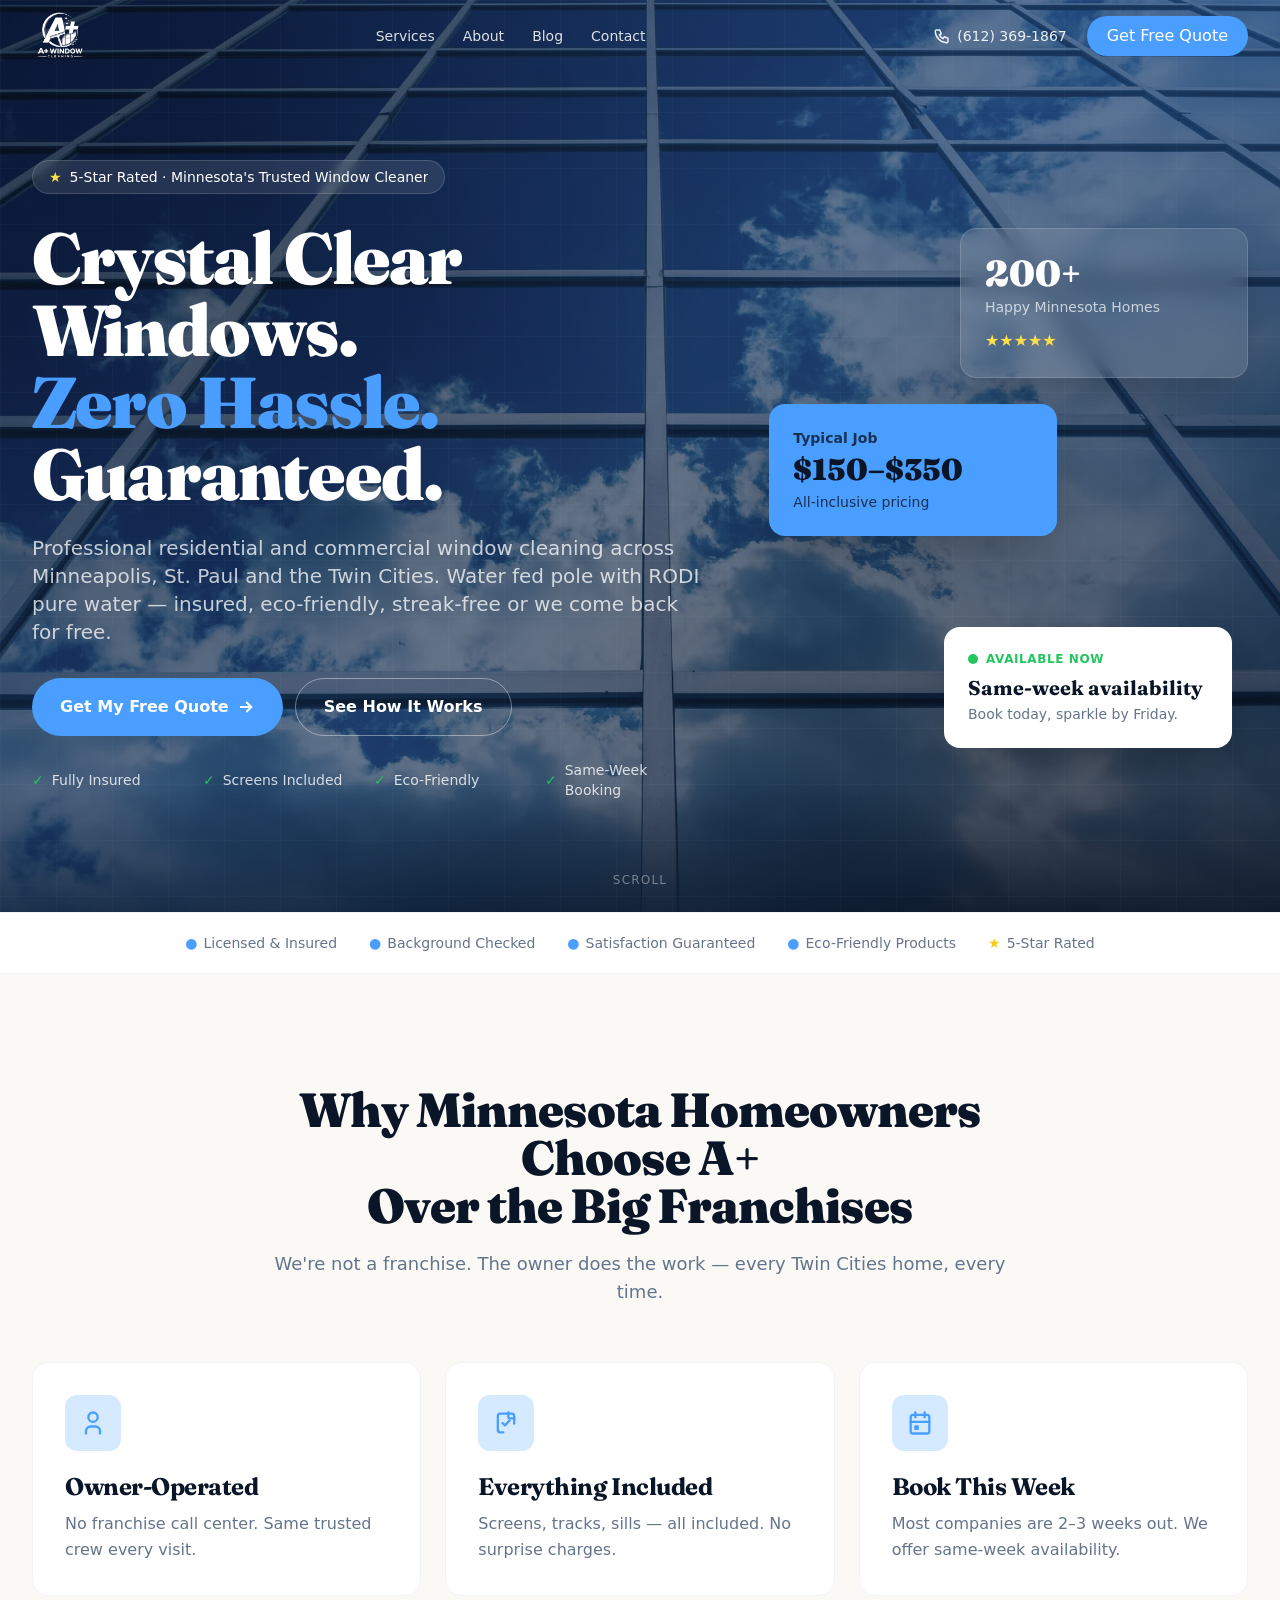
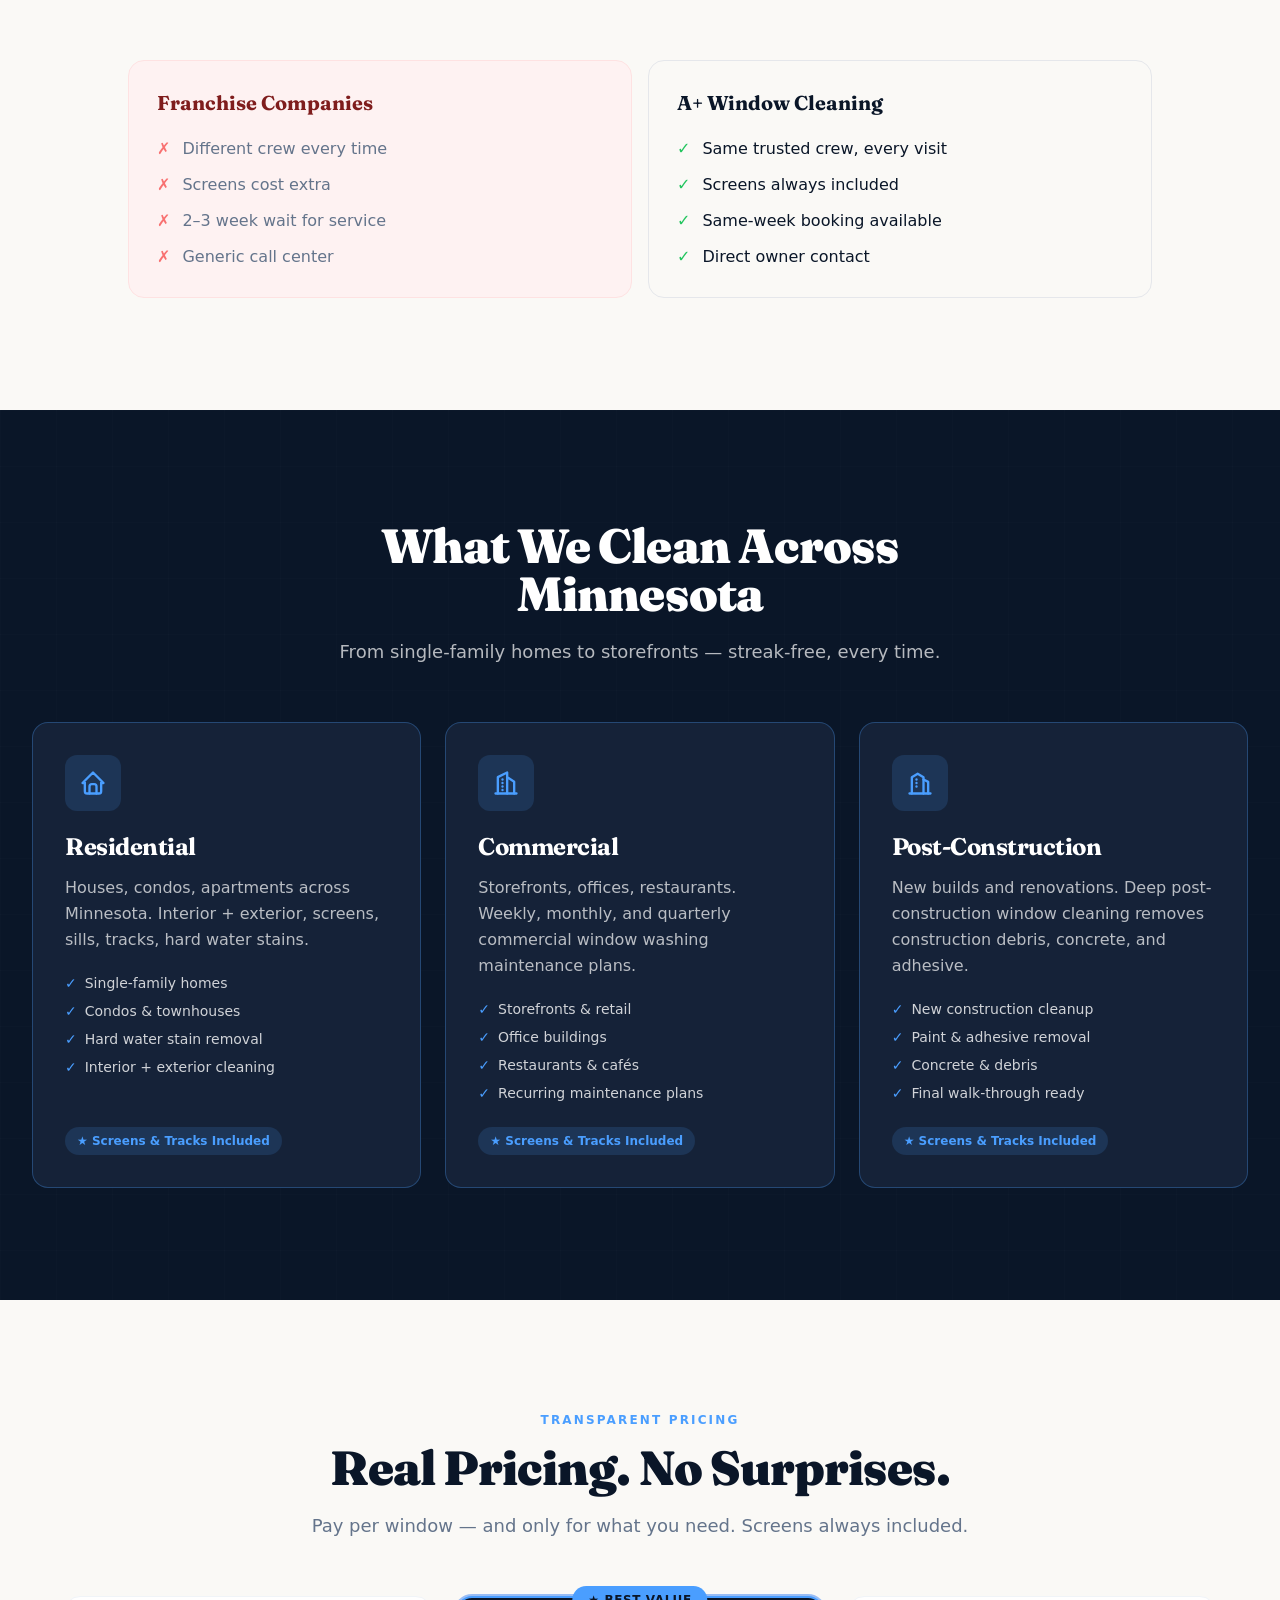
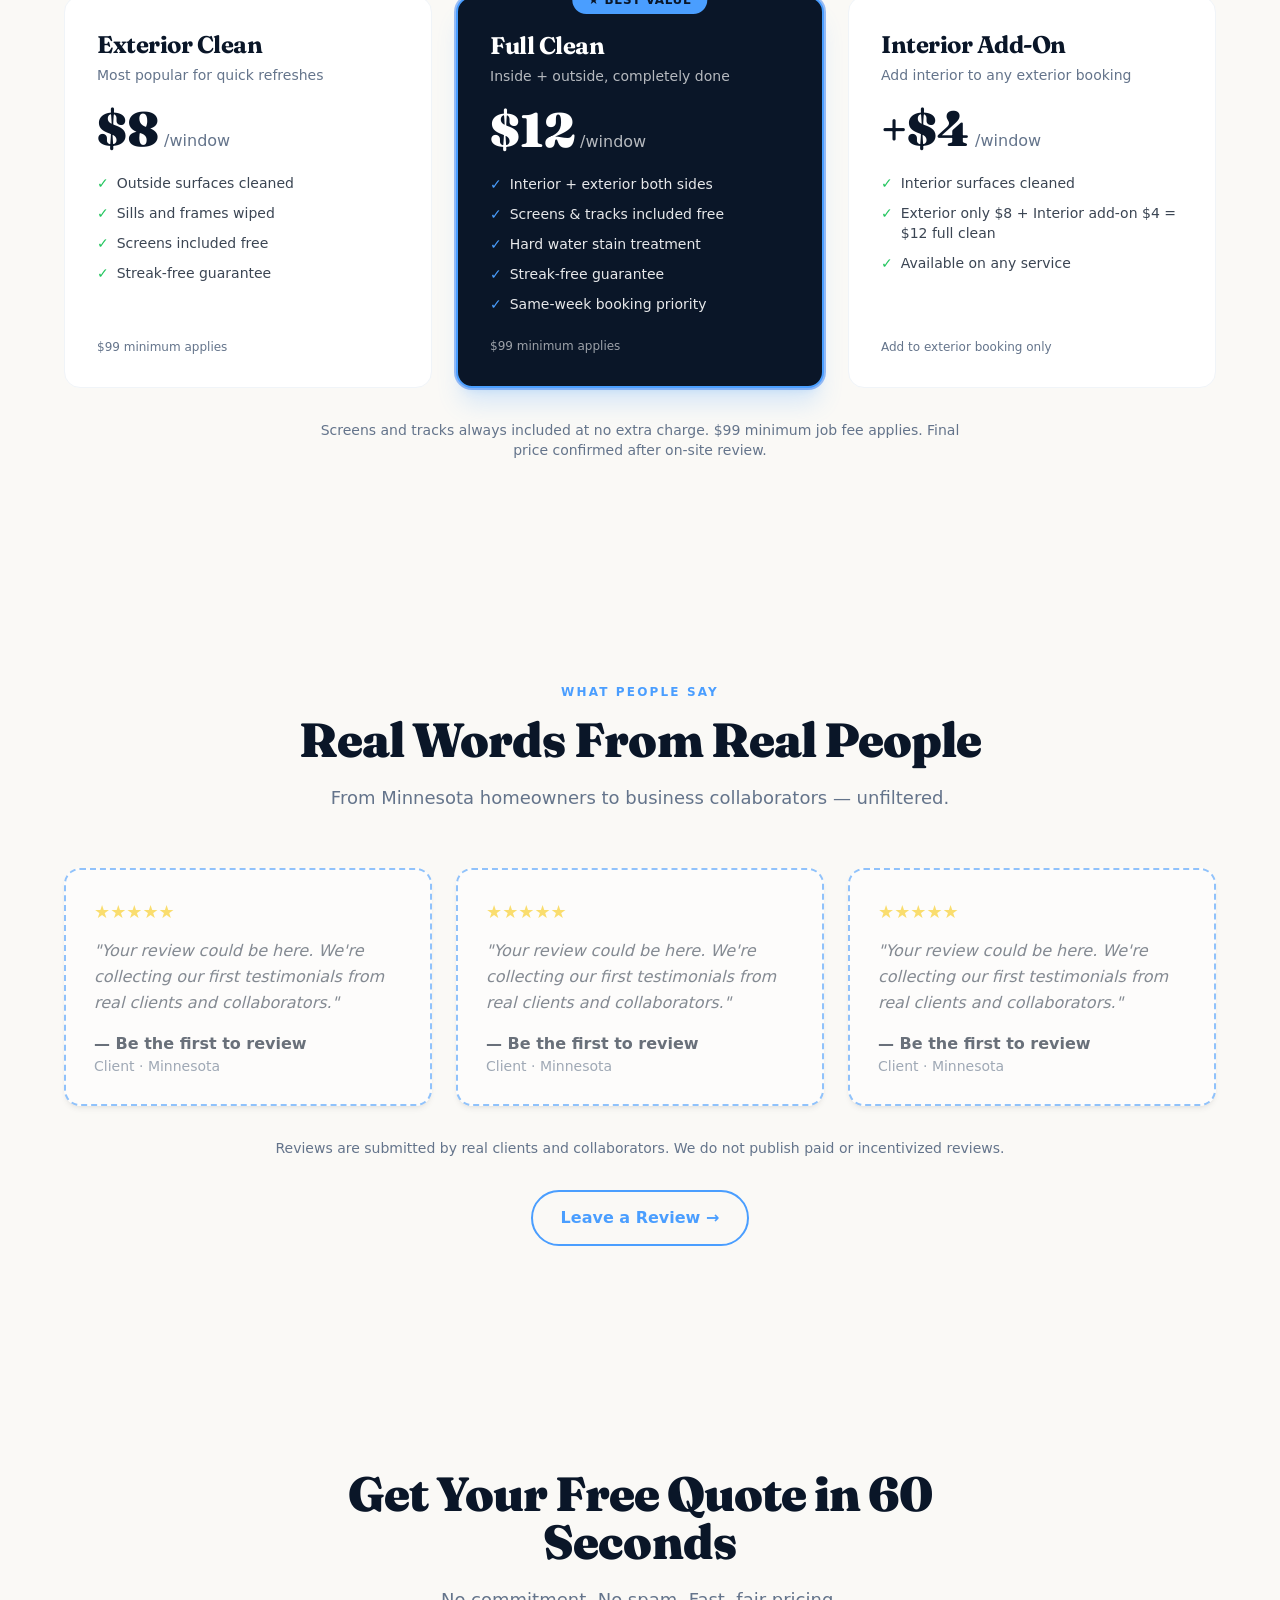
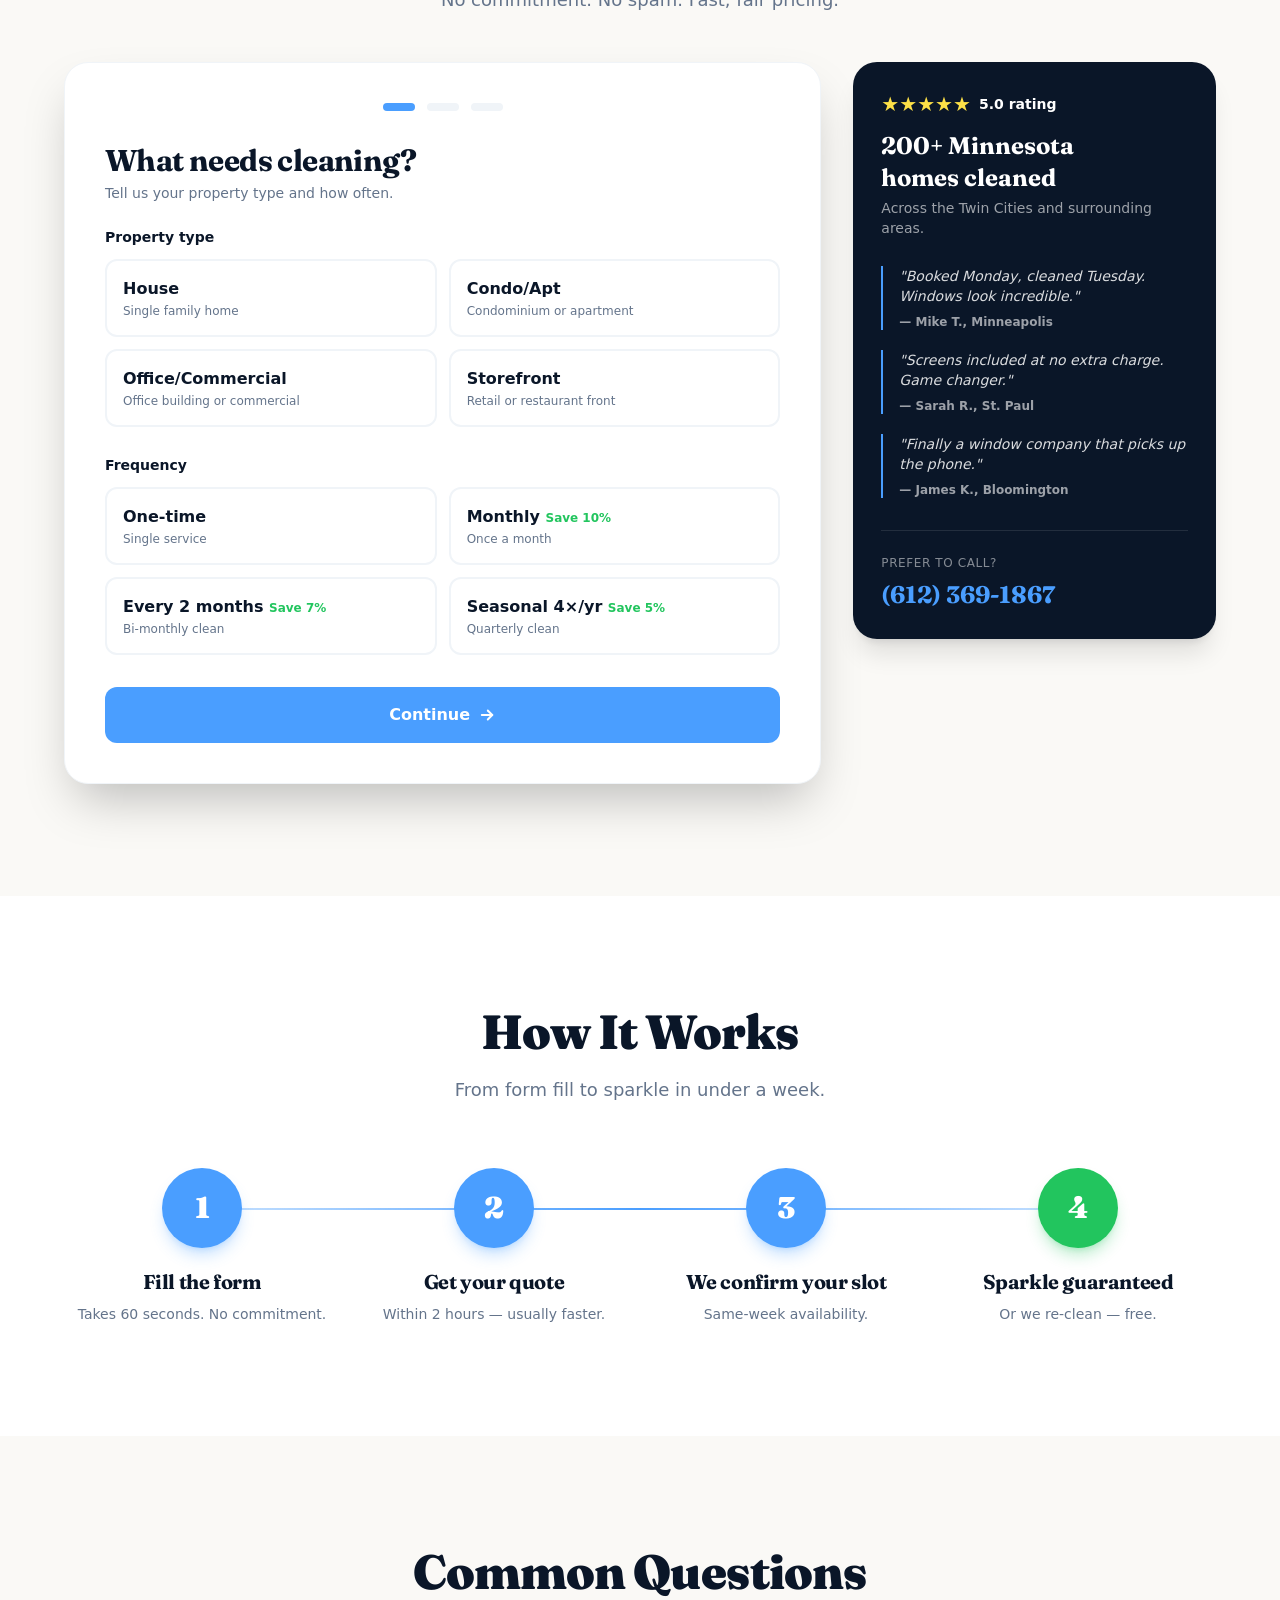
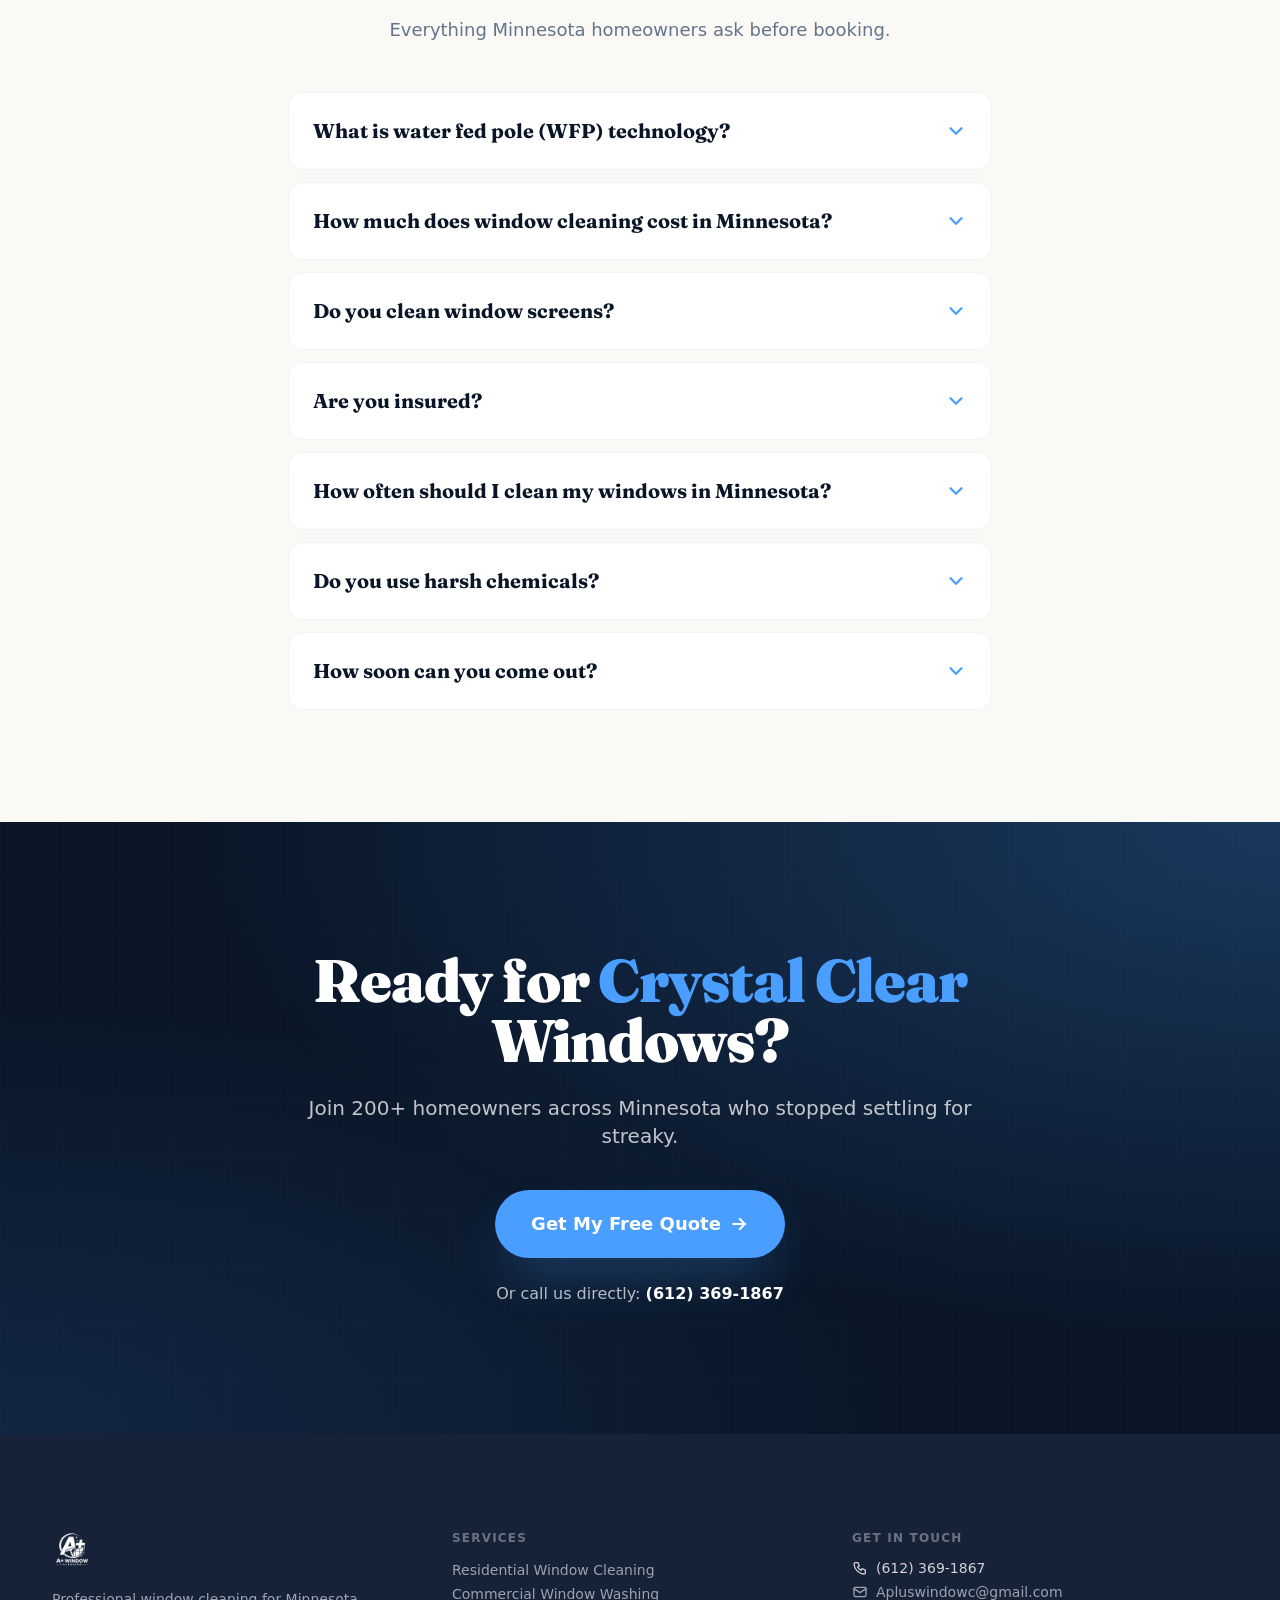
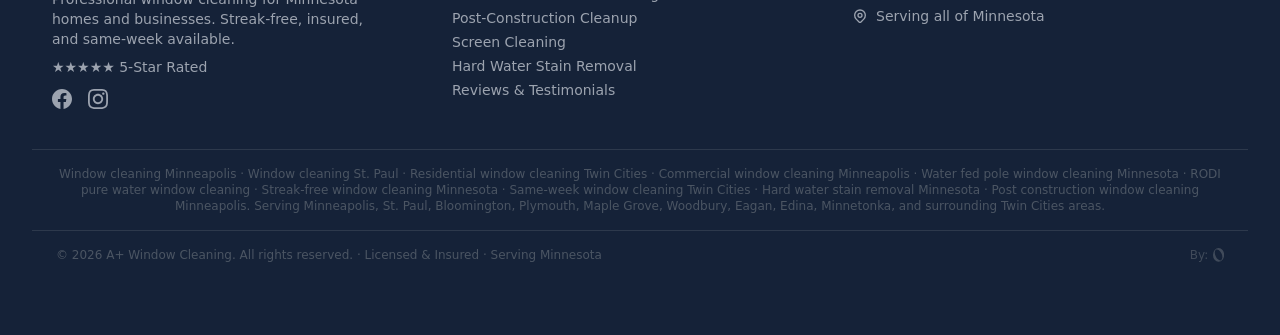
<file: index.html>
<!DOCTYPE html>
<html lang="en">
<head>
<meta charset="UTF-8" />
<meta name="viewport" content="width=device-width, initial-scale=1.0" />
<link rel="icon" type="image/png" sizes="32x32" href="/assets/favicon-32.png" />
<link rel="icon" type="image/png" sizes="512x512" href="/assets/icon-512.png" />
<link rel="apple-touch-icon" sizes="180x180" href="/assets/apple-touch-icon-180.png" />
<title>A+ Window Cleaning Minnesota | Water Fed Pole | Minneapolis & St. Paul | Free Quote</title>
<meta name="description" content="Minnesota's #1 owner-operated window cleaning service. Water fed pole + RODI pure water technology. Residential & commercial. Serving Minneapolis, St. Paul & Twin Cities. Free quote in 60 seconds. Same-week booking. Fully insured." />
<meta name="keywords" content="window cleaning Minneapolis, window cleaning St Paul, window cleaning Minnesota, residential window cleaning Twin Cities, commercial window washing Minneapolis, water fed pole Minnesota, RODI window cleaning, streak-free window cleaning, same week window cleaning Minnesota" />
<meta name="robots" content="index, follow" />
<meta name="theme-color" content="#0A1628" />
<link rel="canonical" href="https://aplus-window-cleaning.vercel.app/" />

<!-- Open Graph -->
<meta property="og:type" content="website" />
<meta property="og:title" content="A+ Window Cleaning Minnesota | Water Fed Pole | Minneapolis & St. Paul" />
<meta property="og:description" content="Owner-operated window cleaning across Minneapolis, St. Paul & Twin Cities. Water fed pole + RODI pure water. Insured, eco-friendly, streak-free guaranteed." />
<meta property="og:url" content="https://aplus-window-cleaning.vercel.app/" />
<meta property="og:site_name" content="A+ Window Cleaning" />
<meta property="og:image" content="https://aplus-window-cleaning.vercel.app/assets/logo.png" />
<meta name="twitter:card" content="summary_large_image" />
<meta name="twitter:title" content="A+ Window Cleaning Minnesota | Streak-Free Guaranteed" />
<meta name="twitter:description" content="Professional residential and commercial window cleaning across Minnesota. Get your free quote in 60 seconds." />

<!-- Preconnect for performance -->
<link rel="preconnect" href="https://fonts.googleapis.com" />
<link rel="preconnect" href="https://fonts.gstatic.com" crossorigin />
<link rel="preconnect" href="https://api.fontshare.com" />
<link rel="preconnect" href="https://cdn.fontshare.com" crossorigin />
<link href="https://fonts.googleapis.com/css2?family=Fraunces:opsz,wght@9..144,400;9..144,700;9..144,900&display=swap" rel="stylesheet" />
<link href="https://api.fontshare.com/v2/css?f[]=cabinet-grotesk@400,500,700,800&display=swap" rel="stylesheet" />

<!-- Tailwind (static build, see CLAUDE.md) -->
<link rel="stylesheet" href="/assets/tailwind.css" />

<style>
  html { scroll-behavior: smooth; }
  body { font-family: 'Cabinet Grotesk', system-ui, sans-serif; color: #0A1628; background: #FAF9F6; -webkit-font-smoothing: antialiased; }
  h1, h2, h3, h4, h5 { font-family: 'Fraunces', serif; letter-spacing: -0.02em; }

  /* Fade-in on scroll */
  .reveal { opacity: 0; transform: translateY(24px); transition: opacity 0.8s ease, transform 0.8s ease; }
  .reveal.visible { opacity: 1; transform: translateY(0); }

  /* Trust strip marquee (mobile) */
  .trust-marquee {
    overflow: hidden;
    position: relative;
    -webkit-mask-image: linear-gradient(90deg, transparent, #000 10%, #000 90%, transparent);
            mask-image: linear-gradient(90deg, transparent, #000 10%, #000 90%, transparent);
  }
  .trust-track {
    display: flex;
    width: max-content;
    gap: 2rem;
    padding-left: 1rem;
    animation: trust-scroll 24s linear infinite;
  }
  .trust-item {
    display: inline-flex;
    align-items: center;
    gap: 0.375rem;
    font-size: 0.875rem;
    font-weight: 500;
    color: #64748B;
    white-space: nowrap;
  }
  @keyframes trust-scroll {
    from { transform: translateX(0); }
    to   { transform: translateX(-50%); }
  }
  @media (prefers-reduced-motion: reduce) {
    .trust-track { animation: none; }
  }

  /* Hero grid background */
  .hero-grid {
    background-image:
      linear-gradient(rgba(255,255,255,0.04) 1px, transparent 1px),
      linear-gradient(90deg, rgba(255,255,255,0.04) 1px, transparent 1px);
    background-size: 56px 56px;
  }
  .hero-glow {
    background: radial-gradient(ellipse at top right, rgba(74,158,255,0.25), transparent 60%),
                radial-gradient(ellipse at bottom left, rgba(74,158,255,0.12), transparent 50%);
  }

  /* Buttons */
  .btn-primary { background: #4A9EFF; color: #fff; transition: all 0.2s ease; }
  .btn-primary:hover { background: #3B8EEE; transform: translateY(-1px); box-shadow: 0 12px 24px -8px rgba(74,158,255,0.5); }
  .btn-outline { border: 1.5px solid rgba(255,255,255,0.4); color: #fff; transition: all 0.2s ease; }
  .btn-outline:hover { border-color: #fff; background: rgba(255,255,255,0.08); }
  .btn-green { background: #22C55E; color: #fff; transition: all 0.2s ease; }
  .btn-green:hover { background: #16A34A; transform: translateY(-1px); box-shadow: 0 12px 24px -8px rgba(34,197,94,0.5); }

  /* Nav */
  #nav { transition: background-color 0.3s ease, backdrop-filter 0.3s ease, box-shadow 0.3s ease; }
  #nav.scrolled { background-color: rgba(10,22,40,0.95); backdrop-filter: blur(10px); box-shadow: 0 4px 24px rgba(0,0,0,0.15); }

  /* Form steps */
  .step { display: none; }
  .step.active { display: block; animation: fadeStep 0.4s ease; }
  @keyframes fadeStep { from { opacity: 0; transform: translateY(8px); } to { opacity: 1; transform: translateY(0); } }

  .option-btn { transition: all 0.2s ease; cursor: pointer; }
  .option-btn:hover { border-color: #4A9EFF; }
  .option-btn.selected { border-color: #4A9EFF; background: #D6EAFF; color: #0A1628; font-weight: 600; }

  .progress-dot { transition: all 0.3s ease; }
  .progress-dot.active { background: #4A9EFF; }
  .progress-dot.done { background: #22C55E; }
  @media (min-width: 768px) { .progress-dot.active { width: 32px; } }

  /* FAQ */
  .faq-item .faq-answer { max-height: 0; overflow: hidden; transition: max-height 0.4s ease; }
  .faq-item.open .faq-answer { max-height: 400px; }
  .faq-item.open .faq-chevron { transform: rotate(180deg); }
  .faq-chevron { transition: transform 0.3s ease; }

  /* Counter */
  .counter-btn { user-select: none; transition: all 0.15s ease; }
  .counter-btn:hover { background: #D6EAFF; }
  .counter-btn:active { transform: scale(0.92); }

  /* Hide scrollbar but allow scroll */
  ::selection { background: #4A9EFF; color: #fff; }

  /* ─── Mobile menu ─── */
  .mobile-menu-closed { max-height: 0; overflow: hidden; transition: max-height 0.3s ease-in-out; }
  .mobile-menu-open { max-height: 320px; overflow: hidden; transition: max-height 0.3s ease-in-out; }
  #mobile-menu a { transition: color 0.2s ease, background-color 0.2s ease; }

  /* ─── Nav height ─── */
  @media (max-width: 767px) {
    #nav { height: 64px; }
    #hamburger { width: 2rem; height: 2rem; padding: 0; }
    .mobile-menu-open { max-height: 280px !important; }
  }
  @media (min-width: 768px) { #nav { height: 72px; } }
  .nav-active { color: #4A9EFF !important; }

  /* ─── Mobile layout ─── */
  @media (max-width: 767px) {
    html, body { overflow-x: hidden !important; width: 100% !important; word-break: break-word; }

    /* 01 Hero */
    .hero-section { min-height: 100svh; }
    .hero-overlay { background: rgba(10,22,40,0.72) !important; }
    .hero-bottom-gradient { height: 10rem !important; }
    .hero-content { padding-top: 80px !important; padding-bottom: 40px !important; }
    .hero-h1 { font-size: clamp(2rem, 8vw, 3rem) !important; line-height: 1.1 !important; }
    .hero-subtext { font-size: 0.875rem !important; max-width: 100% !important; margin-bottom: 1.5rem !important; }
    .hero-ctas { display: flex !important; flex-direction: row !important; gap: 0.75rem !important; margin-bottom: 1rem !important; }
    .hero-ctas > a { flex: 1 !important; font-size: 0.8rem !important; padding: 0.75rem 0.5rem !important; white-space: nowrap !important; text-align: center !important; }
    .hero-stat-cards { display: none !important; }
    .hero-logo-above-badge { display: none !important; }
    .hero-trust { font-size: 0.75rem !important; gap: 0.5rem !important; margin-top: 1.25rem !important; }

    /* Section spacing */
    section {
      padding-top: 3rem !important;
      padding-bottom: 3rem !important;
      padding-left: 1.25rem !important;
      padding-right: 1.25rem !important;
    }

    /* Headings */
    h1 { font-size: clamp(1.9rem, 7.5vw, 2.8rem) !important; line-height: 1.1 !important; }
    h2 { font-size: clamp(1.5rem, 5.5vw, 2rem) !important; line-height: 1.2 !important; }
    h3 { font-size: 1.1rem !important; line-height: 1.3 !important; }

    /* Body */
    p { font-size: 0.9rem !important; line-height: 1.7 !important; }
    li { font-size: 0.875rem !important; line-height: 1.6 !important; }
    img { max-width: 100% !important; height: auto !important; }
    /* Nav logo must keep its explicit height — override the img rule above */
    #nav img { height: 3rem !important; width: auto !important; max-width: none !important; }
    /* Hero background image — must fill section on iOS Safari */
    .hero-bg-video { height: 100% !important; min-height: 100% !important; }

    /* Containers */
    .max-w-6xl, .max-w-5xl, .max-w-4xl, .max-w-3xl { max-width: 100% !important; }

    /* Grid: 3-col → 1-col */
    .grid-cols-3 { grid-template-columns: 1fr !important; }
    .gap-8, .gap-10, .gap-12, .gap-16 { gap: 1.25rem !important; }

    /* Inputs — prevent iOS auto-zoom */
    input, select, textarea { font-size: 16px !important; }

    /* Touch targets */
    button, .option-btn, .counter-btn, [role="button"] { min-height: 44px; }

    /* 05 Quote form */
    .option-btn { padding: 0.75rem 0.5rem !important; font-size: 0.8rem !important; border-radius: 0.75rem !important; min-height: 56px !important; }
    .counter-btn { width: 40px !important; height: 40px !important; min-width: 40px !important; min-height: 40px !important; border-radius: 9999px !important; }
    #price-display { font-size: 2rem !important; }
    #next-1, #next-2, button[type="submit"] { border-radius: 0.875rem !important; }

    /* 07 Pricing — show featured first */
    #pricing .grid { grid-template-columns: 1fr !important; }
    #pricing .order-2.md\:order-2 { order: -1 !important; }

    /* 10 How it works — number + text side by side */
    #how-it-works .grid > .reveal {
      display: grid !important;
      grid-template-columns: 2.5rem 1fr !important;
      grid-template-rows: auto auto !important;
      column-gap: 1rem !important;
      row-gap: 0.25rem !important;
      text-align: left !important;
    }
    #how-it-works .grid > .reveal > div:first-child {
      grid-column: 1 !important; grid-row: 1 / 3 !important;
      width: 2.5rem !important; height: 2.5rem !important;
      min-width: 2.5rem !important; font-size: 1rem !important;
      margin: 0 !important; align-self: center !important; flex-shrink: 0 !important;
    }
    #how-it-works .grid > .reveal > h3 { grid-column: 2 !important; grid-row: 1 !important; font-size: 1rem !important; margin-bottom: 0 !important; }
    #how-it-works .grid > .reveal > p  { grid-column: 2 !important; grid-row: 2 !important; font-size: 0.875rem !important; margin-bottom: 0 !important; }
  }
</style>

<!-- JSON-LD LocalBusiness -->
<script type="application/ld+json">
{
  "@context": "https://schema.org",
  "@type": "HomeAndConstructionBusiness",
  "name": "A+ Window Cleaning",
  "image": "https://aplus-window-cleaning.vercel.app/assets/logo.png",
  "description": "Professional residential and commercial window cleaning across Minnesota. Insured, eco-friendly, streak-free — or we come back for free.",
  "telephone": "+1-612-369-1867",
  "email": "Apluswindowc@gmail.com",
  "url": "https://aplus-window-cleaning.vercel.app",
  "priceRange": "$150-$350",
  "address": {
    "@type": "PostalAddress",
    "addressRegion": "MN",
    "addressCountry": "US"
  },
  "areaServed": [
    { "@type": "State", "name": "Minnesota" },
    { "@type": "City", "name": "Minneapolis" },
    { "@type": "City", "name": "St. Paul" },
    { "@type": "City", "name": "Bloomington" },
    { "@type": "City", "name": "Plymouth" },
    { "@type": "City", "name": "Maple Grove" },
    { "@type": "City", "name": "Woodbury" },
    { "@type": "City", "name": "Eagan" },
    { "@type": "City", "name": "Edina" },
    { "@type": "City", "name": "Minnetonka" }
  ],
  "serviceType": "Window Cleaning",
  "founder": {
    "@type": "Person",
    "name": "Amr Abdelhamid"
  },
  "sameAs": [
    "https://www.facebook.com/share/1NKfYwgnC9/",
    "https://www.instagram.com/apluss_wc"
  ],
  "aggregateRating": {
    "@type": "AggregateRating",
    "ratingValue": "5.0",
    "reviewCount": "200"
  },
  "openingHoursSpecification": {
    "@type": "OpeningHoursSpecification",
    "dayOfWeek": ["Monday","Tuesday","Wednesday","Thursday","Friday","Saturday"],
    "opens": "07:00",
    "closes": "19:00"
  },
  "slogan": "Crystal Clear Windows. Zero Hassle. Guaranteed.",
  "knowsAbout": [
    "Water Fed Pole Window Cleaning",
    "RODI Pure Water Filtration",
    "Residential Window Cleaning",
    "Commercial Window Washing",
    "Hard Water Stain Removal"
  ],
  "hasOfferCatalog": {
    "@type": "OfferCatalog",
    "name": "Window Cleaning Services",
    "itemListElement": [
      {
        "@type": "Offer",
        "itemOffered": {
          "@type": "Service",
          "name": "Residential Window Cleaning",
          "description": "Water fed pole residential window cleaning with RODI pure water filtration. Serving Minneapolis, St. Paul and Twin Cities Minnesota."
        }
      },
      {
        "@type": "Offer",
        "itemOffered": {
          "@type": "Service",
          "name": "Commercial Window Cleaning",
          "description": "Commercial window washing for storefronts, offices and restaurants across Minneapolis and Twin Cities."
        }
      },
      {
        "@type": "Offer",
        "itemOffered": {
          "@type": "Service",
          "name": "Water Fed Pole Window Cleaning",
          "description": "Professional water fed pole system with RODI filtration. Zero chemicals, streak-free results across Minnesota."
        }
      }
    ]
  }
}
</script>

<!-- JSON-LD FAQ -->
<script type="application/ld+json">
{
  "@context": "https://schema.org",
  "@type": "FAQPage",
  "mainEntity": [
    {
      "@type": "Question",
      "name": "How much does window cleaning cost in Minnesota?",
      "acceptedAnswer": { "@type": "Answer", "text": "Most residential jobs in Minnesota run $150–$350 depending on number of windows and whether you need interior cleaning. We give a precise quote for free — no obligation." }
    },
    {
      "@type": "Question",
      "name": "Do you clean window screens?",
      "acceptedAnswer": { "@type": "Answer", "text": "Yes — screens and tracks are always included in our standard service at no extra charge." }
    },
    {
      "@type": "Question",
      "name": "Are you insured?",
      "acceptedAnswer": { "@type": "Answer", "text": "Fully insured with $1M liability coverage on every job. Your property is protected." }
    },
    {
      "@type": "Question",
      "name": "How often should I clean my windows in Minnesota?",
      "acceptedAnswer": { "@type": "Answer", "text": "Most Minnesota homeowners book every 3–6 months. Spring and fall are peak seasons due to pollen and winter grime. We offer recurring plans with 5–10% discount." }
    },
    {
      "@type": "Question",
      "name": "Do you use harsh chemicals?",
      "acceptedAnswer": { "@type": "Answer", "text": "No — we use purified water systems and eco-friendly solutions. Safe for kids, pets, and Minnesota's lakes." }
    },
    {
      "@type": "Question",
      "name": "How soon can you come out?",
      "acceptedAnswer": { "@type": "Answer", "text": "Most residential jobs in Minnesota are booked within the same week. Fill the form and we'll confirm your slot within 2 hours." }
    }
  ]
}
</script>
</head>

<body class="antialiased">

<!-- ════════════ 01 STICKY NAV ════════════ -->
<nav id="nav" class="fixed top-0 left-0 right-0 z-50 h-[64px] md:h-16">
  <div class="max-w-7xl mx-auto px-4 md:px-8 h-full flex items-center justify-between">
    <a href="/index.html" class="flex items-center" aria-label="A+ Window Cleaning Minnesota home">
      <img src="/assets/logo-200.png" width="200" height="200" alt="A+ Window Cleaning Minnesota" class="h-12 md:h-14 w-auto object-contain" loading="eager" style="filter: brightness(0) invert(1);" />
    </a>
    <div class="hidden md:flex items-center gap-7 text-sm font-medium text-white/85">
      <a href="services.html" class="hover:text-white transition">Services</a>
      <a href="about.html" class="hover:text-white transition">About</a>
      <a href="blog.html" class="hover:text-white transition">Blog</a>
      <a href="contact.html" class="hover:text-white transition">Contact</a>
    </div>
    <div class="flex items-center gap-2 md:gap-5">
      <a href="tel:+16123691867" class="hidden md:flex items-center gap-1.5 text-white/90 hover:text-white text-sm font-medium">
        <svg xmlns="http://www.w3.org/2000/svg" width="18" height="18" viewBox="0 0 24 24" fill="none" stroke="currentColor" stroke-width="2" stroke-linecap="round" stroke-linejoin="round"><path d="M5 4h4l2 5l-2.5 1.5a11 11 0 0 0 5 5l1.5 -2.5l5 2v4a2 2 0 0 1 -2 2a16 16 0 0 1 -15 -15a2 2 0 0 1 2 -2"/></svg>
        (612) 369-1867
      </a>
      <a href="index.html#quote-form" class="bg-[#4A9EFF] hover:bg-[#3b8fe8] text-white font-medium rounded-full text-sm px-3 py-1.5 md:text-base md:px-5 md:py-2 whitespace-nowrap flex-shrink-0 transition-colors duration-200">Get Free Quote</a>
      <button id="hamburger" type="button" class="md:hidden text-white inline-flex items-center justify-center flex-shrink-0" aria-label="Open menu" aria-expanded="false">
        <svg xmlns="http://www.w3.org/2000/svg" width="28" height="28" viewBox="0 0 24 24" fill="none" stroke="currentColor" stroke-width="2.5" stroke-linecap="round" stroke-linejoin="round"><path d="M4 6h16"/><path d="M4 12h16"/><path d="M4 18h16"/></svg>
      </button>
    </div>
  </div>
  <div id="mobile-menu" class="md:hidden absolute left-0 right-0 top-full shadow-xl mobile-menu-closed" style="background:#0A1628;border-top:1px solid rgba(255,255,255,0.1);">
    <a href="services.html" class="block text-white font-medium hover:text-sky-400" style="padding:1rem 1.5rem;font-size:1rem;border-bottom:1px solid rgba(255,255,255,0.08);">Services</a>
    <a href="about.html" class="block text-white font-medium hover:text-sky-400" style="padding:1rem 1.5rem;font-size:1rem;border-bottom:1px solid rgba(255,255,255,0.08);">About</a>
    <a href="blog.html" class="block text-white font-medium hover:text-sky-400" style="padding:1rem 1.5rem;font-size:1rem;border-bottom:1px solid rgba(255,255,255,0.08);">Blog</a>
    <a href="contact.html" class="block text-white font-medium hover:text-sky-400" style="padding:1rem 1.5rem;font-size:1rem;">Contact</a>
  </div>
</nav>

<!-- ════════════ 02 HERO ════════════ -->
<section class="hero-section relative min-h-[100svh] bg-navy text-white overflow-hidden flex items-center pt-16 pb-16 md:pb-0">
  <picture>
    <source type="image/webp" srcset="/assets/hero-image-960.webp 960w, /assets/hero-image-1920.webp 1920w" sizes="100vw" />
    <img
      class="hero-bg-video absolute inset-0 w-full h-full object-cover"
      src="/assets/hero-image.jpg?v=3"
      width="1920" height="1277"
      fetchpriority="high"
      decoding="async"
      alt=""
      style="z-index:0;"
    />
  </picture>
  <div class="hero-overlay absolute inset-0" style="background:rgba(10,22,40,0.60);z-index:1;"></div>
  <div class="absolute inset-0" style="background:linear-gradient(135deg,rgba(10,22,40,0.35) 0%,rgba(74,158,255,0.06) 50%,rgba(10,22,40,0.45) 100%);z-index:2;"></div>
  <div class="hero-bottom-gradient absolute bottom-0 left-0 right-0 h-32" style="background:linear-gradient(to bottom,transparent,rgba(10,22,40,0.85));z-index:3;"></div>
  <div class="absolute inset-0 hero-grid opacity-60" style="z-index:4;"></div>
  <div class="absolute inset-0 hero-glow" style="z-index:5;"></div>

  <div class="hero-content relative max-w-7xl mx-auto px-4 md:px-8 py-12 md:py-24 grid lg:grid-cols-12 gap-12 items-center w-full" style="z-index:10;">
    <!-- Left -->
    <div class="lg:col-span-7 min-w-0">

      <div class="inline-flex items-center gap-2 bg-white/10 border border-white/15 backdrop-blur-sm px-4 py-1.5 rounded-full text-sm font-medium mb-6 md:mb-7 max-w-full overflow-hidden">
        <span class="text-yellow-300 flex-shrink-0">★</span><span class="truncate">5-Star Rated · Minnesota's Trusted Window Cleaner</span>
      </div>
      <h1 class="hero-h1 font-serif font-black text-4xl md:text-6xl lg:text-7xl leading-[1.1] md:leading-[1.02] tracking-tight mb-6">
        Crystal Clear Windows.<br />
        <span class="text-sky">Zero Hassle.</span><br />
        Guaranteed.
      </h1>
      <p class="hero-subtext text-base md:text-xl text-white/80 md:text-white/75 max-w-[85%] md:max-w-2xl leading-relaxed mb-8">
        Professional residential and commercial window cleaning across Minneapolis, St. Paul and the Twin Cities. Water fed pole with RODI pure water — insured, eco-friendly, streak-free or we come back for free.
      </p>
      <div class="hero-ctas flex gap-3 mb-4">
        <a href="#quote-form" class="hero-cta-primary btn-primary flex-1 sm:flex-none sm:w-auto px-5 sm:px-7 py-3.5 sm:py-4 rounded-full font-semibold text-sm sm:text-base inline-flex items-center justify-center gap-2 min-h-[44px]">
          Get My Free Quote
          <svg xmlns="http://www.w3.org/2000/svg" width="18" height="18" viewBox="0 0 24 24" fill="none" stroke="currentColor" stroke-width="2.5" stroke-linecap="round" stroke-linejoin="round"><path d="M5 12l14 0"/><path d="M13 18l6 -6"/><path d="M13 6l6 6"/></svg>
        </a>
        <a href="#how-it-works" class="hero-cta-secondary btn-outline flex-1 sm:flex-none sm:w-auto px-5 sm:px-7 py-3.5 sm:py-4 rounded-full font-semibold text-sm sm:text-base inline-flex items-center justify-center min-h-[44px]">
          See How It Works
        </a>
      </div>

      <!-- Mobile stat cards — snapping horizontal scroll row (desktop uses floating cards in right column) -->
      <div class="overflow-x-auto snap-x snap-mandatory pb-2 -mx-4 px-4 mt-2 mb-4 lg:hidden" style="scrollbar-width:none;-webkit-overflow-scrolling:touch;">
        <div class="flex gap-3">
          <div class="snap-start shrink-0 w-40 bg-white/10 border border-white/20 backdrop-blur-sm rounded-xl px-4 py-3">
            <div class="text-2xl font-serif font-black text-white leading-none">200+</div>
            <div class="text-white/70 text-xs mt-0.5">Happy Homes</div>
            <div class="text-yellow-300 text-xs mt-1.5">★★★★★</div>
          </div>
          <div class="snap-start shrink-0 w-40 bg-sky text-navy rounded-xl px-4 py-3">
            <div class="text-xs font-semibold opacity-75 mb-0.5">Typical Job</div>
            <div class="text-xl font-serif font-black leading-none">$150–$350</div>
            <div class="text-xs opacity-75 mt-0.5">All-inclusive</div>
          </div>
          <div class="snap-start shrink-0 w-40 bg-white text-navy rounded-xl px-4 py-3 pr-4 mr-4">
            <div class="flex items-center gap-1.5 mb-1">
              <span class="w-2 h-2 rounded-full bg-green animate-pulse flex-shrink-0"></span>
              <span class="text-xs font-semibold text-green uppercase tracking-wide">Available</span>
            </div>
            <div class="font-serif font-bold text-sm leading-snug">Same-week availability</div>
            <div class="text-xs text-text-muted mt-0.5">Book today, done by Friday.</div>
          </div>
        </div>
      </div>

      <!-- Trust bar -->
      <div class="hero-trust grid grid-cols-2 sm:grid-cols-4 gap-3 max-w-2xl mt-6 pb-4">
        <div class="flex items-center gap-2 text-sm text-white/80"><span class="text-green">✓</span> Fully Insured</div>
        <div class="flex items-center gap-2 text-sm text-white/80"><span class="text-green">✓</span> Screens Included</div>
        <div class="flex items-center gap-2 text-sm text-white/80"><span class="text-green">✓</span> Eco-Friendly</div>
        <div class="flex items-center gap-2 text-sm text-white/80"><span class="text-green">✓</span> Same-Week Booking</div>
      </div>
    </div>

    <!-- Right: floating cards (desktop only — hidden on mobile per spec) -->
    <div class="hidden lg:block lg:col-span-5 relative">
      <div class="relative h-[520px]">
        <div class="absolute top-0 right-0 bg-white/10 border border-white/15 backdrop-blur-md rounded-2xl p-6 w-72 shadow-2xl">
          <div class="text-4xl font-serif font-black text-white mb-1">200+</div>
          <div class="text-white/70 text-sm">Happy Minnesota Homes</div>
          <div class="flex gap-1 mt-3 text-yellow-300">★★★★★</div>
        </div>
        <div class="absolute top-44 left-0 bg-sky text-navy rounded-2xl p-6 w-72 shadow-2xl">
          <div class="text-sm font-semibold opacity-80 mb-1">Typical Job</div>
          <div class="text-3xl font-serif font-black mb-1">$150–$350</div>
          <div class="text-sm opacity-80">All-inclusive pricing</div>
        </div>
        <div class="absolute bottom-0 right-4 bg-white text-navy rounded-2xl p-6 w-72 shadow-2xl">
          <div class="flex items-center gap-2 mb-2">
            <span class="w-2.5 h-2.5 rounded-full bg-green animate-pulse"></span>
            <span class="text-xs font-semibold uppercase tracking-wider text-green">Available Now</span>
          </div>
          <div class="text-xl font-serif font-bold leading-tight">Same-week availability</div>
          <div class="text-sm text-text-muted mt-1">Book today, sparkle by Friday.</div>
        </div>
      </div>
    </div>
  </div>

  <!-- scroll hint -->
  <div class="absolute bottom-6 left-1/2 -translate-x-1/2 text-white/40 text-xs tracking-widest uppercase animate-bounce hidden md:block" style="z-index:10;">Scroll</div>
</section>

<!-- ════════════ 03 TRUST STRIP ════════════ -->
<section class="bg-white border-y border-warm py-3 md:py-5">
  <div class="max-w-6xl mx-auto md:px-5">
    <!-- Mobile: flex-wrap compact -->
    <div class="md:hidden flex flex-wrap justify-center gap-x-4 gap-y-2 text-xs font-medium text-text-muted px-2">
      <span class="flex items-center gap-1.5"><span class="w-2 h-2 rounded-full bg-sky inline-block"></span> Licensed & Insured</span>
      <span class="flex items-center gap-1.5"><span class="w-2 h-2 rounded-full bg-sky inline-block"></span> Background Checked</span>
      <span class="flex items-center gap-1.5"><span class="w-2 h-2 rounded-full bg-sky inline-block"></span> Satisfaction Guaranteed</span>
      <span class="flex items-center gap-1.5"><span class="w-2 h-2 rounded-full bg-sky inline-block"></span> Eco-Friendly Products</span>
      <span class="flex items-center gap-1.5"><span class="text-yellow-400">★</span> 5-Star Rated</span>
    </div>
    <!-- Desktop: flex layout -->
    <div class="hidden md:flex md:flex-wrap items-center justify-center gap-y-2 gap-x-8 text-sm font-medium text-text-muted">
      <span class="flex items-center gap-1.5"><span class="text-sky">●</span> Licensed & Insured</span>
      <span class="flex items-center gap-1.5"><span class="text-sky">●</span> Background Checked</span>
      <span class="flex items-center gap-1.5"><span class="text-sky">●</span> Satisfaction Guaranteed</span>
      <span class="flex items-center gap-1.5"><span class="text-sky">●</span> Eco-Friendly Products</span>
      <span class="flex items-center gap-1.5"><span class="text-yellow-400">★</span> 5-Star Rated</span>
    </div>
  </div>
</section>

<!-- ════════════ 04 WHY US ════════════ -->
<section class="bg-cream py-12 md:py-28 px-4 md:px-0">
  <div class="max-w-7xl mx-auto md:px-8">
    <div class="text-center max-w-3xl mx-auto mb-12 md:mb-14 reveal">
      <h2 class="font-serif font-black text-3xl md:text-5xl leading-tight mb-5 text-navy">
        Why Minnesota Homeowners Choose A+<br class="hidden md:inline" /> Over the Big Franchises
      </h2>
      <p class="text-base md:text-lg text-text-muted">We're not a franchise. The owner does the work — every Twin Cities home, every time.</p>
    </div>

    <!-- 3 column cards -->
    <div class="grid md:grid-cols-3 gap-6 mb-12 md:mb-16">
      <div class="reveal bg-white rounded-2xl p-8 border border-warm hover:shadow-xl hover:-translate-y-1 transition-all">
        <div class="w-14 h-14 rounded-xl bg-sky-light text-sky flex items-center justify-center mb-5">
          <svg xmlns="http://www.w3.org/2000/svg" width="28" height="28" viewBox="0 0 24 24" fill="none" stroke="currentColor" stroke-width="2" stroke-linecap="round" stroke-linejoin="round"><path d="M8 7a4 4 0 1 0 8 0a4 4 0 0 0 -8 0"/><path d="M6 21v-2a4 4 0 0 1 4 -4h4a4 4 0 0 1 4 4v2"/></svg>
        </div>
        <h3 class="font-serif text-xl md:text-2xl font-bold mb-2">Owner-Operated</h3>
        <p class="text-text-muted leading-relaxed">No franchise call center. Same trusted crew every visit.</p>
      </div>
      <div class="reveal bg-white rounded-2xl p-8 border border-warm hover:shadow-xl hover:-translate-y-1 transition-all">
        <div class="w-14 h-14 rounded-xl bg-sky-light text-sky flex items-center justify-center mb-5">
          <svg xmlns="http://www.w3.org/2000/svg" width="28" height="28" viewBox="0 0 24 24" fill="none" stroke="currentColor" stroke-width="2" stroke-linecap="round" stroke-linejoin="round"><path d="M9.615 20h-2.615a2 2 0 0 1 -2 -2v-12a2 2 0 0 1 2 -2h10a2 2 0 0 1 2 2v6.5"/><path d="M14 3v4a1 1 0 0 0 1 1h4"/><path d="M9 12l2 2l4 -4"/></svg>
        </div>
        <h3 class="font-serif text-xl md:text-2xl font-bold mb-2">Everything Included</h3>
        <p class="text-text-muted leading-relaxed">Screens, tracks, sills — all included. No surprise charges.</p>
      </div>
      <div class="reveal bg-white rounded-2xl p-8 border border-warm hover:shadow-xl hover:-translate-y-1 transition-all">
        <div class="w-14 h-14 rounded-xl bg-sky-light text-sky flex items-center justify-center mb-5">
          <svg xmlns="http://www.w3.org/2000/svg" width="28" height="28" viewBox="0 0 24 24" fill="none" stroke="currentColor" stroke-width="2" stroke-linecap="round" stroke-linejoin="round"><path d="M4 5m0 2a2 2 0 0 1 2 -2h12a2 2 0 0 1 2 2v12a2 2 0 0 1 -2 2h-12a2 2 0 0 1 -2 -2z"/><path d="M16 3l0 4"/><path d="M8 3l0 4"/><path d="M4 11l16 0"/><path d="M8 15h2v2h-2z"/></svg>
        </div>
        <h3 class="font-serif text-xl md:text-2xl font-bold mb-2">Book This Week</h3>
        <p class="text-text-muted leading-relaxed">Most companies are 2–3 weeks out. We offer same-week availability.</p>
      </div>
    </div>

    <!-- Comparison table -->
    <div class="reveal grid md:grid-cols-2 gap-4 max-w-5xl mx-auto">
      <div class="bg-red-50 border border-red-100 rounded-2xl p-7">
        <div class="font-serif font-bold text-lg md:text-xl text-red-900 mb-5">Franchise Companies</div>
        <ul class="space-y-3 text-text-muted">
          <li class="flex gap-3"><span class="text-red-400 font-bold">✗</span> Different crew every time</li>
          <li class="flex gap-3"><span class="text-red-400 font-bold">✗</span> Screens cost extra</li>
          <li class="flex gap-3"><span class="text-red-400 font-bold">✗</span> 2–3 week wait for service</li>
          <li class="flex gap-3"><span class="text-red-400 font-bold">✗</span> Generic call center</li>
        </ul>
      </div>
      <div class="bg-green-50 border border-green-200 rounded-2xl p-7">
        <div class="font-serif font-bold text-lg md:text-xl text-green-900 mb-5">A+ Window Cleaning</div>
        <ul class="space-y-3 text-green-900/80">
          <li class="flex gap-3"><span class="text-green font-bold">✓</span> Same trusted crew, every visit</li>
          <li class="flex gap-3"><span class="text-green font-bold">✓</span> Screens always included</li>
          <li class="flex gap-3"><span class="text-green font-bold">✓</span> Same-week booking available</li>
          <li class="flex gap-3"><span class="text-green font-bold">✓</span> Direct owner contact</li>
        </ul>
      </div>
    </div>
  </div>
</section>

<!-- ════════════ 05 SERVICES ════════════ -->
<section class="bg-navy text-white py-12 md:py-28 relative overflow-hidden">
  <div class="absolute inset-0 hero-grid opacity-30"></div>
  <div class="relative max-w-7xl mx-auto px-4 md:px-8">
    <div class="text-center max-w-3xl mx-auto mb-12 md:mb-14 reveal">
      <h2 class="font-serif font-black text-3xl md:text-5xl mb-5">What We Clean Across Minnesota</h2>
      <p class="text-base md:text-lg text-white/70">From single-family homes to storefronts — streak-free, every time.</p>
    </div>

    <div class="grid md:grid-cols-3 gap-6">
      <!-- Residential -->
      <div class="reveal bg-navy-mid border border-sky/30 rounded-2xl p-8 hover:border-sky transition-all flex flex-col">
        <div class="w-14 h-14 rounded-xl bg-sky/15 text-sky flex items-center justify-center mb-5">
          <svg xmlns="http://www.w3.org/2000/svg" width="28" height="28" viewBox="0 0 24 24" fill="none" stroke="currentColor" stroke-width="2" stroke-linecap="round" stroke-linejoin="round"><path d="M5 12l-2 0l9 -9l9 9l-2 0"/><path d="M5 12v7a2 2 0 0 0 2 2h10a2 2 0 0 0 2 -2v-7"/><path d="M9 21v-6a2 2 0 0 1 2 -2h2a2 2 0 0 1 2 2v6"/></svg>
        </div>
        <h3 class="font-serif text-xl md:text-2xl font-bold mb-3">Residential</h3>
        <p class="text-white/70 mb-5 leading-relaxed">Houses, condos, apartments across Minnesota. Interior + exterior, screens, sills, tracks, hard water stains.</p>
        <ul class="space-y-2 text-sm text-white/80 mb-6 flex-grow">
          <li class="flex gap-2"><span class="text-sky">✓</span> Single-family homes</li>
          <li class="flex gap-2"><span class="text-sky">✓</span> Condos & townhouses</li>
          <li class="flex gap-2"><span class="text-sky">✓</span> Hard water stain removal</li>
          <li class="flex gap-2"><span class="text-sky">✓</span> Interior + exterior cleaning</li>
        </ul>
        <span class="inline-flex items-center gap-1.5 self-start bg-sky/15 text-sky text-xs font-semibold px-3 py-1.5 rounded-full">★ Screens & Tracks Included</span>
      </div>

      <!-- Commercial -->
      <div class="reveal bg-navy-mid border border-sky/30 rounded-2xl p-8 hover:border-sky transition-all flex flex-col">
        <div class="w-14 h-14 rounded-xl bg-sky/15 text-sky flex items-center justify-center mb-5">
          <svg xmlns="http://www.w3.org/2000/svg" width="28" height="28" viewBox="0 0 24 24" fill="none" stroke="currentColor" stroke-width="2" stroke-linecap="round" stroke-linejoin="round"><path d="M3 21l18 0"/><path d="M5 21v-14l8 -4v18"/><path d="M19 21v-10l-6 -4"/><path d="M9 9l0 .01"/><path d="M9 12l0 .01"/><path d="M9 15l0 .01"/><path d="M9 18l0 .01"/></svg>
        </div>
        <h3 class="font-serif text-xl md:text-2xl font-bold mb-3">Commercial</h3>
        <p class="text-white/70 mb-5 leading-relaxed">Storefronts, offices, restaurants. Weekly, monthly, and quarterly commercial window washing maintenance plans.</p>
        <ul class="space-y-2 text-sm text-white/80 mb-6 flex-grow">
          <li class="flex gap-2"><span class="text-sky">✓</span> Storefronts & retail</li>
          <li class="flex gap-2"><span class="text-sky">✓</span> Office buildings</li>
          <li class="flex gap-2"><span class="text-sky">✓</span> Restaurants & cafés</li>
          <li class="flex gap-2"><span class="text-sky">✓</span> Recurring maintenance plans</li>
        </ul>
        <span class="inline-flex items-center gap-1.5 self-start bg-sky/15 text-sky text-xs font-semibold px-3 py-1.5 rounded-full">★ Screens & Tracks Included</span>
      </div>

      <!-- Post-Construction -->
      <div class="reveal bg-navy-mid border border-sky/30 rounded-2xl p-8 hover:border-sky transition-all flex flex-col">
        <div class="w-14 h-14 rounded-xl bg-sky/15 text-sky flex items-center justify-center mb-5">
          <svg xmlns="http://www.w3.org/2000/svg" width="28" height="28" viewBox="0 0 24 24" fill="none" stroke="currentColor" stroke-width="2" stroke-linecap="round" stroke-linejoin="round"><path d="M3 21h18"/><path d="M5 21v-14l5 -3l5 3v14"/><path d="M19 21v-10l-4 -2"/><path d="M9 9l0 .01"/><path d="M9 12l0 .01"/><path d="M9 15l0 .01"/></svg>
        </div>
        <h3 class="font-serif text-xl md:text-2xl font-bold mb-3">Post-Construction</h3>
        <p class="text-white/70 mb-5 leading-relaxed">New builds and renovations. Deep post-construction window cleaning removes construction debris, concrete, and adhesive.</p>
        <ul class="space-y-2 text-sm text-white/80 mb-6 flex-grow">
          <li class="flex gap-2"><span class="text-sky">✓</span> New construction cleanup</li>
          <li class="flex gap-2"><span class="text-sky">✓</span> Paint & adhesive removal</li>
          <li class="flex gap-2"><span class="text-sky">✓</span> Concrete & debris</li>
          <li class="flex gap-2"><span class="text-sky">✓</span> Final walk-through ready</li>
        </ul>
        <span class="inline-flex items-center gap-1.5 self-start bg-sky/15 text-sky text-xs font-semibold px-3 py-1.5 rounded-full">★ Screens & Tracks Included</span>
      </div>
    </div>
  </div>
</section>

<!-- ════════════ 05.4 PRICING ════════════ -->
<section id="pricing" class="bg-cream py-12 md:py-28 px-4 md:px-0">
  <div class="max-w-7xl mx-auto md:px-8">
    <div class="text-center max-w-3xl mx-auto mb-12 md:mb-14 reveal">
      <div class="text-sky text-xs font-bold uppercase tracking-[0.18em] mb-4">Transparent Pricing</div>
      <h2 class="font-serif font-black text-3xl md:text-5xl mb-5 text-navy">Real Pricing. No Surprises.</h2>
      <p class="text-base md:text-lg text-text-muted">Pay per window — and only for what you need. Screens always included.</p>
    </div>

    <div class="flex flex-col md:grid md:grid-cols-3 gap-6 max-w-6xl mx-auto mb-8">
      <!-- Card 1: Exterior Clean -->
      <div class="reveal bg-white rounded-2xl p-6 md:p-8 border border-warm hover:shadow-xl hover:-translate-y-1 transition-all flex flex-col order-2 md:order-none">
        <h3 class="font-serif text-xl md:text-2xl font-bold text-navy mb-1">Exterior Clean</h3>
        <p class="text-text-muted text-sm mb-5">Most popular for quick refreshes</p>
        <div class="mb-5">
          <span class="font-serif text-5xl font-black text-navy">$8</span>
          <span class="text-text-muted font-medium">/window</span>
        </div>
        <ul class="space-y-2.5 text-sm text-navy/80 mb-6 flex-grow">
          <li class="flex gap-2"><span class="text-green font-bold">✓</span> Outside surfaces cleaned</li>
          <li class="flex gap-2"><span class="text-green font-bold">✓</span> Sills and frames wiped</li>
          <li class="flex gap-2"><span class="text-green font-bold">✓</span> Screens included free</li>
          <li class="flex gap-2"><span class="text-green font-bold">✓</span> Streak-free guarantee</li>
        </ul>
        <p class="text-xs text-text-muted">$99 minimum applies</p>
      </div>

      <!-- Card 2: Full Clean (Best Value) — shown first on mobile -->
      <div class="reveal bg-navy text-white rounded-2xl pt-8 px-6 pb-6 md:p-8 border-2 border-sky ring-2 ring-sky-400 shadow-xl shadow-sky/20 flex flex-col relative overflow-visible order-first md:order-none">
        <span class="absolute -top-3 left-1/2 -translate-x-1/2 bg-sky text-navy text-xs font-bold uppercase tracking-wider px-4 py-1.5 rounded-full whitespace-nowrap z-10">★ Best Value</span>
        <h3 class="font-serif text-xl md:text-2xl font-bold mb-1">Full Clean</h3>
        <p class="text-white/70 text-sm mb-5">Inside + outside, completely done</p>
        <div class="mb-5">
          <span class="font-serif text-5xl font-black">$12</span>
          <span class="text-white/70 font-medium">/window</span>
        </div>
        <ul class="space-y-2.5 text-sm text-white/90 mb-6 flex-grow">
          <li class="flex gap-2"><span class="text-sky font-bold">✓</span> Interior + exterior both sides</li>
          <li class="flex gap-2"><span class="text-sky font-bold">✓</span> Screens & tracks included free</li>
          <li class="flex gap-2"><span class="text-sky font-bold">✓</span> Hard water stain treatment</li>
          <li class="flex gap-2"><span class="text-sky font-bold">✓</span> Streak-free guarantee</li>
          <li class="flex gap-2"><span class="text-sky font-bold">✓</span> Same-week booking priority</li>
        </ul>
        <p class="text-xs text-white/60">$99 minimum applies</p>
      </div>

      <!-- Card 3: Interior Add-On -->
      <div class="reveal bg-white rounded-2xl p-6 md:p-8 border border-warm hover:shadow-xl hover:-translate-y-1 transition-all flex flex-col order-3 md:order-none">
        <h3 class="font-serif text-xl md:text-2xl font-bold text-navy mb-1">Interior Add-On</h3>
        <p class="text-text-muted text-sm mb-5">Add interior to any exterior booking</p>
        <div class="mb-5">
          <span class="font-serif text-5xl font-black text-navy">+$4</span>
          <span class="text-text-muted font-medium">/window</span>
        </div>
        <ul class="space-y-2.5 text-sm text-navy/80 mb-6 flex-grow">
          <li class="flex gap-2"><span class="text-green font-bold">✓</span> Interior surfaces cleaned</li>
          <li class="flex gap-2"><span class="text-green font-bold">✓</span> Exterior only $8 + Interior add-on $4 = $12 full clean</li>
          <li class="flex gap-2"><span class="text-green font-bold">✓</span> Available on any service</li>
        </ul>
        <p class="text-xs text-text-muted">Add to exterior booking only</p>
      </div>
    </div>

    <p class="text-center text-sm text-text-muted max-w-2xl mx-auto reveal">Screens and tracks always included at no extra charge. $99 minimum job fee applies. Final price confirmed after on-site review.</p>
  </div>
</section>

<!-- ════════════ 05.5 REVIEWS ════════════ -->
<section id="reviews" class="bg-cream py-12 md:py-28 px-4 md:px-0">
  <div class="max-w-7xl mx-auto md:px-8">
    <div class="text-center max-w-3xl mx-auto mb-12 md:mb-14 reveal">
      <div class="text-sky text-xs font-bold uppercase tracking-[0.18em] mb-4">What People Say</div>
      <h2 class="font-serif font-black text-3xl md:text-5xl mb-5 text-navy">Real Words From Real People</h2>
      <p class="text-base md:text-lg text-text-muted">From Minnesota homeowners to business collaborators — unfiltered.</p>
    </div>

    <div class="grid md:grid-cols-3 gap-6 max-w-6xl mx-auto mb-8">
      <div class="review-placeholder bg-white rounded-2xl shadow-md p-7 border-2 border-dashed border-sky opacity-60">
        <div class="text-yellow-400 text-lg mb-3">★★★★★</div>
        <blockquote class="text-gray-700 leading-relaxed mb-4 italic">"Your review could be here. We're collecting our first testimonials from real clients and collaborators."</blockquote>
        <div>
          <p class="font-semibold text-navy">— Be the first to review</p>
          <p class="text-sm text-text-muted">Client · Minnesota</p>
        </div>
      </div>
      <div class="review-placeholder bg-white rounded-2xl shadow-md p-7 border-2 border-dashed border-sky opacity-60">
        <div class="text-yellow-400 text-lg mb-3">★★★★★</div>
        <blockquote class="text-gray-700 leading-relaxed mb-4 italic">"Your review could be here. We're collecting our first testimonials from real clients and collaborators."</blockquote>
        <div>
          <p class="font-semibold text-navy">— Be the first to review</p>
          <p class="text-sm text-text-muted">Client · Minnesota</p>
        </div>
      </div>
      <div class="review-placeholder bg-white rounded-2xl shadow-md p-7 border-2 border-dashed border-sky opacity-60">
        <div class="text-yellow-400 text-lg mb-3">★★★★★</div>
        <blockquote class="text-gray-700 leading-relaxed mb-4 italic">"Your review could be here. We're collecting our first testimonials from real clients and collaborators."</blockquote>
        <div>
          <p class="font-semibold text-navy">— Be the first to review</p>
          <p class="text-sm text-text-muted">Client · Minnesota</p>
        </div>
      </div>
    </div>

    <p class="text-center text-sm text-text-muted mb-8 reveal">Reviews are submitted by real clients and collaborators. We do not publish paid or incentivized reviews.</p>

    <div class="text-center reveal">
      <a href="/reviews.html" class="inline-flex items-center justify-center gap-2 px-7 py-3.5 rounded-full font-semibold text-base border-2 border-sky text-sky hover:bg-sky hover:text-white transition">
        Leave a Review →
      </a>
    </div>
  </div>
</section>

<!-- ════════════ 06 QUOTE FORM ════════════ -->
<section id="quote-form" class="bg-cream py-12 md:py-28 px-3 md:px-0">
  <div class="max-w-7xl mx-auto md:px-8">
    <div class="text-center max-w-3xl mx-auto mb-10 md:mb-12 reveal px-2 md:px-0">
      <h2 class="font-serif font-black text-3xl md:text-5xl mb-5 text-navy">Get Your Free Quote in 60 Seconds</h2>
      <p class="text-base md:text-lg text-text-muted">No commitment. No spam. Fast, fair pricing.</p>
    </div>

    <div class="grid lg:grid-cols-3 gap-8 max-w-6xl mx-auto">

      <!-- Mobile trust banner — shows above form on mobile, hidden on desktop (full sidebar appears instead) -->
      <div class="lg:hidden reveal bg-navy text-white rounded-2xl p-5">
        <div class="flex items-start justify-between gap-3">
          <div>
            <div class="text-yellow-300 text-sm mb-0.5">★★★★★ <span class="text-white font-semibold text-sm">5.0 rating</span></div>
            <div class="font-serif text-xl font-bold leading-tight">200+ MN homes<br>cleaned</div>
            <div class="text-white/50 text-xs mt-0.5">Twin Cities & surrounding areas</div>
          </div>
          <a href="tel:+16123691867" class="flex-shrink-0 text-right">
            <div class="text-xs text-white/50 mb-0.5">Call directly</div>
            <div class="text-sky font-serif font-bold text-base whitespace-nowrap">(612) 369-1867</div>
          </a>
        </div>
        <div class="mt-3 pt-3 border-t border-white/10 text-xs italic text-white/60">"Booked Monday, cleaned Tuesday. Windows look incredible." — Mike T., Minneapolis</div>
      </div>

      <!-- FORM CARD -->
      <div class="lg:col-span-2 reveal">
        <div class="bg-white rounded-2xl md:rounded-3xl shadow-2xl p-5 md:p-10 border border-warm overflow-hidden">

          <!-- Progress dots -->
          <div class="flex items-center justify-center gap-3 mb-8" id="progress-dots">
            <span class="progress-dot active h-3 w-3 md:h-2 md:w-8 rounded-full bg-warm"></span>
            <span class="progress-dot h-3 w-3 md:h-2 md:w-8 rounded-full bg-warm"></span>
            <span class="progress-dot h-3 w-3 md:h-2 md:w-8 rounded-full bg-warm"></span>
          </div>

          <form id="quote" action="https://formspree.io/f/xjgqbyap" method="POST" novalidate>

            <!-- STEP 1 -->
            <div class="step active" data-step="1">
              <h3 class="font-serif text-2xl md:text-3xl font-bold mb-1 text-navy">What needs cleaning?</h3>
              <p class="text-text-muted mb-6 text-sm">Tell us your property type and how often.</p>

              <label class="block text-sm font-semibold text-navy mb-3">Property type</label>
              <div class="grid grid-cols-2 gap-3 mb-7" data-group="property">
                <button type="button" class="option-btn border-2 border-warm rounded-xl p-4 text-left" data-value="House">
                  <div class="font-semibold">House</div>
                  <div class="text-xs text-text-muted mt-0.5">Single family home</div>
                </button>
                <button type="button" class="option-btn border-2 border-warm rounded-xl p-4 text-left" data-value="Condo/Apt">
                  <div class="font-semibold">Condo/Apt</div>
                  <div class="text-xs text-text-muted mt-0.5">Condominium or apartment</div>
                </button>
                <button type="button" class="option-btn border-2 border-warm rounded-xl p-4 text-left" data-value="Office/Commercial">
                  <div class="font-semibold">Office/Commercial</div>
                  <div class="text-xs text-text-muted mt-0.5">Office building or commercial</div>
                </button>
                <button type="button" class="option-btn border-2 border-warm rounded-xl p-4 text-left" data-value="Storefront">
                  <div class="font-semibold">Storefront</div>
                  <div class="text-xs text-text-muted mt-0.5">Retail or restaurant front</div>
                </button>
              </div>

              <label class="block text-sm font-semibold text-navy mb-3">Frequency</label>
              <div class="grid grid-cols-2 gap-3 mb-8" data-group="frequency">
                <button type="button" class="option-btn border-2 border-warm rounded-xl p-4 text-left" data-value="One-time" data-discount="0">
                  <div class="font-semibold">One-time</div>
                  <div class="text-xs text-text-muted mt-0.5">Single service</div>
                </button>
                <button type="button" class="option-btn border-2 border-warm rounded-xl p-4 text-left" data-value="Monthly" data-discount="0.10">
                  <div class="font-semibold">Monthly <span class="text-green text-xs">Save 10%</span></div>
                  <div class="text-xs text-text-muted mt-0.5">Once a month</div>
                </button>
                <button type="button" class="option-btn border-2 border-warm rounded-xl p-4 text-left" data-value="Every 2 months" data-discount="0.07">
                  <div class="font-semibold">Every 2 months <span class="text-green text-xs">Save 7%</span></div>
                  <div class="text-xs text-text-muted mt-0.5">Bi-monthly clean</div>
                </button>
                <button type="button" class="option-btn border-2 border-warm rounded-xl p-4 text-left" data-value="Seasonal" data-discount="0.05">
                  <div class="font-semibold">Seasonal 4×/yr <span class="text-green text-xs">Save 5%</span></div>
                  <div class="text-xs text-text-muted mt-0.5">Quarterly clean</div>
                </button>
              </div>

              <button type="button" id="next-1" class="btn-primary w-full py-4 rounded-xl font-semibold text-base flex items-center justify-center gap-2 disabled:opacity-50 disabled:cursor-not-allowed">
                Continue
                <svg xmlns="http://www.w3.org/2000/svg" width="18" height="18" viewBox="0 0 24 24" fill="none" stroke="currentColor" stroke-width="2.5" stroke-linecap="round" stroke-linejoin="round"><path d="M5 12l14 0"/><path d="M13 18l6 -6"/><path d="M13 6l6 6"/></svg>
              </button>
            </div>

            <!-- STEP 2 -->
            <div class="step" data-step="2">
              <h3 class="font-serif text-2xl md:text-3xl font-bold mb-1 text-navy">How many windows?</h3>
              <p class="text-text-muted mb-6 text-sm">Rough counts are fine — we'll confirm on-site.</p>

              <div class="space-y-4 mb-6">
                <!-- counter row -->
                <div class="flex items-center justify-between bg-warm rounded-xl p-4">
                  <div>
                    <div class="font-semibold text-navy">Exterior Only</div>
                    <div class="text-xs text-text-muted">$8 per window</div>
                  </div>
                  <div class="flex items-center gap-1">
                    <button type="button" class="counter-btn min-w-[44px] min-h-[44px] w-11 h-11 rounded-full bg-white border border-warm flex items-center justify-center font-bold text-navy text-lg" data-counter="ext" data-action="dec">−</button>
                    <span class="w-10 text-center font-semibold text-navy text-lg" id="count-ext">0</span>
                    <button type="button" class="counter-btn min-w-[44px] min-h-[44px] w-11 h-11 rounded-full bg-white border border-warm flex items-center justify-center font-bold text-navy text-lg" data-counter="ext" data-action="inc">+</button>
                  </div>
                </div>

                <div class="flex items-center justify-between bg-warm rounded-xl p-4">
                  <div>
                    <div class="font-semibold text-navy">Interior + Exterior</div>
                    <div class="text-xs text-text-muted">$12 per window (full clean)</div>
                  </div>
                  <div class="flex items-center gap-1">
                    <button type="button" class="counter-btn min-w-[44px] min-h-[44px] w-11 h-11 rounded-full bg-white border border-warm flex items-center justify-center font-bold text-navy text-lg" data-counter="both" data-action="dec">−</button>
                    <span class="w-10 text-center font-semibold text-navy text-lg" id="count-both">0</span>
                    <button type="button" class="counter-btn min-w-[44px] min-h-[44px] w-11 h-11 rounded-full bg-white border border-warm flex items-center justify-center font-bold text-navy text-lg" data-counter="both" data-action="inc">+</button>
                  </div>
                </div>

                <div class="flex items-center justify-between bg-green-50 border border-green-200 rounded-xl p-4">
                  <div>
                    <div class="font-semibold text-navy">Screens & Tracks</div>
                    <div class="text-xs text-text-muted">Included FREE ✓</div>
                  </div>
                  <span class="inline-flex items-center gap-1.5 bg-green text-white text-xs font-semibold px-3 py-1.5 rounded-full">FREE with any service</span>
                </div>
              </div>

              <!-- Live price estimator -->
              <div class="bg-gradient-to-br from-sky/10 to-sky-light/40 border border-sky/30 rounded-2xl p-5 md:p-6 mb-3">
                <div class="flex items-center justify-between mb-1">
                  <span class="text-xs md:text-sm font-semibold text-navy uppercase tracking-wider">Live estimate</span>
                  <span class="text-xs text-text-muted">updates as you adjust</span>
                </div>
                <div class="font-serif text-3xl md:text-5xl font-black text-navy mt-2" id="price-display">$0 – $0</div>
                <div class="text-xs text-text-muted mt-2">estimated range — final price confirmed after on-site review. Streak-free guarantee included.</div>
              </div>
              <p class="text-xs text-text-muted mb-6 text-center">$99 minimum job fee applies</p>

              <div class="grid grid-cols-2 gap-3">
                <button type="button" id="back-2" class="border border-warm bg-white hover:bg-warm text-navy py-4 rounded-xl font-semibold flex items-center justify-center gap-2 transition">
                  <svg xmlns="http://www.w3.org/2000/svg" width="16" height="16" viewBox="0 0 24 24" fill="none" stroke="currentColor" stroke-width="2.5" stroke-linecap="round" stroke-linejoin="round"><path d="M5 12l14 0"/><path d="M5 12l6 6"/><path d="M5 12l6 -6"/></svg>
                  Back
                </button>
                <button type="button" id="next-2" class="btn-primary py-4 rounded-xl font-semibold flex items-center justify-center gap-2">
                  Get My Quote
                  <svg xmlns="http://www.w3.org/2000/svg" width="16" height="16" viewBox="0 0 24 24" fill="none" stroke="currentColor" stroke-width="2.5" stroke-linecap="round" stroke-linejoin="round"><path d="M5 12l14 0"/><path d="M13 18l6 -6"/><path d="M13 6l6 6"/></svg>
                </button>
              </div>
            </div>

            <!-- STEP 3 -->
            <div class="step" data-step="3">
              <h3 class="font-serif text-2xl md:text-3xl font-bold mb-1 text-navy">Where should we send it?</h3>
              <p class="text-text-muted mb-6 text-sm">We respond within 2 hours — usually faster.</p>

              <div class="grid sm:grid-cols-2 gap-4 mb-4">
                <div>
                  <label class="block text-sm font-medium text-navy mb-1.5">First name</label>
                  <input type="text" name="first_name" required class="w-full px-4 py-3 rounded-xl border border-warm focus:border-sky focus:outline-none focus:ring-2 focus:ring-sky/20 transition" placeholder="Jane" />
                </div>
                <div>
                  <label class="block text-sm font-medium text-navy mb-1.5">Last name</label>
                  <input type="text" name="last_name" required class="w-full px-4 py-3 rounded-xl border border-warm focus:border-sky focus:outline-none focus:ring-2 focus:ring-sky/20 transition" placeholder="Smith" />
                </div>
              </div>
              <div class="mb-4">
                <label class="block text-sm font-medium text-navy mb-1.5">Email</label>
                <input type="email" name="email" required class="w-full px-4 py-3 rounded-xl border border-warm focus:border-sky focus:outline-none focus:ring-2 focus:ring-sky/20 transition" placeholder="jane@email.com" />
              </div>
              <div class="grid sm:grid-cols-2 gap-4 mb-4">
                <div>
                  <label class="block text-sm font-medium text-navy mb-1.5">Phone</label>
                  <input type="tel" name="phone" required class="w-full px-4 py-3 rounded-xl border border-warm focus:border-sky focus:outline-none focus:ring-2 focus:ring-sky/20 transition" placeholder="(612) 555-0123" />
                </div>
                <div>
                  <label class="block text-sm font-medium text-navy mb-1.5">ZIP code</label>
                  <input type="text" name="zip" required pattern="[0-9]{5}" maxlength="5" class="w-full px-4 py-3 rounded-xl border border-warm focus:border-sky focus:outline-none focus:ring-2 focus:ring-sky/20 transition" placeholder="55401" />
                </div>
              </div>

              <label class="flex items-start gap-3 mb-6 cursor-pointer">
                <input type="checkbox" name="text_me" class="mt-1 w-4 h-4 accent-sky" />
                <span class="text-sm text-text-muted">Text me my quote instead of emailing.</span>
              </label>

              <!-- Hidden fields populated from earlier steps -->
              <input type="hidden" name="property_type" id="hidden-property" />
              <input type="hidden" name="frequency" id="hidden-frequency" />
              <input type="hidden" name="exterior_count" id="hidden-ext" />
              <input type="hidden" name="both_count" id="hidden-both" />
              <input type="hidden" name="screens_count" id="hidden-screens" />
              <input type="hidden" name="price_estimate" id="hidden-price" />
              <input type="hidden" name="_replyto" id="hidden-replyto" />

              <div class="grid grid-cols-2 gap-3 mb-3">
                <button type="button" id="back-3" class="border border-warm bg-white hover:bg-warm text-navy py-4 rounded-xl font-semibold flex items-center justify-center gap-2 transition">
                  <svg xmlns="http://www.w3.org/2000/svg" width="16" height="16" viewBox="0 0 24 24" fill="none" stroke="currentColor" stroke-width="2.5" stroke-linecap="round" stroke-linejoin="round"><path d="M5 12l14 0"/><path d="M5 12l6 6"/><path d="M5 12l6 -6"/></svg>
                  Back
                </button>
                <button type="submit" class="btn-green py-4 rounded-xl font-semibold flex items-center justify-center gap-2">
                  Send My Free Quote
                </button>
              </div>
              <div id="quote-error" class="hidden mb-3 rounded-xl border border-red-300 bg-red-50 text-navy p-4 text-sm" role="alert" aria-live="assertive">
                <p class="font-semibold mb-1">Sorry, your request didn't go through.</p>
                <p class="text-text-muted mb-3">Please try again, or call or text us at <a href="tel:+16123691867" class="font-semibold text-navy underline whitespace-nowrap">(612) 369-1867</a>.</p>
                <button type="button" id="quote-retry" class="btn-primary px-5 py-2.5 rounded-xl font-semibold text-sm">Try again</button>
              </div>
              <p class="text-xs text-text-muted text-center">We respond within 2 hours. No spam, ever.</p>
            </div>

            <!-- SUCCESS -->
            <div class="step" data-step="success">
              <div class="text-center py-10">
                <div class="mx-auto w-20 h-20 rounded-full bg-green/15 text-green flex items-center justify-center mb-6">
                  <svg xmlns="http://www.w3.org/2000/svg" width="44" height="44" viewBox="0 0 24 24" fill="none" stroke="currentColor" stroke-width="2.5" stroke-linecap="round" stroke-linejoin="round"><path d="M5 12l5 5l10 -10"/></svg>
                </div>
                <h3 class="font-serif text-3xl font-black text-navy mb-3">You're all set!</h3>
                <p class="text-text-muted max-w-md mx-auto">Check your inbox within 2 hours. We'll confirm pricing and schedule based on your details.</p>
              </div>
            </div>

          </form>
        </div>
      </div>

      <!-- SIDEBAR — hidden on mobile per spec -->
      <aside class="reveal hidden lg:block lg:col-span-1">
        <div class="bg-navy text-white rounded-3xl p-7 shadow-xl sticky top-24">
          <div class="flex items-center gap-2 mb-3">
            <div class="text-yellow-300 text-xl">★★★★★</div>
            <span class="text-sm font-semibold">5.0 rating</span>
          </div>
          <div class="font-serif text-2xl font-bold mb-1">200+ Minnesota<br />homes cleaned</div>
          <div class="text-white/60 text-sm mb-7">Across the Twin Cities and surrounding areas.</div>

          <div class="space-y-5">
            <div class="border-l-2 border-sky pl-4">
              <p class="text-sm text-white/85 italic mb-2">"Booked Monday, cleaned Tuesday. Windows look incredible."</p>
              <div class="text-xs text-white/60 font-semibold">— Mike T., Minneapolis</div>
            </div>
            <div class="border-l-2 border-sky pl-4">
              <p class="text-sm text-white/85 italic mb-2">"Screens included at no extra charge. Game changer."</p>
              <div class="text-xs text-white/60 font-semibold">— Sarah R., St. Paul</div>
            </div>
            <div class="border-l-2 border-sky pl-4">
              <p class="text-sm text-white/85 italic mb-2">"Finally a window company that picks up the phone."</p>
              <div class="text-xs text-white/60 font-semibold">— James K., Bloomington</div>
            </div>
          </div>

          <div class="mt-8 pt-6 border-t border-white/10">
            <div class="text-xs uppercase tracking-wider text-white/50 mb-2">Prefer to call?</div>
            <a href="tel:+16123691867" class="text-2xl font-serif font-bold text-sky hover:text-white transition">(612) 369-1867</a>
          </div>
        </div>
      </aside>
    </div>
  </div>
</section>

<!-- ════════════ 07 HOW IT WORKS ════════════ -->
<section id="how-it-works" class="bg-white py-12 md:py-28 px-4 md:px-0">
  <div class="max-w-7xl mx-auto md:px-8">
    <div class="text-center max-w-3xl mx-auto mb-12 md:mb-16 reveal">
      <h2 class="font-serif font-black text-3xl md:text-5xl mb-5 text-navy">How It Works</h2>
      <p class="text-base md:text-lg text-text-muted">From form fill to sparkle in under a week.</p>
    </div>

    <div class="relative max-w-6xl mx-auto">
      <!-- connecting line desktop (horizontal) / mobile (vertical aligned to icon centers) -->
      <div class="hidden md:block absolute top-10 left-[12%] right-[12%] h-0.5 bg-gradient-to-r from-sky/30 via-sky to-sky/30"></div>
      <div class="md:hidden absolute top-5 bottom-5 left-5 w-0.5 bg-gradient-to-b from-sky/30 via-sky to-sky/30"></div>

      <div class="grid md:grid-cols-4 gap-8 md:gap-4 relative">
        <div class="reveal text-center">
          <div class="mx-auto w-20 h-20 rounded-full bg-sky text-white flex items-center justify-center font-serif text-3xl font-black mb-5 shadow-lg shadow-sky/30 relative z-10">1</div>
          <h3 class="font-serif text-xl font-bold mb-2 text-navy">Fill the form</h3>
          <p class="text-text-muted text-sm">Takes 60 seconds. No commitment.</p>
        </div>
        <div class="reveal text-center">
          <div class="mx-auto w-20 h-20 rounded-full bg-sky text-white flex items-center justify-center font-serif text-3xl font-black mb-5 shadow-lg shadow-sky/30 relative z-10">2</div>
          <h3 class="font-serif text-xl font-bold mb-2 text-navy">Get your quote</h3>
          <p class="text-text-muted text-sm">Within 2 hours — usually faster.</p>
        </div>
        <div class="reveal text-center">
          <div class="mx-auto w-20 h-20 rounded-full bg-sky text-white flex items-center justify-center font-serif text-3xl font-black mb-5 shadow-lg shadow-sky/30 relative z-10">3</div>
          <h3 class="font-serif text-xl font-bold mb-2 text-navy">We confirm your slot</h3>
          <p class="text-text-muted text-sm">Same-week availability.</p>
        </div>
        <div class="reveal text-center">
          <div class="mx-auto w-20 h-20 rounded-full bg-green text-white flex items-center justify-center font-serif text-3xl font-black mb-5 shadow-lg shadow-green/30 relative z-10">4</div>
          <h3 class="font-serif text-xl font-bold mb-2 text-navy">Sparkle guaranteed</h3>
          <p class="text-text-muted text-sm">Or we re-clean — free.</p>
        </div>
      </div>
    </div>
  </div>
</section>

<!-- ════════════ 08 FAQ ════════════ -->
<section class="bg-cream py-12 md:py-28 px-4 md:px-0">
  <div class="max-w-3xl mx-auto md:px-8">
    <div class="text-center mb-10 md:mb-12 reveal">
      <h2 class="font-serif font-black text-3xl md:text-5xl mb-5 text-navy">Common Questions</h2>
      <p class="text-base md:text-lg text-text-muted">Everything Minnesota homeowners ask before booking.</p>
    </div>

    <div class="space-y-3" id="faq">
      <div class="faq-item bg-white border border-warm rounded-2xl overflow-hidden reveal">
        <button class="w-full flex items-center justify-between gap-4 p-5 md:p-6 text-left min-h-[52px]">
          <span class="font-serif text-lg md:text-xl font-bold text-navy">What is water fed pole (WFP) technology?</span>
          <svg class="faq-chevron flex-shrink-0 text-sky" xmlns="http://www.w3.org/2000/svg" width="22" height="22" viewBox="0 0 24 24" fill="none" stroke="currentColor" stroke-width="2.5" stroke-linecap="round" stroke-linejoin="round"><path d="M6 9l6 6l6 -6"/></svg>
        </button>
        <div class="faq-answer"><div class="px-5 md:px-6 pb-6 text-text-muted leading-relaxed">We use a professional water fed pole system with RODI (Reverse Osmosis Deionization) filtration. This produces 100% pure water with zero minerals — meaning when it dries on your windows, it leaves absolutely no spots, streaks, or residue. No soaps or chemicals needed. It's safer for your home and gives a cleaner result than traditional methods.</div></div>
      </div>

      <div class="faq-item bg-white border border-warm rounded-2xl overflow-hidden reveal">
        <button class="w-full flex items-center justify-between gap-4 p-5 md:p-6 text-left min-h-[52px]">
          <span class="font-serif text-lg md:text-xl font-bold text-navy">How much does window cleaning cost in Minnesota?</span>
          <svg class="faq-chevron flex-shrink-0 text-sky" xmlns="http://www.w3.org/2000/svg" width="22" height="22" viewBox="0 0 24 24" fill="none" stroke="currentColor" stroke-width="2.5" stroke-linecap="round" stroke-linejoin="round"><path d="M6 9l6 6l6 -6"/></svg>
        </button>
        <div class="faq-answer"><div class="px-5 md:px-6 pb-6 text-text-muted leading-relaxed">Most residential jobs in Minnesota run $150–$350 depending on number of windows and whether you need interior cleaning. We give a precise quote for free — no obligation.</div></div>
      </div>

      <div class="faq-item bg-white border border-warm rounded-2xl overflow-hidden reveal">
        <button class="w-full flex items-center justify-between gap-4 p-5 md:p-6 text-left min-h-[52px]">
          <span class="font-serif text-lg md:text-xl font-bold text-navy">Do you clean window screens?</span>
          <svg class="faq-chevron flex-shrink-0 text-sky" xmlns="http://www.w3.org/2000/svg" width="22" height="22" viewBox="0 0 24 24" fill="none" stroke="currentColor" stroke-width="2.5" stroke-linecap="round" stroke-linejoin="round"><path d="M6 9l6 6l6 -6"/></svg>
        </button>
        <div class="faq-answer"><div class="px-5 md:px-6 pb-6 text-text-muted leading-relaxed">Yes — screens and tracks are always included in our standard service at no extra charge.</div></div>
      </div>

      <div class="faq-item bg-white border border-warm rounded-2xl overflow-hidden reveal">
        <button class="w-full flex items-center justify-between gap-4 p-5 md:p-6 text-left min-h-[52px]">
          <span class="font-serif text-lg md:text-xl font-bold text-navy">Are you insured?</span>
          <svg class="faq-chevron flex-shrink-0 text-sky" xmlns="http://www.w3.org/2000/svg" width="22" height="22" viewBox="0 0 24 24" fill="none" stroke="currentColor" stroke-width="2.5" stroke-linecap="round" stroke-linejoin="round"><path d="M6 9l6 6l6 -6"/></svg>
        </button>
        <div class="faq-answer"><div class="px-5 md:px-6 pb-6 text-text-muted leading-relaxed">Fully insured window cleaner with $1M liability coverage on every job. Your property is protected.</div></div>
      </div>

      <div class="faq-item bg-white border border-warm rounded-2xl overflow-hidden reveal">
        <button class="w-full flex items-center justify-between gap-4 p-5 md:p-6 text-left min-h-[52px]">
          <span class="font-serif text-lg md:text-xl font-bold text-navy">How often should I clean my windows in Minnesota?</span>
          <svg class="faq-chevron flex-shrink-0 text-sky" xmlns="http://www.w3.org/2000/svg" width="22" height="22" viewBox="0 0 24 24" fill="none" stroke="currentColor" stroke-width="2.5" stroke-linecap="round" stroke-linejoin="round"><path d="M6 9l6 6l6 -6"/></svg>
        </button>
        <div class="faq-answer"><div class="px-5 md:px-6 pb-6 text-text-muted leading-relaxed">Most Minnesota homeowners book every 3–6 months. Spring and fall are peak seasons due to pollen and winter grime. We offer recurring plans with 5–10% discount.</div></div>
      </div>

      <div class="faq-item bg-white border border-warm rounded-2xl overflow-hidden reveal">
        <button class="w-full flex items-center justify-between gap-4 p-5 md:p-6 text-left min-h-[52px]">
          <span class="font-serif text-lg md:text-xl font-bold text-navy">Do you use harsh chemicals?</span>
          <svg class="faq-chevron flex-shrink-0 text-sky" xmlns="http://www.w3.org/2000/svg" width="22" height="22" viewBox="0 0 24 24" fill="none" stroke="currentColor" stroke-width="2.5" stroke-linecap="round" stroke-linejoin="round"><path d="M6 9l6 6l6 -6"/></svg>
        </button>
        <div class="faq-answer"><div class="px-5 md:px-6 pb-6 text-text-muted leading-relaxed">No — we use a water fed pole system with RODI pure water filtration. Zero soaps, zero chemicals. Pure water cleans better and is completely safe for kids, pets, and Minnesota's environment.</div></div>
      </div>

      <div class="faq-item bg-white border border-warm rounded-2xl overflow-hidden reveal">
        <button class="w-full flex items-center justify-between gap-4 p-5 md:p-6 text-left min-h-[52px]">
          <span class="font-serif text-lg md:text-xl font-bold text-navy">How soon can you come out?</span>
          <svg class="faq-chevron flex-shrink-0 text-sky" xmlns="http://www.w3.org/2000/svg" width="22" height="22" viewBox="0 0 24 24" fill="none" stroke="currentColor" stroke-width="2.5" stroke-linecap="round" stroke-linejoin="round"><path d="M6 9l6 6l6 -6"/></svg>
        </button>
        <div class="faq-answer"><div class="px-5 md:px-6 pb-6 text-text-muted leading-relaxed">Most residential jobs in Minnesota are booked within the same week. Fill the form and we'll confirm your slot within 2 hours.</div></div>
      </div>
    </div>
  </div>
</section>

<!-- ════════════ 09 FINAL CTA ════════════ -->
<section class="bg-navy text-white py-16 md:py-32 relative overflow-hidden px-4 md:px-0">
  <div class="absolute inset-0 hero-grid opacity-30"></div>
  <div class="absolute inset-0 hero-glow"></div>
  <div class="relative max-w-4xl mx-auto md:px-8 text-center">
    <h2 class="reveal font-serif font-black text-3xl md:text-6xl leading-tight mb-6">
      Ready for <span class="text-sky">Crystal Clear</span> Windows?
    </h2>
    <p class="reveal text-base md:text-xl text-white/75 mb-8 md:mb-10 max-w-2xl mx-auto">
      Join 200+ homeowners across Minnesota who stopped settling for streaky.
    </p>
    <div class="reveal">
      <a href="#quote-form" class="btn-primary inline-flex items-center justify-center gap-2 w-full sm:w-auto px-9 py-5 rounded-full font-semibold text-base md:text-lg shadow-2xl shadow-sky/30 min-h-[44px]">
        Get My Free Quote
        <svg xmlns="http://www.w3.org/2000/svg" width="20" height="20" viewBox="0 0 24 24" fill="none" stroke="currentColor" stroke-width="2.5" stroke-linecap="round" stroke-linejoin="round"><path d="M5 12l14 0"/><path d="M13 18l6 -6"/><path d="M13 6l6 6"/></svg>
      </a>
    </div>
    <div class="reveal mt-6 text-white/70">
      Or call us directly: <a href="tel:+16123691867" class="text-white font-semibold hover:text-sky transition">(612) 369-1867</a>
    </div>
  </div>
</section>

<!-- ════════════ 10 FOOTER ════════════ -->
<footer class="bg-navy-mid text-white/80">
  <div class="max-w-7xl mx-auto px-4 md:px-8 md:py-14">

    <!-- Mobile footer -->
    <div class="md:hidden py-8">
      <!-- Logo + tagline + stars + social (full width) -->
      <div class="col-span-2 mb-6">
        <img src="/assets/logo-200.png" width="200" height="200" alt="A+ Window Cleaning" class="object-contain" style="filter:brightness(0) invert(1);width:110px;height:auto;max-width:110px;" />
        <p class="text-sm text-gray-400 mt-2">Professional window cleaning for Minnesota homes and businesses.</p>
        <p class="text-sm text-yellow-400 mt-2">★★★★★ 5-Star Rated</p>
        <div class="flex gap-4 mt-3">
          <a href="https://www.facebook.com/share/1NKfYwgnC9/" target="_blank" rel="noopener noreferrer" class="text-gray-400 hover:text-sky-400" aria-label="Facebook"><svg class="w-5 h-5" fill="currentColor" viewBox="0 0 24 24"><path d="M24 12.073c0-6.627-5.373-12-12-12s-12 5.373-12 12c0 5.99 4.388 10.954 10.125 11.854v-8.385H7.078v-3.47h3.047V9.43c0-3.007 1.792-4.669 4.533-4.669 1.312 0 2.686.235 2.686.235v2.953H15.83c-1.491 0-1.956.925-1.956 1.874v2.25h3.328l-.532 3.47h-2.796v8.385C19.612 23.027 24 18.062 24 12.073z"/></svg></a>
          <a href="https://www.instagram.com/apluss_wc" target="_blank" rel="noopener noreferrer" class="text-gray-400 hover:text-sky-400" aria-label="Instagram"><svg class="w-5 h-5" fill="currentColor" viewBox="0 0 24 24"><path d="M12 2.163c3.204 0 3.584.012 4.85.07 3.252.148 4.771 1.691 4.919 4.919.058 1.265.069 1.645.069 4.849 0 3.205-.012 3.584-.069 4.849-.149 3.225-1.664 4.771-4.919 4.919-1.266.058-1.644.07-4.85.07-3.204 0-3.584-.012-4.849-.07-3.26-.149-4.771-1.699-4.919-4.92-.058-1.265-.07-1.644-.07-4.849 0-3.204.013-3.583.07-4.849.149-3.227 1.664-4.771 4.919-4.919 1.266-.057 1.645-.069 4.849-.069zm0-2.163c-3.259 0-3.667.014-4.947.072-4.358.2-6.78 2.618-6.98 6.98-.059 1.281-.073 1.689-.073 4.948 0 3.259.014 3.668.072 4.948.2 4.358 2.618 6.78 6.98 6.98 1.281.058 1.689.072 4.948.072 3.259 0 3.668-.014 4.948-.072 4.354-.2 6.782-2.618 6.979-6.98.059-1.28.073-1.689.073-4.948 0-3.259-.014-3.667-.072-4.947-.196-4.354-2.617-6.78-6.979-6.98-1.281-.059-1.69-.073-4.949-.073zm0 5.838c-3.403 0-6.162 2.759-6.162 6.162s2.759 6.163 6.162 6.163 6.162-2.759 6.162-6.163c0-3.403-2.759-6.162-6.162-6.162zm0 10.162c-2.209 0-4-1.79-4-4 0-2.209 1.791-4 4-4s4 1.791 4 4c0 2.21-1.791 4-4 4zm6.406-11.845c-.796 0-1.441.645-1.441 1.44s.645 1.44 1.441 1.44c.795 0 1.439-.645 1.439-1.44s-.644-1.44-1.439-1.44z"/></svg></a>
        </div>
      </div>

      <!-- 2-column grid -->
      <div class="grid grid-cols-2 gap-6">
        <div>
          <div class="text-xs font-semibold tracking-wider text-gray-400 mb-3">SERVICES</div>
          <ul class="space-y-1.5 text-sm text-gray-300">
            <li><a href="/services.html" class="hover:text-white">Residential</a></li>
            <li><a href="/services.html" class="hover:text-white">Commercial</a></li>
            <li><a href="/services.html" class="hover:text-white">Post-Construction</a></li>
            <li><a href="/services.html" class="hover:text-white">Screen Cleaning</a></li>
            <li><a href="/services.html" class="hover:text-white">Hard Water Stains</a></li>
            <li><a href="/reviews.html" class="hover:text-white">Reviews & Testimonials</a></li>
          </ul>
        </div>
        <div>
          <div class="text-xs font-semibold tracking-wider text-gray-400 mb-3">GET IN TOUCH</div>
          <ul class="space-y-2 text-sm text-gray-300">
            <li><a href="tel:+16123691867" class="flex items-center gap-2 hover:text-white"><span>📞</span> (612) 369-1867</a></li>
            <li><a href="mailto:Apluswindowc@gmail.com" class="flex items-center gap-2 hover:text-white break-all"><span>✉</span> Apluswindowc@gmail.com</a></li>
            <li class="flex items-center gap-2"><span>📍</span> Serving all of MN</li>
          </ul>
        </div>

        <!-- SEO keyword strip (full width) -->
        <p class="col-span-2 text-xs text-center text-gray-500 mt-6 leading-relaxed">
          Window cleaning Minneapolis · St. Paul · Twin Cities · Serving Bloomington, Plymouth, Maple Grove, Woodbury, Eagan, Edina, Minnetonka and surrounding areas.
        </p>

        <!-- Copyright bar (full width) -->
        <div class="col-span-2 border-t border-white/10 pt-4 text-center">
          <p class="text-xs text-gray-500">© 2026 A+ Window Cleaning · Licensed & Insured · MN</p>
          <a href="https://omarkhadr.com/?utm_source=aplus-window-cleaning.vercel.app&utm_medium=footer&utm_campaign=by-o" target="_blank" rel="noopener" aria-label="Website by Omar Khadr" title="Website by Omar Khadr" class="inline-flex items-center gap-[0.38em] text-xs text-gray-500 opacity-80 hover:opacity-100 transition-opacity mt-1">By: <svg viewBox="16 8 68 84" aria-hidden="true" focusable="false" style="height:1.15em;width:auto;display:inline-block;vertical-align:-0.18em"><path fill="currentColor" fill-rule="evenodd" d="M84 50A34 42 0 1 0 16 50A34 42 0 1 0 84 50ZM67.814 42.069A19.5 35.5 -24 1 0 32.186 57.931A19.5 35.5 -24 1 0 67.814 42.069Z"/></svg></a>
        </div>
      </div>
    </div>

    <!-- Desktop footer (unchanged structure) -->
    <div class="hidden md:block">
      <div class="grid grid-cols-2 md:grid-cols-3 gap-6 px-5 py-10">

        <!-- COLUMN 1: Logo + tagline + stars + social -->
        <div class="col-span-2 md:col-span-1">
          <a href="/index.html" class="inline-block mb-3">
            <div class="max-w-[180px]">
              <img src="/assets/logo-200.png" width="200" height="200" alt="A+ Window Cleaning Minnesota" class="h-10 w-auto object-contain" loading="lazy" style="filter: brightness(0) invert(1);" />
            </div>
          </a>
          <p class="text-sm text-gray-400 mb-2 max-w-xs">Professional window cleaning for Minnesota homes and businesses. Streak-free, insured, and same-week available.</p>
          <div class="text-sm text-gray-400">★★★★★ 5-Star Rated</div>
          <div class="flex items-center gap-4 mt-3">
            <a href="https://www.facebook.com/share/1NKfYwgnC9/" target="_blank" rel="noopener noreferrer" class="text-gray-400 hover:text-sky-400 transition-colors" aria-label="A+ Window Cleaning on Facebook">
              <svg xmlns="http://www.w3.org/2000/svg" class="w-5 h-5" fill="currentColor" viewBox="0 0 24 24"><path d="M24 12.073c0-6.627-5.373-12-12-12s-12 5.373-12 12c0 5.99 4.388 10.954 10.125 11.854v-8.385H7.078v-3.47h3.047V9.43c0-3.007 1.792-4.669 4.533-4.669 1.312 0 2.686.235 2.686.235v2.953H15.83c-1.491 0-1.956.925-1.956 1.874v2.25h3.328l-.532 3.47h-2.796v8.385C19.612 23.027 24 18.062 24 12.073z"/></svg>
            </a>
            <a href="https://www.instagram.com/apluss_wc" target="_blank" rel="noopener noreferrer" class="text-gray-400 hover:text-sky-400 transition-colors" aria-label="A+ Window Cleaning on Instagram">
              <svg xmlns="http://www.w3.org/2000/svg" class="w-5 h-5" fill="currentColor" viewBox="0 0 24 24"><path d="M12 2.163c3.204 0 3.584.012 4.85.07 3.252.148 4.771 1.691 4.919 4.919.058 1.265.069 1.645.069 4.849 0 3.205-.012 3.584-.069 4.849-.149 3.225-1.664 4.771-4.919 4.919-1.266.058-1.644.07-4.85.07-3.204 0-3.584-.012-4.849-.07-3.26-.149-4.771-1.699-4.919-4.92-.058-1.265-.07-1.644-.07-4.849 0-3.204.013-3.583.07-4.849.149-3.227 1.664-4.771 4.919-4.919 1.266-.057 1.645-.069 4.849-.069zm0-2.163c-3.259 0-3.667.014-4.947.072-4.358.2-6.78 2.618-6.98 6.98-.059 1.281-.073 1.689-.073 4.948 0 3.259.014 3.668.072 4.948.2 4.358 2.618 6.78 6.98 6.98 1.281.058 1.689.072 4.948.072 3.259 0 3.668-.014 4.948-.072 4.354-.2 6.782-2.618 6.979-6.98.059-1.28.073-1.689.073-4.948 0-3.259-.014-3.667-.072-4.947-.196-4.354-2.617-6.78-6.979-6.98-1.281-.059-1.69-.073-4.949-.073zm0 5.838c-3.403 0-6.162 2.759-6.162 6.162s2.759 6.163 6.162 6.163 6.162-2.759 6.162-6.163c0-3.403-2.759-6.162-6.162-6.162zm0 10.162c-2.209 0-4-1.79-4-4 0-2.209 1.791-4 4-4s4 1.791 4 4c0 2.21-1.791 4-4 4zm6.406-11.845c-.796 0-1.441.645-1.441 1.44s.645 1.44 1.441 1.44c.795 0 1.439-.645 1.439-1.44s-.644-1.44-1.439-1.44z"/></svg>
            </a>
          </div>
        </div>

        <!-- COLUMN 2: Services -->
        <div>
          <div class="text-xs uppercase tracking-widest text-gray-500 font-semibold mb-3">Services</div>
          <ul>
            <li><a href="/services.html" class="block text-sm text-gray-400 hover:text-white py-0.5">Residential Window Cleaning</a></li>
            <li><a href="/services.html" class="block text-sm text-gray-400 hover:text-white py-0.5">Commercial Window Washing</a></li>
            <li><a href="/services.html" class="block text-sm text-gray-400 hover:text-white py-0.5">Post-Construction Cleanup</a></li>
            <li><a href="/services.html" class="block text-sm text-gray-400 hover:text-white py-0.5">Screen Cleaning</a></li>
            <li><a href="/services.html" class="block text-sm text-gray-400 hover:text-white py-0.5">Hard Water Stain Removal</a></li>
            <li><a href="/reviews.html" class="block text-sm text-gray-400 hover:text-white py-0.5">Reviews & Testimonials</a></li>
          </ul>
        </div>

        <!-- COLUMN 3: Get In Touch -->
        <div>
          <div class="text-xs uppercase tracking-widest text-gray-500 font-semibold mb-3">Get In Touch</div>
          <a href="tel:+16123691867" class="text-sm text-sky-400 flex items-center gap-2 mb-1">
            <svg xmlns="http://www.w3.org/2000/svg" width="16" height="16" viewBox="0 0 24 24" fill="none" stroke="currentColor" stroke-width="2" stroke-linecap="round" stroke-linejoin="round"><path d="M5 4h4l2 5l-2.5 1.5a11 11 0 0 0 5 5l1.5 -2.5l5 2v4a2 2 0 0 1 -2 2a16 16 0 0 1 -15 -15a2 2 0 0 1 2 -2"/></svg>
            (612) 369-1867
          </a>
          <a href="mailto:Apluswindowc@gmail.com" class="text-sm text-gray-400 flex items-center gap-2 mb-1">
            <svg xmlns="http://www.w3.org/2000/svg" width="16" height="16" viewBox="0 0 24 24" fill="none" stroke="currentColor" stroke-width="2" stroke-linecap="round" stroke-linejoin="round" class="flex-shrink-0"><path d="M3 7a2 2 0 0 1 2 -2h14a2 2 0 0 1 2 2v10a2 2 0 0 1 -2 2h-14a2 2 0 0 1 -2 -2v-10z"/><path d="M3 7l9 6l9 -6"/></svg>
            Apluswindowc@gmail.com
          </a>
          <div class="text-sm text-gray-400 flex items-center gap-2">
            <svg xmlns="http://www.w3.org/2000/svg" width="16" height="16" viewBox="0 0 24 24" fill="none" stroke="currentColor" stroke-width="2" stroke-linecap="round" stroke-linejoin="round"><path d="M9 11a3 3 0 1 0 6 0a3 3 0 0 0 -6 0"/><path d="M17.657 16.657l-4.243 4.243a2 2 0 0 1 -2.827 0l-4.244 -4.243a8 8 0 1 1 11.314 0z"/></svg>
            Serving all of Minnesota
          </div>
        </div>
      </div>

      <!-- SEO keyword strip -->
      <div class="border-t border-white/10 px-4 py-4 text-xs text-center text-gray-600">
        Window cleaning Minneapolis · Window cleaning St. Paul · Residential window cleaning Twin Cities · Commercial window cleaning Minneapolis · Water fed pole window cleaning Minnesota · RODI pure water window cleaning · Streak-free window cleaning Minnesota · Same-week window cleaning Twin Cities · Hard water stain removal Minnesota · Post construction window cleaning Minneapolis.
        Serving Minneapolis, St. Paul, Bloomington, Plymouth, Maple Grove, Woodbury, Eagan, Edina, Minnetonka, and surrounding Twin Cities areas.
      </div>

      <!-- Copyright bar -->
      <div class="border-t border-white/10 px-6 py-4">
        <div class="flex flex-col md:flex-row items-center justify-between gap-2">
          <div class="text-xs text-gray-600 text-center md:text-left">© 2026 A+ Window Cleaning. All rights reserved. · Licensed & Insured · Serving Minnesota</div>
          <a href="https://omarkhadr.com/?utm_source=aplus-window-cleaning.vercel.app&utm_medium=footer&utm_campaign=by-o" target="_blank" rel="noopener" aria-label="Website by Omar Khadr" title="Website by Omar Khadr" class="inline-flex items-center gap-[0.38em] text-xs text-gray-600 opacity-80 hover:opacity-100 transition-opacity text-center md:text-right">By: <svg viewBox="16 8 68 84" aria-hidden="true" focusable="false" style="height:1.15em;width:auto;display:inline-block;vertical-align:-0.18em"><path fill="currentColor" fill-rule="evenodd" d="M84 50A34 42 0 1 0 16 50A34 42 0 1 0 84 50ZM67.814 42.069A19.5 35.5 -24 1 0 32.186 57.931A19.5 35.5 -24 1 0 67.814 42.069Z"/></svg></a>
        </div>
      </div>
    </div>

  </div>
</footer>

<!-- ════════════ JAVASCRIPT ════════════ -->
<script>
(() => {
  // ─── Sticky nav ───
  const nav = document.getElementById('nav');
  const onScroll = () => {
    if (window.scrollY > 80) nav.classList.add('scrolled');
    else nav.classList.remove('scrolled');
  };
  onScroll();
  window.addEventListener('scroll', onScroll, { passive: true });

  // ─── Hamburger menu ───
  const hamburger = document.getElementById('hamburger');
  const mobileMenu = document.getElementById('mobile-menu');
  const openMenu = () => {
    mobileMenu.classList.remove('mobile-menu-closed');
    mobileMenu.classList.add('mobile-menu-open');
    hamburger.setAttribute('aria-expanded', 'true');
  };
  const closeMenu = () => {
    mobileMenu.classList.remove('mobile-menu-open');
    mobileMenu.classList.add('mobile-menu-closed');
    hamburger.setAttribute('aria-expanded', 'false');
  };
  if (hamburger && mobileMenu) {
    hamburger.addEventListener('click', (e) => {
      e.stopPropagation();
      if (mobileMenu.classList.contains('mobile-menu-open')) closeMenu();
      else openMenu();
    });
    document.addEventListener('click', (e) => {
      if (!hamburger.contains(e.target) && !mobileMenu.contains(e.target)) closeMenu();
    });
    mobileMenu.querySelectorAll('a').forEach(a => {
      a.addEventListener('click', closeMenu);
    });
  }

  // ─── Reveal on scroll ───
  const io = new IntersectionObserver((entries) => {
    entries.forEach(e => {
      if (e.isIntersecting) {
        e.target.classList.add('visible');
        io.unobserve(e.target);
      }
    });
  }, { threshold: 0.12, rootMargin: '0px 0px -40px 0px' });
  document.querySelectorAll('.reveal').forEach(el => io.observe(el));

  // ─── FAQ accordion (one open at a time) ───
  document.querySelectorAll('#faq .faq-item').forEach(item => {
    item.querySelector('button').addEventListener('click', () => {
      const isOpen = item.classList.contains('open');
      document.querySelectorAll('#faq .faq-item').forEach(i => i.classList.remove('open'));
      if (!isOpen) item.classList.add('open');
    });
  });

  // ─── Multi-step form ───
  const form = document.getElementById('quote');
  const steps = form.querySelectorAll('.step');
  const dots = document.querySelectorAll('#progress-dots .progress-dot');

  let currentStep = 1;
  const state = {
    property: '',
    frequency: '',
    discount: 0,
    counts: { ext: 0, both: 0, screens: 0 },
  };

  const showStep = (n) => {
    steps.forEach(s => s.classList.remove('active'));
    const target = form.querySelector(`.step[data-step="${n}"]`);
    if (target) target.classList.add('active');
    // update dots
    dots.forEach((d, i) => {
      d.classList.remove('active', 'done');
      if (typeof n === 'number') {
        if (i + 1 < n) d.classList.add('done');
        else if (i + 1 === n) d.classList.add('active');
      }
    });
    currentStep = n;
    // scroll the form into view nicely on step change
    document.getElementById('quote-form').scrollIntoView({ behavior: 'smooth', block: 'start' });
  };

  // Option buttons (property, frequency)
  form.querySelectorAll('[data-group]').forEach(group => {
    const groupName = group.dataset.group;
    group.querySelectorAll('.option-btn').forEach(btn => {
      btn.addEventListener('click', () => {
        group.querySelectorAll('.option-btn').forEach(b => b.classList.remove('selected'));
        btn.classList.add('selected');
        if (groupName === 'property') state.property = btn.dataset.value;
        if (groupName === 'frequency') {
          state.frequency = btn.dataset.value;
          state.discount = parseFloat(btn.dataset.discount) || 0;
        }
      });
    });
  });

  // Counter buttons
  const EXTERIOR_PRICE = 8;
  const FULL_CLEAN_PRICE = 12;
  const INTERIOR_ADDON = 4;
  const SCREENS_PRICE = 0;
  const MINIMUM_JOB = 99;

  const updatePrice = () => {
    const { ext, both } = state.counts;
    let subtotal = (ext * EXTERIOR_PRICE) + (both * FULL_CLEAN_PRICE);
    const totalWindows = ext + both;

    // Apply frequency discount to subtotal first
    subtotal = subtotal * (1 - state.discount);

    // Apply $99 minimum once at least one window is selected
    if (totalWindows > 0 && subtotal < MINIMUM_JOB) subtotal = MINIMUM_JOB;

    const adjLow = Math.round(subtotal);
    const adjHigh = Math.round(subtotal * 1.15);

    const display = document.getElementById('price-display');
    if (totalWindows === 0) {
      display.textContent = '$0 – $0';
    } else {
      display.textContent = `$${adjLow} – $${adjHigh}`;
    }
    document.getElementById('hidden-price').value = `$${adjLow} – $${adjHigh}`;
  };

  document.querySelectorAll('.counter-btn').forEach(btn => {
    btn.addEventListener('click', () => {
      const key = btn.dataset.counter;
      const action = btn.dataset.action;
      if (action === 'inc') state.counts[key] = Math.min(200, state.counts[key] + 1);
      if (action === 'dec') state.counts[key] = Math.max(0, state.counts[key] - 1);
      document.getElementById(`count-${key}`).textContent = state.counts[key];
      updatePrice();
    });
  });

  // Navigation
  document.getElementById('next-1').addEventListener('click', () => {
    if (!state.property || !state.frequency) {
      alert('Please select a property type and frequency.');
      return;
    }
    showStep(2);
  });
  document.getElementById('back-2').addEventListener('click', () => showStep(1));
  document.getElementById('next-2').addEventListener('click', () => {
    const total = state.counts.ext + state.counts.both;
    if (total === 0) {
      alert('Please tell us how many windows need cleaning.');
      return;
    }
    showStep(3);
  });
  document.getElementById('back-3').addEventListener('click', () => showStep(2));

  // Submit
  form.addEventListener('submit', (e) => {
    e.preventDefault();
    // populate hidden state
    document.getElementById('hidden-property').value = state.property;
    document.getElementById('hidden-frequency').value = state.frequency;
    document.getElementById('hidden-ext').value = state.counts.ext;
    document.getElementById('hidden-both').value = state.counts.both;
    document.getElementById('hidden-screens').value = state.counts.screens;
    document.getElementById('hidden-replyto').value = form.querySelector('[name="email"]').value;

    // Validate required text fields
    let valid = true;
    form.querySelectorAll('.step[data-step="3"] input[required]').forEach(input => {
      if (!input.value.trim()) {
        input.classList.add('border-red-400');
        valid = false;
      } else {
        input.classList.remove('border-red-400');
      }
    });
    if (!valid) return;

    // Submit via Formspree
    const endpoint = form.getAttribute('action');
    const data = new FormData(form);
    const submitBtn = form.querySelector('button[type="submit"]');
    const errorBox = document.getElementById('quote-error');
    const setSending = (on) => {
      submitBtn.disabled = on;
      submitBtn.setAttribute('aria-busy', on ? 'true' : 'false');
      submitBtn.classList.toggle('opacity-60', on);
      submitBtn.classList.toggle('cursor-wait', on);
    };
    const showError = () => {
      setSending(false);
      errorBox.classList.remove('hidden');
      document.getElementById('quote-retry').focus();
    };

    errorBox.classList.add('hidden');
    setSending(true);

    fetch(endpoint, {
      method: 'POST',
      body: data,
      headers: { 'Accept': 'application/json' }
    }).then(res => {
      if (!res.ok) { showError(); return; }
      setSending(false);
      document.getElementById('progress-dots').style.display = 'none';
      showStep('success');
    }).catch(showError);
  });

  // Retry: hide the error, re-enable submit and resend the same data
  document.getElementById('quote-retry').addEventListener('click', () => {
    document.getElementById('quote-error').classList.add('hidden');
    const submitBtn = form.querySelector('button[type="submit"]');
    submitBtn.disabled = false;
    form.requestSubmit(submitBtn);
  });

  // Smooth scroll for anchor links handled by CSS scroll-behavior
})();
</script>

</body>
</html>
</file>
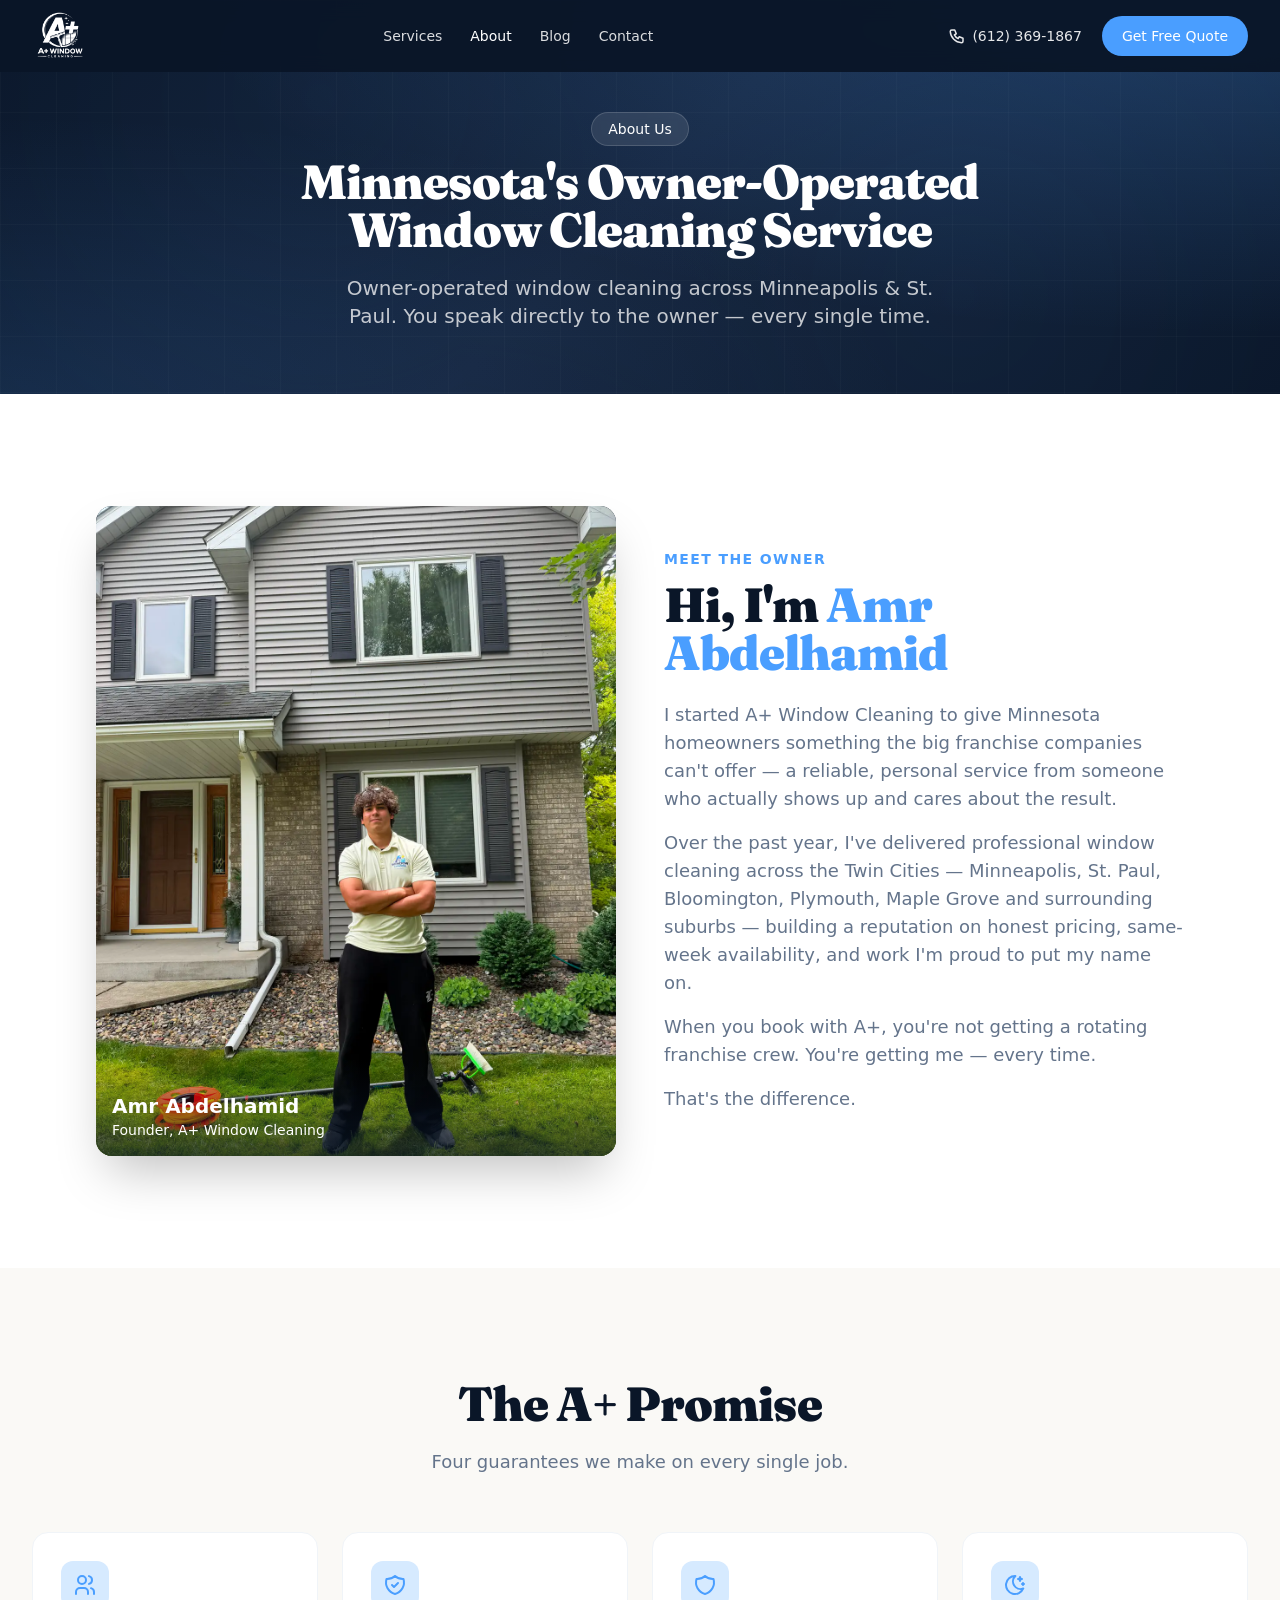
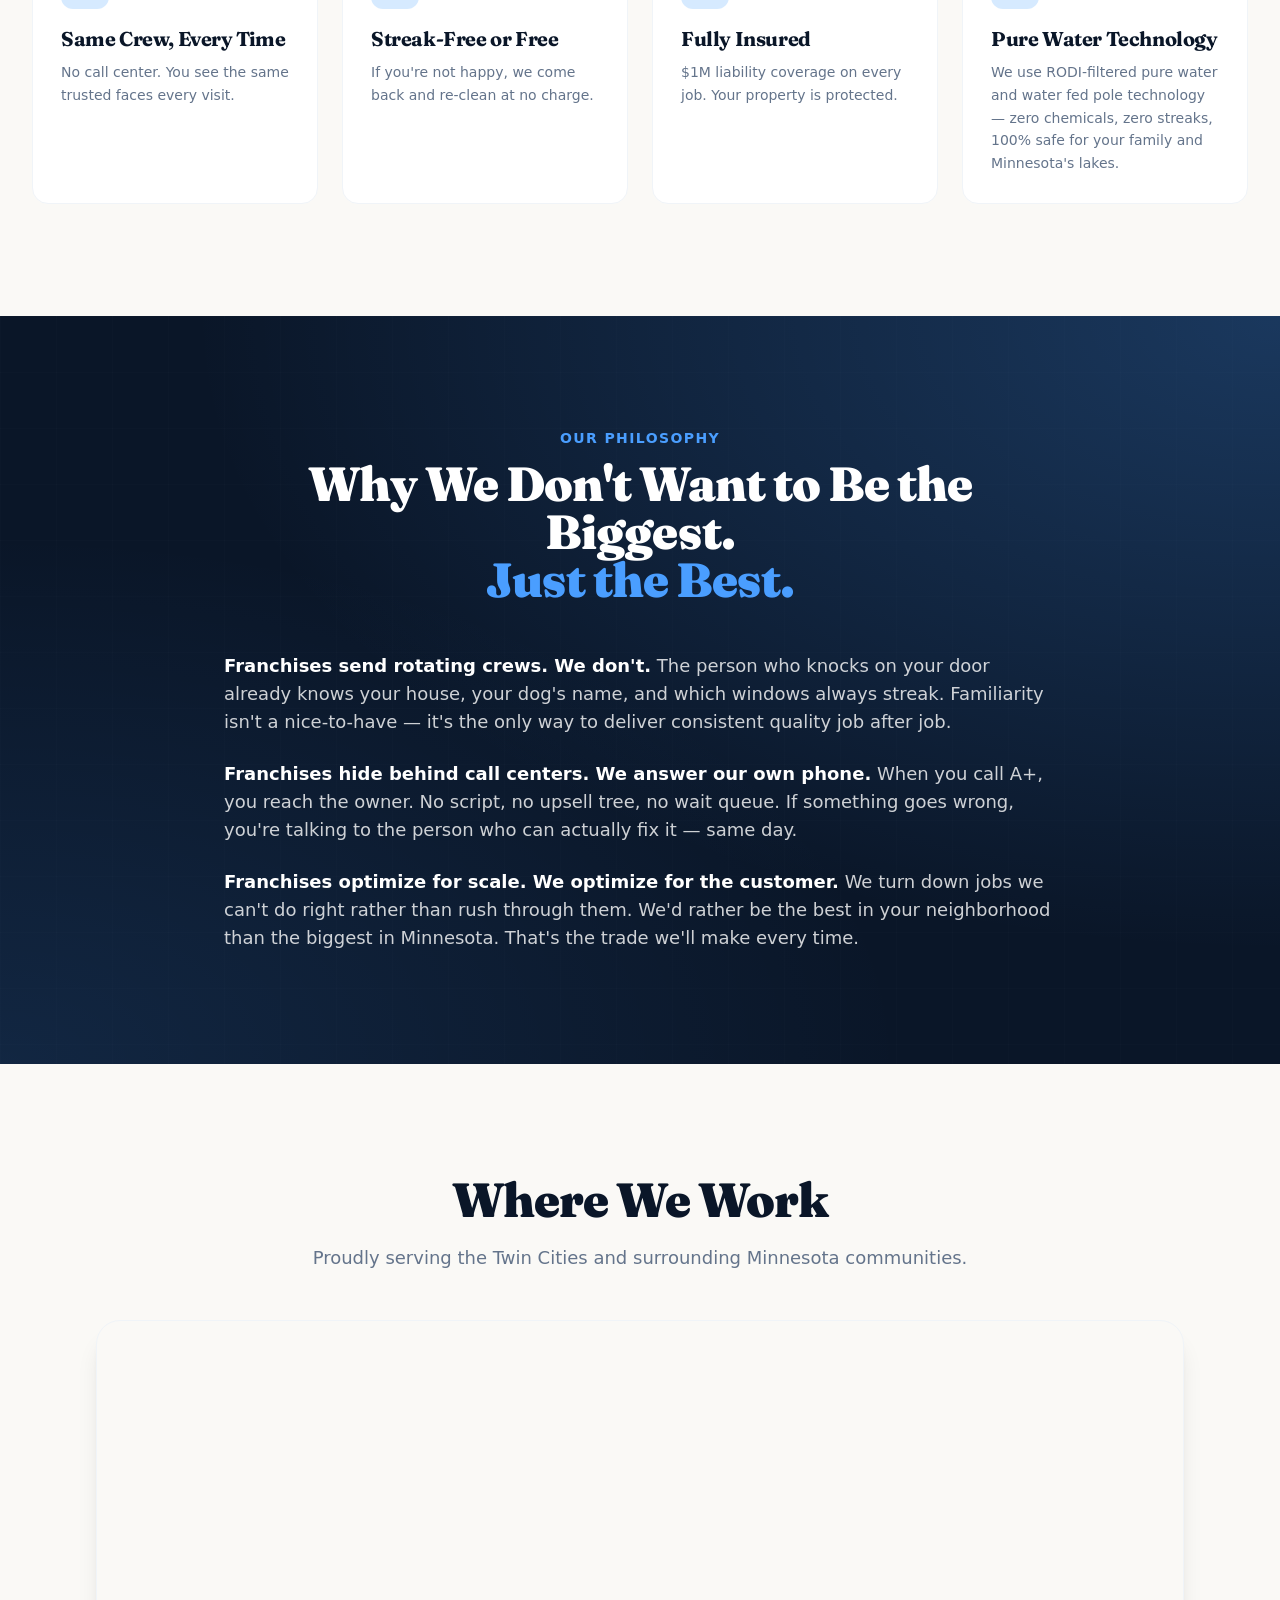
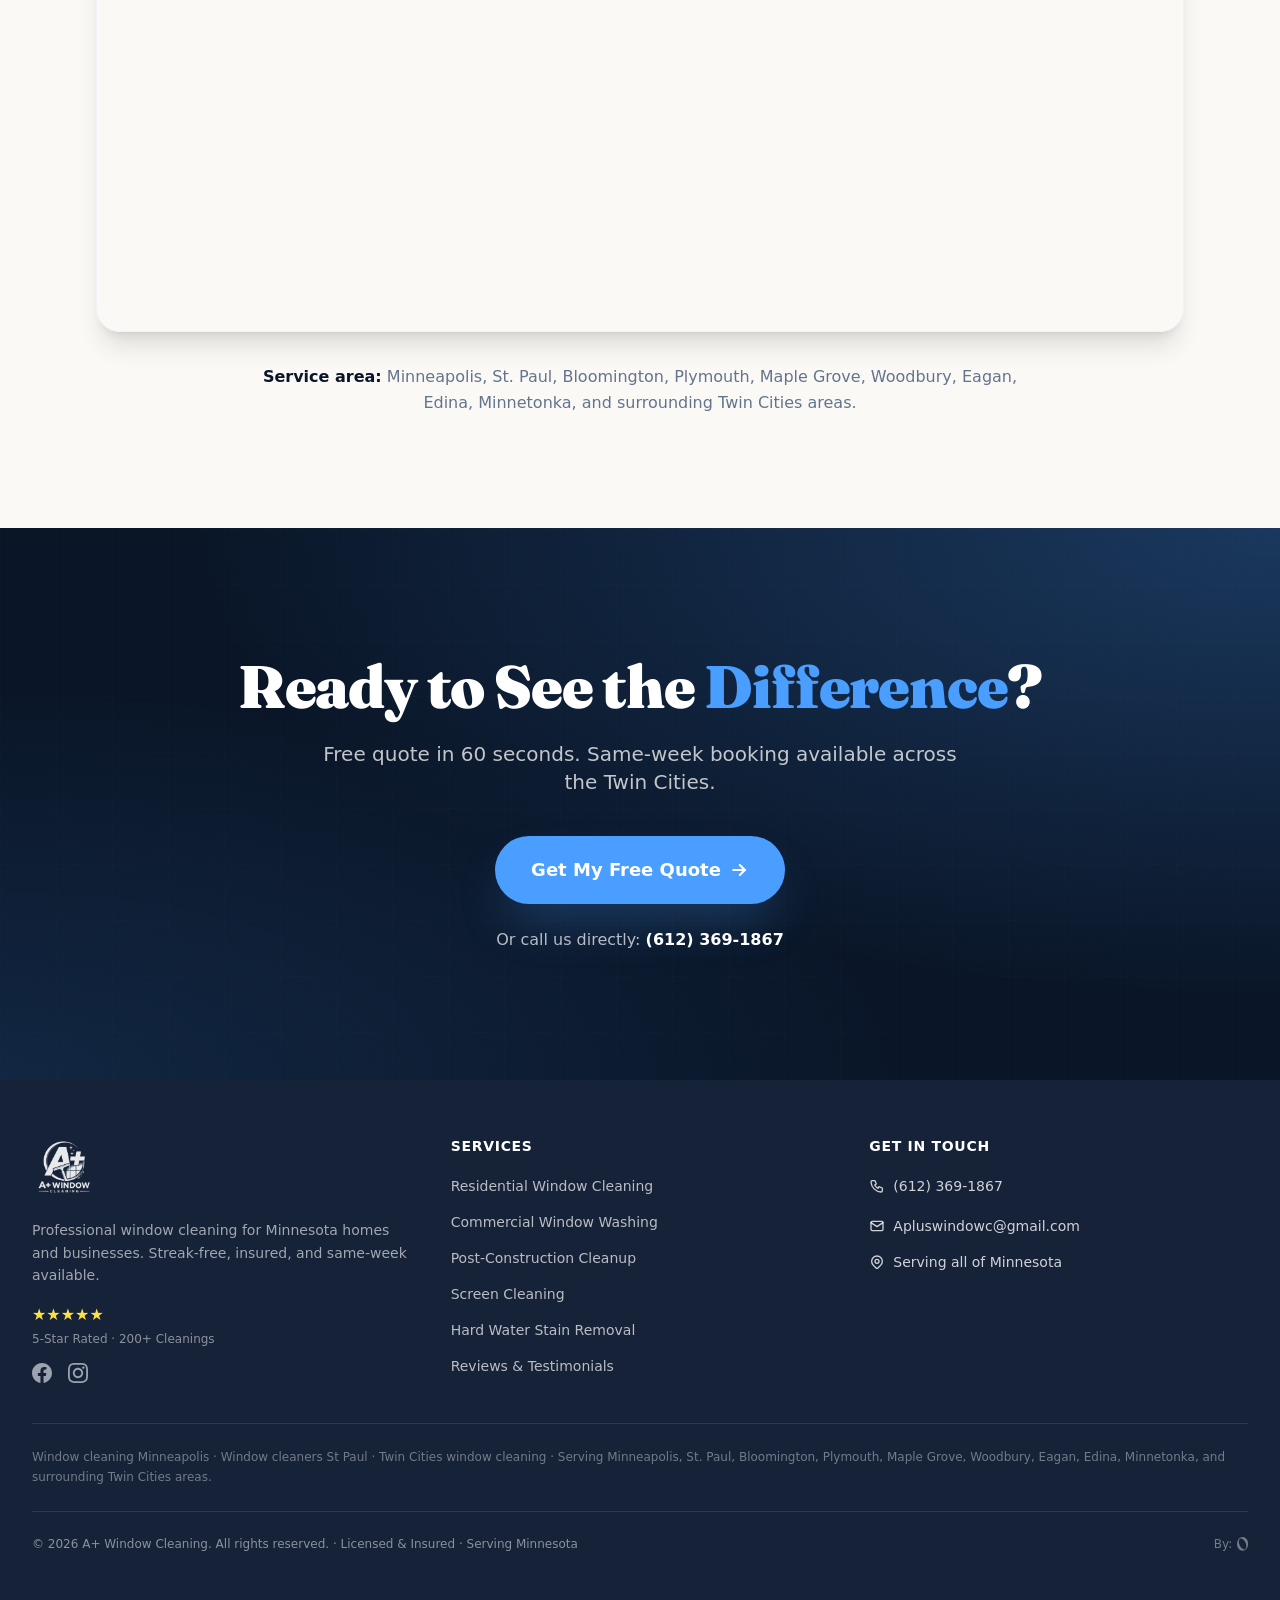
<file: about.html>
<!DOCTYPE html>
<html lang="en">
<head>
<meta charset="UTF-8" />
<meta name="viewport" content="width=device-width, initial-scale=1.0" />
<link rel="icon" type="image/png" sizes="32x32" href="/assets/favicon-32.png" />
<link rel="icon" type="image/png" sizes="512x512" href="/assets/icon-512.png" />
<link rel="apple-touch-icon" sizes="180x180" href="/assets/apple-touch-icon-180.png" />
<title>About A+ Window Cleaning | Owner-Operated | Amr Abdelhamid | Minneapolis Minnesota</title>
<meta name="description" content="Meet Amr Abdelhamid, founder of A+ Window Cleaning Minnesota. Owner-operated, water fed pole technology, RODI pure water system. Serving Minneapolis, St. Paul & Twin Cities. Streak-free guaranteed." />
<meta name="keywords" content="owner-operated window cleaning Minneapolis, insured window cleaner Minneapolis, local window cleaner St Paul, professional window washer Minneapolis, eco-friendly window cleaning Minnesota, Amr Abdelhamid A+ Window Cleaning" />
<link rel="canonical" href="https://aplus-window-cleaning.vercel.app/about.html" />

<meta property="og:type" content="website" />
<meta property="og:title" content="About A+ Window Cleaning | Owner-Operated | Amr Abdelhamid | Minneapolis" />
<meta property="og:description" content="Owner-operated window cleaning across Minneapolis, St. Paul & Twin Cities. Water fed pole + RODI. Streak-free guaranteed." />
<meta property="og:url" content="https://aplus-window-cleaning.vercel.app/about.html" />
<meta property="og:image" content="https://aplus-window-cleaning.vercel.app/assets/logo.png" />

<!--
TODO: REPLACE PLACEHOLDER IMAGES
Download free high-res images from unsplash.com using these searches,
save into /assets/ folder with exact filenames below:

  hero-home.jpg              → search "clean modern house windows sunlight"
  services-residential.jpg   → search "suburban american house exterior"
  services-commercial.jpg    → search "modern storefront glass building"
  about-owner.jpg            → search "professional cleaner uniform smiling" (or owner's real photo)
  blog-cost.jpg              → search "modern house exterior daytime"
  blog-hardwater.jpg         → search "water spots glass closeup"
  blog-seasonal.jpg          → search "minnesota autumn home"
  contact-bg.jpg             → search "homeowner kitchen window light"
  og-image.jpg               → branded 1200x630 social share image
  logo.png                   → A+ Window Cleaning logo
-->
<!-- TODO: Meta Pixel ID -->
<!-- TODO: GA4 Measurement ID -->
<!-- TODO: Google Ads Conversion ID -->

<!-- Preconnect for performance -->
<link rel="preconnect" href="https://fonts.googleapis.com" />
<link rel="preconnect" href="https://fonts.gstatic.com" crossorigin />
<link rel="preconnect" href="https://api.fontshare.com" />
<link rel="preconnect" href="https://cdn.fontshare.com" crossorigin />
<link href="https://fonts.googleapis.com/css2?family=Fraunces:opsz,wght@9..144,400;9..144,700;9..144,900&display=swap" rel="stylesheet" />
<link href="https://api.fontshare.com/v2/css?f[]=cabinet-grotesk@400,500,700,800&display=swap" rel="stylesheet" />

<link rel="stylesheet" href="/assets/tailwind.css" />
<style>
  html { scroll-behavior: smooth; }
  body { font-family: 'Cabinet Grotesk', system-ui, sans-serif; color: #0A1628; background: #FAF9F6; -webkit-font-smoothing: antialiased; }
  h1, h2, h3, h4, h5 { font-family: 'Fraunces', serif; letter-spacing: -0.02em; }
  .reveal { opacity: 0; transform: translateY(24px); transition: opacity 0.8s ease, transform 0.8s ease; }
  .reveal.visible { opacity: 1; transform: translateY(0); }
  .hero-grid { background-image: linear-gradient(rgba(255,255,255,0.04) 1px, transparent 1px), linear-gradient(90deg, rgba(255,255,255,0.04) 1px, transparent 1px); background-size: 56px 56px; }
  .hero-glow { background: radial-gradient(ellipse at top right, rgba(74,158,255,0.25), transparent 60%), radial-gradient(ellipse at bottom left, rgba(74,158,255,0.12), transparent 50%); }
  .btn-primary { background: #4A9EFF; color: #fff; transition: all 0.2s ease; }
  .btn-primary:hover { background: #3B8EEE; transform: translateY(-1px); box-shadow: 0 12px 24px -8px rgba(74,158,255,0.5); }
  #nav { transition: background-color 0.3s ease, backdrop-filter 0.3s ease, box-shadow 0.3s ease; background-color: rgba(10,22,40,0.95); backdrop-filter: blur(10px); }
  #nav.scrolled { box-shadow: 0 4px 24px rgba(0,0,0,0.15); }
  ::selection { background: #4A9EFF; color: #fff; }

  /* ─── Mobile menu smooth dropdown ─── */
  .mobile-menu-closed { max-height: 0; overflow: hidden; transition: max-height 0.3s ease-in-out; }
  .mobile-menu-open { max-height: 320px; overflow: hidden; transition: max-height 0.3s ease-in-out; }
  #mobile-menu a { transition: color 0.2s ease, background-color 0.2s ease; }

  /* ─── Mobile polish ─── */
  @media (max-width: 767px) {
    input, select, textarea { font-size: 16px !important; }
    button, .btn-primary, [role="button"] { min-height: 44px; }
    #nav { height: 64px; }
    #hamburger { width: 2rem; height: 2rem; padding: 0; }
    .mobile-menu-open { max-height: 280px !important; }
  }
  @media (min-width: 768px) { #nav { height: 72px; } }
  .nav-active { color: #4A9EFF !important; }

  /* ─── Global mobile polish ─── */
  @media (max-width: 767px) {
    html, body { overflow-x: hidden !important; width: 100% !important; word-break: break-word; }

    section {
      padding-top: 3rem !important;
      padding-bottom: 3rem !important;
      padding-left: 1.25rem !important;
      padding-right: 1.25rem !important;
    }

    h1 { font-size: clamp(1.9rem, 7.5vw, 2.8rem) !important; line-height: 1.1 !important; }
    h2 { font-size: clamp(1.5rem, 5.5vw, 2rem) !important; line-height: 1.2 !important; }
    h3 { font-size: 1.1rem !important; line-height: 1.3 !important; }

    p { font-size: 0.9rem !important; line-height: 1.7 !important; }
    li { font-size: 0.875rem !important; line-height: 1.6 !important; }
    img { max-width: 100% !important; height: auto !important; }
    #nav img { height: 3rem !important; width: auto !important; max-width: none !important; }
    input, select, textarea { font-size: 16px !important; }

    .max-w-6xl, .max-w-5xl, .max-w-4xl, .max-w-3xl { max-width: 100% !important; }
    .grid-cols-3 { grid-template-columns: 1fr !important; }
    .gap-8, .gap-10, .gap-12, .gap-16 { gap: 1.25rem !important; }
  }
</style>
</head>
<body class="antialiased">

<!-- NAV -->
<nav id="nav" class="fixed top-0 left-0 right-0 z-50 h-[64px] md:h-16">
  <div class="max-w-7xl mx-auto px-4 md:px-8 h-full flex items-center justify-between">
    <a href="/index.html" class="flex items-center" aria-label="A+ Window Cleaning Minnesota home">
      <img src="/assets/logo-200.png" width="200" height="200" alt="A+ Window Cleaning Minnesota" class="h-12 md:h-14 w-auto object-contain" loading="eager" style="filter: brightness(0) invert(1);" />
    </a>
    <div class="hidden md:flex items-center gap-7 text-sm font-medium text-white/85">
      <a href="services.html" class="hover:text-white transition">Services</a>
      <a href="about.html" class="text-white">About</a>
      <a href="blog.html" class="hover:text-white transition">Blog</a>
      <a href="contact.html" class="hover:text-white transition">Contact</a>
    </div>
    <div class="flex items-center gap-2 md:gap-5">
      <a href="tel:+16123691867" class="hidden md:flex items-center gap-1.5 text-white/90 hover:text-white text-sm font-medium">
        <svg xmlns="http://www.w3.org/2000/svg" width="18" height="18" viewBox="0 0 24 24" fill="none" stroke="currentColor" stroke-width="2" stroke-linecap="round" stroke-linejoin="round"><path d="M5 4h4l2 5l-2.5 1.5a11 11 0 0 0 5 5l1.5 -2.5l5 2v4a2 2 0 0 1 -2 2a16 16 0 0 1 -15 -15a2 2 0 0 1 2 -2"/></svg>
        (612) 369-1867
      </a>
      <a href="index.html#quote-form" class="bg-[#4A9EFF] hover:bg-[#3b8fe8] text-white font-medium rounded-full text-sm px-3 py-1.5 md:px-5 md:py-2.5 whitespace-nowrap flex-shrink-0 transition-colors duration-200">Get Free Quote</a>
      <button id="hamburger" type="button" class="md:hidden text-white inline-flex items-center justify-center flex-shrink-0" aria-label="Open menu" aria-expanded="false">
        <svg xmlns="http://www.w3.org/2000/svg" width="28" height="28" viewBox="0 0 24 24" fill="none" stroke="currentColor" stroke-width="2.5" stroke-linecap="round" stroke-linejoin="round"><path d="M4 6h16"/><path d="M4 12h16"/><path d="M4 18h16"/></svg>
      </button>
    </div>
  </div>
  <div id="mobile-menu" class="md:hidden absolute left-0 right-0 top-full shadow-xl mobile-menu-closed" style="background:#0A1628;border-top:1px solid rgba(255,255,255,0.1);">
    <a href="services.html" class="block text-white font-medium hover:text-sky-400" style="padding:1rem 1.5rem;font-size:1rem;border-bottom:1px solid rgba(255,255,255,0.08);">Services</a>
    <a href="about.html" class="block text-white font-medium hover:text-sky-400" style="padding:1rem 1.5rem;font-size:1rem;border-bottom:1px solid rgba(255,255,255,0.08);">About</a>
    <a href="blog.html" class="block text-white font-medium hover:text-sky-400" style="padding:1rem 1.5rem;font-size:1rem;border-bottom:1px solid rgba(255,255,255,0.08);">Blog</a>
    <a href="contact.html" class="block text-white font-medium hover:text-sky-400" style="padding:1rem 1.5rem;font-size:1rem;">Contact</a>
  </div>
</nav>

<!-- HERO -->
<section class="hero-section relative text-white overflow-hidden pt-20 pb-10 md:pt-28 md:pb-16" style="background:linear-gradient(135deg,#0A1628 0%,#152238 50%,#0A1628 100%);">
  <div class="absolute inset-0 opacity-5" style="background-image:radial-gradient(circle at 25% 25%,#4A9EFF 0%,transparent 50%),radial-gradient(circle at 75% 75%,#4A9EFF 0%,transparent 50%);z-index:1;"></div>
  <div class="absolute inset-0 hero-grid opacity-60" style="z-index:2;"></div>
  <div class="absolute inset-0 hero-glow" style="z-index:3;"></div>
  <div class="relative max-w-5xl mx-auto px-4 md:px-8 text-center w-full" style="z-index:10;">
    <div class="inline-flex items-center gap-2 bg-white/10 border border-white/15 backdrop-blur-sm px-4 py-1.5 rounded-full text-sm font-medium mb-3 text-white">
      About Us
    </div>
    <h1 class="hero-h1 font-serif font-black text-3xl md:text-5xl leading-tight mb-5 text-white">Minnesota's Owner-Operated<br />Window Cleaning Service</h1>
    <p class="text-sm md:text-xl text-white/80 md:text-white/75 max-w-2xl mx-auto px-4">Owner-operated window cleaning across Minneapolis & St. Paul. You speak directly to the owner — every single time.</p>
  </div>
</section>

<!-- SECTION 1 — Meet the Owner -->
<section class="bg-white py-12 md:py-28">
  <div class="max-w-6xl mx-auto px-4 md:px-8 grid lg:grid-cols-2 gap-10 md:gap-12 items-center">
    <div class="reveal relative rounded-2xl overflow-hidden shadow-2xl aspect-[3/4] md:aspect-[4/5] bg-navy order-1 mx-1 md:mx-0">
      <picture>
        <source type="image/webp" srcset="/assets/owner-image-1200.webp" />
        <img
          class="w-full h-full object-cover"
          src="/assets/owner-image-1200.jpg"
          width="1200" height="1600"
          fetchpriority="high"
          decoding="async"
          alt="Amr Abdelhamid - Owner of A+ Window Cleaning"
        />
      </picture>
      <div class="absolute bottom-0 left-0 right-0 h-24 bg-gradient-to-t from-navy/70 to-transparent"></div>
      <div class="absolute bottom-4 left-4 right-4">
        <p class="text-white font-bold text-lg md:text-xl">Amr Abdelhamid</p>
        <p class="text-white text-sm">Founder, A+ Window Cleaning</p>
      </div>
    </div>
    <div class="reveal order-2">
      <div class="text-sky font-semibold text-sm uppercase tracking-widest mb-3">Meet the Owner</div>
      <h2 class="font-serif font-black text-3xl md:text-5xl leading-tight mb-6 text-navy">Hi, I'm <span class="text-sky">Amr Abdelhamid</span></h2>
      <div class="space-y-4 text-text-muted text-base md:text-lg leading-relaxed">
        <p>I started A+ Window Cleaning to give Minnesota homeowners something the big franchise companies can't offer — a reliable, personal service from someone who actually shows up and cares about the result.</p>
        <p>Over the past year, I've delivered professional window cleaning across the Twin Cities — Minneapolis, St. Paul, Bloomington, Plymouth, Maple Grove and surrounding suburbs — building a reputation on honest pricing, same-week availability, and work I'm proud to put my name on.</p>
        <p>When you book with A+, you're not getting a rotating franchise crew. You're getting me — every time.</p>
        <p>That's the difference.</p>
      </div>
    </div>
  </div>
</section>

<!-- SECTION 2 — The A+ Promise -->
<section class="bg-cream py-12 md:py-28">
  <div class="max-w-7xl mx-auto px-4 md:px-8">
    <div class="text-center max-w-3xl mx-auto mb-10 md:mb-14 reveal">
      <h2 class="font-serif font-black text-3xl md:text-5xl mb-5 text-navy">The A+ Promise</h2>
      <p class="text-base md:text-lg text-text-muted">Four guarantees we make on every single job.</p>
    </div>
    <div class="grid grid-cols-2 lg:grid-cols-4 gap-4 md:gap-6">
      <div class="reveal bg-white rounded-2xl p-5 md:p-7 border border-warm hover:shadow-lg transition">
        <div class="w-12 h-12 rounded-xl bg-sky-light text-sky flex items-center justify-center mb-4">
          <svg xmlns="http://www.w3.org/2000/svg" width="24" height="24" viewBox="0 0 24 24" fill="none" stroke="currentColor" stroke-width="2" stroke-linecap="round" stroke-linejoin="round"><path d="M9 7m-4 0a4 4 0 1 0 8 0a4 4 0 1 0 -8 0"/><path d="M3 21v-2a4 4 0 0 1 4 -4h4a4 4 0 0 1 4 4v2"/><path d="M16 3.13a4 4 0 0 1 0 7.75"/><path d="M21 21v-2a4 4 0 0 0 -3 -3.85"/></svg>
        </div>
        <h3 class="font-serif text-lg md:text-xl font-bold mb-2 text-navy">Same Crew, Every Time</h3>
        <p class="text-text-muted text-sm leading-relaxed">No call center. You see the same trusted faces every visit.</p>
      </div>
      <div class="reveal bg-white rounded-2xl p-5 md:p-7 border border-warm hover:shadow-lg transition">
        <div class="w-12 h-12 rounded-xl bg-sky-light text-sky flex items-center justify-center mb-4">
          <svg xmlns="http://www.w3.org/2000/svg" width="24" height="24" viewBox="0 0 24 24" fill="none" stroke="currentColor" stroke-width="2" stroke-linecap="round" stroke-linejoin="round"><path d="M12 3a12 12 0 0 0 8.5 3a12 12 0 0 1 -8.5 15a12 12 0 0 1 -8.5 -15a12 12 0 0 0 8.5 -3"/><path d="M9 12l2 2l4 -4"/></svg>
        </div>
        <h3 class="font-serif text-lg md:text-xl font-bold mb-2 text-navy">Streak-Free or Free</h3>
        <p class="text-text-muted text-sm leading-relaxed">If you're not happy, we come back and re-clean at no charge.</p>
      </div>
      <div class="reveal bg-white rounded-2xl p-5 md:p-7 border border-warm hover:shadow-lg transition">
        <div class="w-12 h-12 rounded-xl bg-sky-light text-sky flex items-center justify-center mb-4">
          <svg xmlns="http://www.w3.org/2000/svg" width="24" height="24" viewBox="0 0 24 24" fill="none" stroke="currentColor" stroke-width="2" stroke-linecap="round" stroke-linejoin="round"><path d="M12 3a12 12 0 0 0 8.5 3a12 12 0 0 1 -8.5 15a12 12 0 0 1 -8.5 -15a12 12 0 0 0 8.5 -3"/></svg>
        </div>
        <h3 class="font-serif text-lg md:text-xl font-bold mb-2 text-navy">Fully Insured</h3>
        <p class="text-text-muted text-sm leading-relaxed">$1M liability coverage on every job. Your property is protected.</p>
      </div>
      <div class="reveal bg-white rounded-2xl p-5 md:p-7 border border-warm hover:shadow-lg transition">
        <div class="w-12 h-12 rounded-xl bg-sky-light text-sky flex items-center justify-center mb-4">
          <svg xmlns="http://www.w3.org/2000/svg" width="24" height="24" viewBox="0 0 24 24" fill="none" stroke="currentColor" stroke-width="2" stroke-linecap="round" stroke-linejoin="round"><path d="M12 3c.132 0 .263 0 .393 0a7.5 7.5 0 0 0 7.92 12.446a9 9 0 1 1 -8.313 -12.454z"/><path d="M17 4a2 2 0 0 0 2 2a2 2 0 0 0 -2 2a2 2 0 0 0 -2 -2a2 2 0 0 0 2 -2"/><path d="M19 11h2m-1 -1v2"/></svg>
        </div>
        <h3 class="font-serif text-lg md:text-xl font-bold mb-2 text-navy">Pure Water Technology</h3>
        <p class="text-text-muted text-sm leading-relaxed">We use RODI-filtered pure water and water fed pole technology — zero chemicals, zero streaks, 100% safe for your family and Minnesota's lakes.</p>
      </div>
    </div>
  </div>
</section>

<!-- SECTION 3 — Why Not a Franchise -->
<section class="bg-navy text-white py-12 md:py-28 relative overflow-hidden">
  <div class="absolute inset-0 hero-grid opacity-30"></div>
  <div class="absolute inset-0 hero-glow"></div>
  <div class="relative max-w-4xl mx-auto px-4 md:px-8">
    <div class="text-center mb-10 md:mb-12 reveal">
      <div class="text-sky font-semibold text-sm uppercase tracking-widest mb-3">Our Philosophy</div>
      <h2 class="font-serif font-black text-3xl md:text-5xl leading-tight mb-5">Why We Don't Want to Be the Biggest.<br /><span class="text-sky">Just the Best.</span></h2>
    </div>
    <div class="space-y-6 text-base md:text-lg text-white/80 leading-relaxed reveal">
      <p><span class="text-white font-semibold">Franchises send rotating crews. We don't.</span> The person who knocks on your door already knows your house, your dog's name, and which windows always streak. Familiarity isn't a nice-to-have — it's the only way to deliver consistent quality job after job.</p>
      <p><span class="text-white font-semibold">Franchises hide behind call centers. We answer our own phone.</span> When you call A+, you reach the owner. No script, no upsell tree, no wait queue. If something goes wrong, you're talking to the person who can actually fix it — same day.</p>
      <p><span class="text-white font-semibold">Franchises optimize for scale. We optimize for the customer.</span> We turn down jobs we can't do right rather than rush through them. We'd rather be the best in your neighborhood than the biggest in Minnesota. That's the trade we'll make every time.</p>
    </div>
  </div>
</section>

<!-- SECTION 4 — Serving Minnesota -->
<section class="bg-cream py-12 md:py-28">
  <div class="max-w-6xl mx-auto px-4 md:px-8">
    <div class="text-center max-w-3xl mx-auto mb-10 md:mb-12 reveal">
      <h2 class="font-serif font-black text-3xl md:text-5xl mb-5 text-navy">Where We Work</h2>
      <p class="text-base md:text-lg text-text-muted">Proudly serving the Twin Cities and surrounding Minnesota communities.</p>
    </div>
    <div class="reveal rounded-3xl overflow-hidden shadow-xl h-64 md:h-auto md:aspect-[16/9] mb-8 border border-warm">
      <iframe
        src="https://www.google.com/maps/embed?pb=!1m14!1m12!1m3!1d180014.9!2d-93.4!3d44.95!2m3!1f0!2f0!3f0!3m2!1i1024!2i768!4f13.1!5e0!3m2!1sen!2sus!4v1700000000000!5m2!1sen!2sus"
        width="100%" height="100%" style="border:0;"
        allowfullscreen=""
        loading="lazy"
        referrerpolicy="no-referrer-when-downgrade"
        title="A+ Window Cleaning service area in Minneapolis-St. Paul"></iframe>
    </div>
    <div class="reveal text-center max-w-3xl mx-auto text-text-muted leading-relaxed">
      <strong class="text-navy">Service area:</strong> Minneapolis, St. Paul, Bloomington, Plymouth, Maple Grove, Woodbury, Eagan, Edina, Minnetonka, and surrounding Twin Cities areas.
    </div>
  </div>
</section>

<!-- FINAL CTA -->
<section class="bg-navy text-white py-16 md:py-32 relative overflow-hidden">
  <div class="absolute inset-0 hero-grid opacity-30"></div>
  <div class="absolute inset-0 hero-glow"></div>
  <div class="relative max-w-4xl mx-auto px-4 md:px-8 text-center">
    <h2 class="reveal font-serif font-black text-3xl md:text-6xl leading-tight mb-6">Ready to See the <span class="text-sky">Difference</span>?</h2>
    <p class="reveal text-base md:text-xl text-white/75 mb-8 md:mb-10 max-w-2xl mx-auto">Free quote in 60 seconds. Same-week booking available across the Twin Cities.</p>
    <div class="reveal">
      <a href="index.html#quote-form" class="btn-primary inline-flex items-center justify-center gap-2 w-full sm:w-auto px-9 py-5 rounded-full font-semibold text-base md:text-lg shadow-2xl shadow-sky/30 min-h-[44px]">
        Get My Free Quote
        <svg xmlns="http://www.w3.org/2000/svg" width="20" height="20" viewBox="0 0 24 24" fill="none" stroke="currentColor" stroke-width="2.5" stroke-linecap="round" stroke-linejoin="round"><path d="M5 12l14 0"/><path d="M13 18l6 -6"/><path d="M13 6l6 6"/></svg>
      </a>
    </div>
    <div class="reveal mt-6 text-white/70">Or call us directly: <a href="tel:+16123691867" class="text-white font-semibold hover:text-sky transition">(612) 369-1867</a></div>
  </div>
</section>

<!-- FOOTER -->
<footer class="bg-navy-mid text-white/80">
  <div class="max-w-7xl mx-auto px-4 md:px-8 md:py-14">
    <!-- Mobile compact footer -->
    <!-- Mobile footer -->
    <div class="md:hidden py-8">
      <!-- Logo + tagline + stars + social (full width) -->
      <div class="col-span-2 mb-6">
        <img src="/assets/logo-200.png" width="200" height="200" alt="A+ Window Cleaning" class="object-contain" style="filter:brightness(0) invert(1);width:110px;height:auto;max-width:110px;" />
        <p class="text-sm text-gray-400 mt-2">Professional window cleaning for Minnesota homes and businesses.</p>
        <p class="text-sm text-yellow-400 mt-2">★★★★★ 5-Star Rated</p>
        <div class="flex gap-4 mt-3">
          <a href="https://www.facebook.com/share/1NKfYwgnC9/" target="_blank" rel="noopener noreferrer" class="text-gray-400 hover:text-sky-400" aria-label="Facebook"><svg class="w-5 h-5" fill="currentColor" viewBox="0 0 24 24"><path d="M24 12.073c0-6.627-5.373-12-12-12s-12 5.373-12 12c0 5.99 4.388 10.954 10.125 11.854v-8.385H7.078v-3.47h3.047V9.43c0-3.007 1.792-4.669 4.533-4.669 1.312 0 2.686.235 2.686.235v2.953H15.83c-1.491 0-1.956.925-1.956 1.874v2.25h3.328l-.532 3.47h-2.796v8.385C19.612 23.027 24 18.062 24 12.073z"/></svg></a>
          <a href="https://www.instagram.com/apluss_wc" target="_blank" rel="noopener noreferrer" class="text-gray-400 hover:text-sky-400" aria-label="Instagram"><svg class="w-5 h-5" fill="currentColor" viewBox="0 0 24 24"><path d="M12 2.163c3.204 0 3.584.012 4.85.07 3.252.148 4.771 1.691 4.919 4.919.058 1.265.069 1.645.069 4.849 0 3.205-.012 3.584-.069 4.849-.149 3.225-1.664 4.771-4.919 4.919-1.266.058-1.644.07-4.85.07-3.204 0-3.584-.012-4.849-.07-3.26-.149-4.771-1.699-4.919-4.92-.058-1.265-.07-1.644-.07-4.849 0-3.204.013-3.583.07-4.849.149-3.227 1.664-4.771 4.919-4.919 1.266-.057 1.645-.069 4.849-.069zm0-2.163c-3.259 0-3.667.014-4.947.072-4.358.2-6.78 2.618-6.98 6.98-.059 1.281-.073 1.689-.073 4.948 0 3.259.014 3.668.072 4.948.2 4.358 2.618 6.78 6.98 6.98 1.281.058 1.689.072 4.948.072 3.259 0 3.668-.014 4.948-.072 4.354-.2 6.782-2.618 6.979-6.98.059-1.28.073-1.689.073-4.948 0-3.259-.014-3.667-.072-4.947-.196-4.354-2.617-6.78-6.979-6.98-1.281-.059-1.69-.073-4.949-.073zm0 5.838c-3.403 0-6.162 2.759-6.162 6.162s2.759 6.163 6.162 6.163 6.162-2.759 6.162-6.163c0-3.403-2.759-6.162-6.162-6.162zm0 10.162c-2.209 0-4-1.79-4-4 0-2.209 1.791-4 4-4s4 1.791 4 4c0 2.21-1.791 4-4 4zm6.406-11.845c-.796 0-1.441.645-1.441 1.44s.645 1.44 1.441 1.44c.795 0 1.439-.645 1.439-1.44s-.644-1.44-1.439-1.44z"/></svg></a>
        </div>
      </div>

      <!-- 2-column grid -->
      <div class="grid grid-cols-2 gap-6">
        <div>
          <div class="text-xs font-semibold tracking-wider text-gray-400 mb-3">SERVICES</div>
          <ul class="space-y-1.5 text-sm text-gray-300">
            <li><a href="/services.html" class="hover:text-white">Residential</a></li>
            <li><a href="/services.html" class="hover:text-white">Commercial</a></li>
            <li><a href="/services.html" class="hover:text-white">Post-Construction</a></li>
            <li><a href="/services.html" class="hover:text-white">Screen Cleaning</a></li>
            <li><a href="/services.html" class="hover:text-white">Hard Water Stains</a></li>
            <li><a href="/reviews.html" class="hover:text-white">Reviews & Testimonials</a></li>
          </ul>
        </div>
        <div>
          <div class="text-xs font-semibold tracking-wider text-gray-400 mb-3">GET IN TOUCH</div>
          <ul class="space-y-2 text-sm text-gray-300">
            <li><a href="tel:+16123691867" class="flex items-center gap-2 hover:text-white"><span>📞</span> (612) 369-1867</a></li>
            <li><a href="mailto:Apluswindowc@gmail.com" class="flex items-center gap-2 hover:text-white break-all"><span>✉</span> Apluswindowc@gmail.com</a></li>
            <li class="flex items-center gap-2"><span>📍</span> Serving all of MN</li>
          </ul>
        </div>

        <!-- SEO keyword strip (full width) -->
        <p class="col-span-2 text-xs text-center text-gray-500 mt-6 leading-relaxed">
          Window cleaning Minneapolis · St. Paul · Twin Cities · Serving Bloomington, Plymouth, Maple Grove, Woodbury, Eagan, Edina, Minnetonka and surrounding areas.
        </p>

        <!-- Copyright bar (full width) -->
        <div class="col-span-2 border-t border-white/10 pt-4 text-center">
          <p class="text-xs text-gray-500">© 2026 A+ Window Cleaning · Licensed & Insured · MN</p>
          <a href="https://omarkhadr.com/?utm_source=aplus-window-cleaning.vercel.app&utm_medium=footer&utm_campaign=by-o" target="_blank" rel="noopener" aria-label="Website by Omar Khadr" title="Website by Omar Khadr" class="inline-flex items-center gap-[0.38em] text-xs text-gray-500 opacity-80 hover:opacity-100 transition-opacity mt-1">By: <svg viewBox="16 8 68 84" aria-hidden="true" focusable="false" style="height:1.15em;width:auto;display:inline-block;vertical-align:-0.18em"><path fill="currentColor" fill-rule="evenodd" d="M84 50A34 42 0 1 0 16 50A34 42 0 1 0 84 50ZM67.814 42.069A19.5 35.5 -24 1 0 32.186 57.931A19.5 35.5 -24 1 0 67.814 42.069Z"/></svg></a>
        </div>
      </div>
    </div>
    <!-- Desktop footer grid -->
    <div class="hidden md:grid md:grid-cols-3 gap-10 mb-10 text-center md:text-left">
      <div>
        <a href="/index.html" class="inline-block mb-3">
          <img src="/assets/logo-200.png" width="200" height="200" alt="A+ Window Cleaning Minnesota" class="h-16 w-auto object-contain mx-auto md:mx-0" loading="lazy" style="filter: brightness(0) invert(1); opacity: 0.9;" />
        </a>
        <p class="text-sm text-white/60 leading-relaxed mb-4">Professional window cleaning for Minnesota homes and businesses. Streak-free, insured, and same-week available.</p>
        <div class="text-yellow-300 mb-1">★★★★★</div>
        <div class="text-xs text-white/50">5-Star Rated · 200+ Cleanings</div>
        <div class="flex gap-4 mt-4 justify-center md:justify-start">
          <a href="https://www.facebook.com/share/1NKfYwgnC9/" target="_blank" rel="noopener noreferrer" class="text-gray-400 hover:text-sky-400 transition-colors" aria-label="A+ Window Cleaning on Facebook">
            <svg xmlns="http://www.w3.org/2000/svg" class="w-5 h-5" fill="currentColor" viewBox="0 0 24 24"><path d="M24 12.073c0-6.627-5.373-12-12-12s-12 5.373-12 12c0 5.99 4.388 10.954 10.125 11.854v-8.385H7.078v-3.47h3.047V9.43c0-3.007 1.792-4.669 4.533-4.669 1.312 0 2.686.235 2.686.235v2.953H15.83c-1.491 0-1.956.925-1.956 1.874v2.25h3.328l-.532 3.47h-2.796v8.385C19.612 23.027 24 18.062 24 12.073z"/></svg>
          </a>
          <a href="https://www.instagram.com/apluss_wc" target="_blank" rel="noopener noreferrer" class="text-gray-400 hover:text-sky-400 transition-colors" aria-label="A+ Window Cleaning on Instagram">
            <svg xmlns="http://www.w3.org/2000/svg" class="w-5 h-5" fill="currentColor" viewBox="0 0 24 24"><path d="M12 2.163c3.204 0 3.584.012 4.85.07 3.252.148 4.771 1.691 4.919 4.919.058 1.265.069 1.645.069 4.849 0 3.205-.012 3.584-.069 4.849-.149 3.225-1.664 4.771-4.919 4.919-1.266.058-1.644.07-4.85.07-3.204 0-3.584-.012-4.849-.07-3.26-.149-4.771-1.699-4.919-4.92-.058-1.265-.07-1.644-.07-4.849 0-3.204.013-3.583.07-4.849.149-3.227 1.664-4.771 4.919-4.919 1.266-.057 1.645-.069 4.849-.069zm0-2.163c-3.259 0-3.667.014-4.947.072-4.358.2-6.78 2.618-6.98 6.98-.059 1.281-.073 1.689-.073 4.948 0 3.259.014 3.668.072 4.948.2 4.358 2.618 6.78 6.98 6.98 1.281.058 1.689.072 4.948.072 3.259 0 3.668-.014 4.948-.072 4.354-.2 6.782-2.618 6.979-6.98.059-1.28.073-1.689.073-4.948 0-3.259-.014-3.667-.072-4.947-.196-4.354-2.617-6.78-6.979-6.98-1.281-.059-1.69-.073-4.949-.073zm0 5.838c-3.403 0-6.162 2.759-6.162 6.162s2.759 6.163 6.162 6.163 6.162-2.759 6.162-6.163c0-3.403-2.759-6.162-6.162-6.162zm0 10.162c-2.209 0-4-1.79-4-4 0-2.209 1.791-4 4-4s4 1.791 4 4c0 2.21-1.791 4-4 4zm6.406-11.845c-.796 0-1.441.645-1.441 1.44s.645 1.44 1.441 1.44c.795 0 1.439-.645 1.439-1.44s-.644-1.44-1.439-1.44z"/></svg>
          </a>
        </div>
      </div>
      <div>
        <div class="font-semibold text-white mb-4 text-sm uppercase tracking-wider">Services</div>
        <ul class="space-y-2 text-sm text-white/70">
          <li><a href="services.html" class="hover:text-sky transition inline-block py-1">Residential Window Cleaning</a></li>
          <li><a href="services.html" class="hover:text-sky transition inline-block py-1">Commercial Window Washing</a></li>
          <li><a href="services.html" class="hover:text-sky transition inline-block py-1">Post-Construction Cleanup</a></li>
          <li><a href="services.html" class="hover:text-sky transition inline-block py-1">Screen Cleaning</a></li>
          <li><a href="services.html" class="hover:text-sky transition inline-block py-1">Hard Water Stain Removal</a></li>
          <li><a href="reviews.html" class="hover:text-sky transition inline-block py-1">Reviews & Testimonials</a></li>
        </ul>
      </div>
      <div>
        <div class="font-semibold text-white mb-4 text-sm uppercase tracking-wider">Get In Touch</div>
        <ul class="space-y-3 text-sm">
          <li><a href="tel:+16123691867" class="flex items-center justify-center md:justify-start gap-2 text-white/80 hover:text-sky transition py-1"><svg xmlns="http://www.w3.org/2000/svg" width="16" height="16" viewBox="0 0 24 24" fill="none" stroke="currentColor" stroke-width="2" stroke-linecap="round" stroke-linejoin="round"><path d="M5 4h4l2 5l-2.5 1.5a11 11 0 0 0 5 5l1.5 -2.5l5 2v4a2 2 0 0 1 -2 2a16 16 0 0 1 -15 -15a2 2 0 0 1 2 -2"/></svg> (612) 369-1867</a></li>
          <li><a href="mailto:Apluswindowc@gmail.com" class="flex items-center justify-center md:justify-start gap-2 text-white/80 hover:text-sky transition py-1 break-all"><svg xmlns="http://www.w3.org/2000/svg" width="16" height="16" viewBox="0 0 24 24" fill="none" stroke="currentColor" stroke-width="2" stroke-linecap="round" stroke-linejoin="round" class="flex-shrink-0"><path d="M3 7a2 2 0 0 1 2 -2h14a2 2 0 0 1 2 2v10a2 2 0 0 1 -2 2h-14a2 2 0 0 1 -2 -2v-10z"/><path d="M3 7l9 6l9 -6"/></svg> Apluswindowc@gmail.com</a></li>
          <li class="flex items-center justify-center md:justify-start gap-2 text-white/80"><svg xmlns="http://www.w3.org/2000/svg" width="16" height="16" viewBox="0 0 24 24" fill="none" stroke="currentColor" stroke-width="2" stroke-linecap="round" stroke-linejoin="round"><path d="M9 11a3 3 0 1 0 6 0a3 3 0 0 0 -6 0"/><path d="M17.657 16.657l-4.243 4.243a2 2 0 0 1 -2.827 0l-4.244 -4.243a8 8 0 1 1 11.314 0z"/></svg> Serving all of Minnesota</li>
        </ul>
      </div>
    </div>
    <div class="hidden md:block border-t border-white/10 pt-6 text-xs text-white/40 leading-relaxed text-center md:text-left">
      Window cleaning Minneapolis · Window cleaners St Paul · Twin Cities window cleaning ·
      Serving Minneapolis, St. Paul, Bloomington, Plymouth, Maple Grove, Woodbury, Eagan, Edina, Minnetonka, and surrounding Twin Cities areas.
    </div>
    <div class="hidden md:flex border-t border-white/10 mt-6 pt-6 flex-col md:flex-row md:items-center md:justify-between gap-3 text-xs text-white/50 text-center md:text-left">
      <div>© 2026 A+ Window Cleaning. All rights reserved. · Licensed & Insured · Serving Minnesota</div>
      <div><a href="https://omarkhadr.com/?utm_source=aplus-window-cleaning.vercel.app&utm_medium=footer&utm_campaign=by-o" target="_blank" rel="noopener" aria-label="Website by Omar Khadr" title="Website by Omar Khadr" class="inline-flex items-center gap-[0.38em] opacity-80 hover:opacity-100 transition-opacity">By: <svg viewBox="16 8 68 84" aria-hidden="true" focusable="false" style="height:1.15em;width:auto;display:inline-block;vertical-align:-0.18em"><path fill="currentColor" fill-rule="evenodd" d="M84 50A34 42 0 1 0 16 50A34 42 0 1 0 84 50ZM67.814 42.069A19.5 35.5 -24 1 0 32.186 57.931A19.5 35.5 -24 1 0 67.814 42.069Z"/></svg></a></div>
    </div>
  </div>
</footer>

<script>
(() => {
  const nav = document.getElementById('nav');
  const onScroll = () => { if (window.scrollY > 80) nav.classList.add('scrolled'); else nav.classList.remove('scrolled'); };
  onScroll(); window.addEventListener('scroll', onScroll, { passive: true });
  const io = new IntersectionObserver((entries) => {
    entries.forEach(e => { if (e.isIntersecting) { e.target.classList.add('visible'); io.unobserve(e.target); } });
  }, { threshold: 0.12, rootMargin: '0px 0px -40px 0px' });
  document.querySelectorAll('.reveal').forEach(el => io.observe(el));

  const hamburger = document.getElementById('hamburger');
  const mobileMenu = document.getElementById('mobile-menu');
  if (hamburger && mobileMenu) {
    const openMenu = () => { mobileMenu.classList.remove('mobile-menu-closed'); mobileMenu.classList.add('mobile-menu-open'); hamburger.setAttribute('aria-expanded','true'); };
    const closeMenu = () => { mobileMenu.classList.remove('mobile-menu-open'); mobileMenu.classList.add('mobile-menu-closed'); hamburger.setAttribute('aria-expanded','false'); };
    hamburger.addEventListener('click', (e) => { e.stopPropagation(); if (mobileMenu.classList.contains('mobile-menu-open')) closeMenu(); else openMenu(); });
    document.addEventListener('click', (e) => { if (!hamburger.contains(e.target) && !mobileMenu.contains(e.target)) closeMenu(); });
    mobileMenu.querySelectorAll('a').forEach(a => a.addEventListener('click', closeMenu));
  }
})();
</script>
<script>
  // Mobile: disable autoplay video to save bandwidth
  if (window.innerWidth < 768) {
    const ownerVideo = document.querySelector('.owner-video');
    if (ownerVideo) {
      ownerVideo.removeAttribute('autoplay');
      ownerVideo.load();
    }
  }
</script>
</body>
</html>
</file>
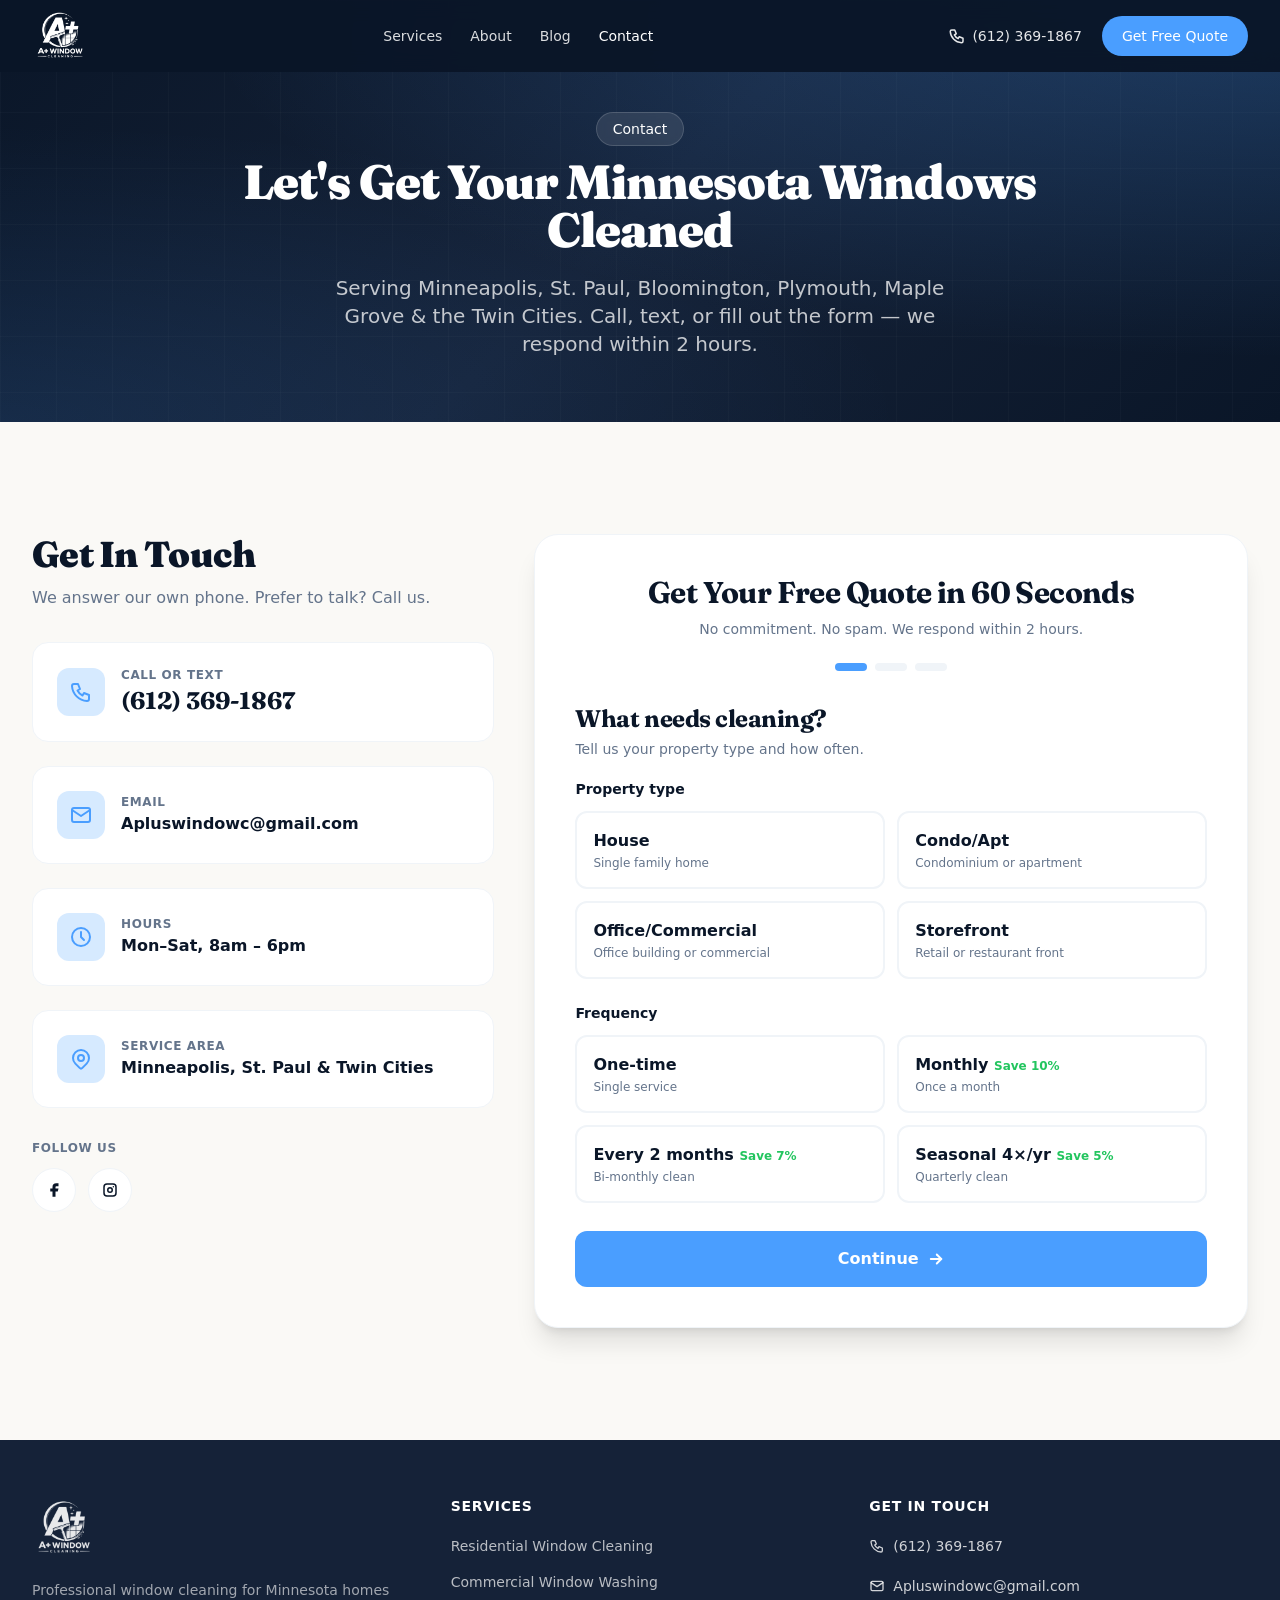
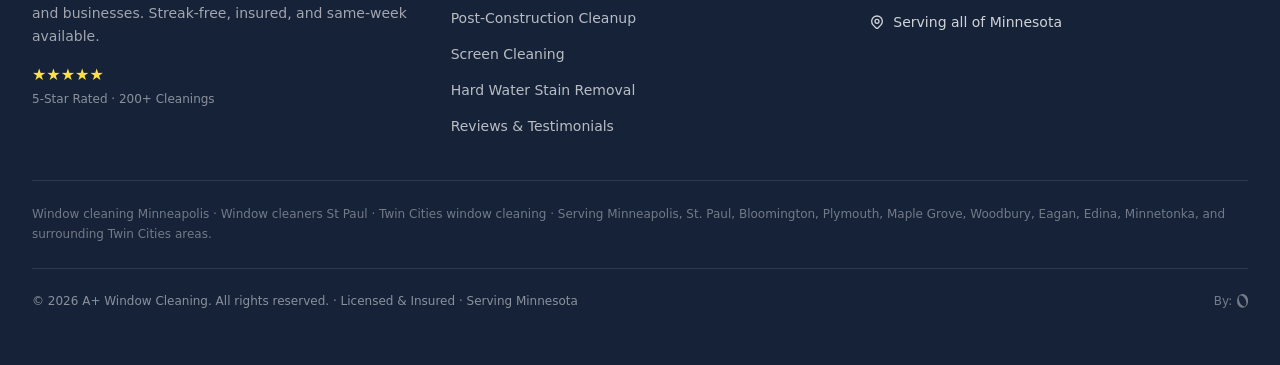
<file: contact.html>
<!DOCTYPE html>
<html lang="en">
<head>
<meta charset="UTF-8" />
<meta name="viewport" content="width=device-width, initial-scale=1.0" />
<link rel="icon" type="image/png" sizes="32x32" href="/assets/favicon-32.png" />
<link rel="icon" type="image/png" sizes="512x512" href="/assets/icon-512.png" />
<link rel="apple-touch-icon" sizes="180x180" href="/assets/apple-touch-icon-180.png" />
<title>Contact A+ Window Cleaning Minnesota | (612) 369-1867 | Free Quote Minneapolis</title>
<meta name="description" content="Contact A+ Window Cleaning in Minnesota. Call (612) 369-1867 or get a free quote online. Serving Minneapolis, St. Paul, Bloomington, Plymouth, Maple Grove & Twin Cities. Same-week booking." />
<meta name="keywords" content="contact window cleaner Minneapolis, window cleaning quote St Paul, window cleaning Minnesota phone, same week window cleaning Twin Cities, A+ Window Cleaning contact" />
<link rel="canonical" href="https://aplus-window-cleaning.vercel.app/contact.html" />

<meta property="og:type" content="website" />
<meta property="og:title" content="Contact A+ Window Cleaning Minnesota | (612) 369-1867" />
<meta property="og:description" content="Call (612) 369-1867 or get a free quote in 60 seconds. Serving Minneapolis, St. Paul & Twin Cities." />
<meta property="og:url" content="https://aplus-window-cleaning.vercel.app/contact.html" />
<meta property="og:image" content="https://aplus-window-cleaning.vercel.app/assets/logo.png" />

<!--
TODO: REPLACE PLACEHOLDER IMAGES
Download free high-res images from unsplash.com using these searches,
save into /assets/ folder with exact filenames below:

  hero-home.jpg              → search "clean modern house windows sunlight"
  services-residential.jpg   → search "suburban american house exterior"
  services-commercial.jpg    → search "modern storefront glass building"
  about-owner.jpg            → search "professional cleaner uniform smiling" (or owner's real photo)
  blog-cost.jpg              → search "modern house exterior daytime"
  blog-hardwater.jpg         → search "water spots glass closeup"
  blog-seasonal.jpg          → search "minnesota autumn home"
  contact-bg.jpg             → search "homeowner kitchen window light"
  og-image.jpg               → branded 1200x630 social share image
  logo.png                   → A+ Window Cleaning logo
-->
<!-- TODO: Meta Pixel ID -->
<!-- TODO: GA4 Measurement ID -->
<!-- TODO: Google Ads Conversion ID -->
<!-- DONE: FORMSPREE https://formspree.io/f/xjgqbyap -->

<!-- Preconnect for performance -->
<link rel="preconnect" href="https://fonts.googleapis.com" />
<link rel="preconnect" href="https://fonts.gstatic.com" crossorigin />
<link rel="preconnect" href="https://api.fontshare.com" />
<link rel="preconnect" href="https://cdn.fontshare.com" crossorigin />
<link href="https://fonts.googleapis.com/css2?family=Fraunces:opsz,wght@9..144,400;9..144,700;9..144,900&display=swap" rel="stylesheet" />
<link href="https://api.fontshare.com/v2/css?f[]=cabinet-grotesk@400,500,700,800&display=swap" rel="stylesheet" />

<link rel="stylesheet" href="/assets/tailwind.css" />
<style>
  html { scroll-behavior: smooth; }
  body { font-family: 'Cabinet Grotesk', system-ui, sans-serif; color: #0A1628; background: #FAF9F6; -webkit-font-smoothing: antialiased; }
  h1, h2, h3, h4, h5 { font-family: 'Fraunces', serif; letter-spacing: -0.02em; }
  .reveal { opacity: 0; transform: translateY(24px); transition: opacity 0.8s ease, transform 0.8s ease; }
  .reveal.visible { opacity: 1; transform: translateY(0); }
  .hero-grid { background-image: linear-gradient(rgba(255,255,255,0.04) 1px, transparent 1px), linear-gradient(90deg, rgba(255,255,255,0.04) 1px, transparent 1px); background-size: 56px 56px; }
  .hero-glow { background: radial-gradient(ellipse at top right, rgba(74,158,255,0.25), transparent 60%), radial-gradient(ellipse at bottom left, rgba(74,158,255,0.12), transparent 50%); }
  .btn-primary { background: #4A9EFF; color: #fff; transition: all 0.2s ease; }
  .btn-primary:hover { background: #3B8EEE; transform: translateY(-1px); box-shadow: 0 12px 24px -8px rgba(74,158,255,0.5); }
  .btn-green { background: #22C55E; color: #fff; transition: all 0.2s ease; }
  .btn-green:hover { background: #16A34A; transform: translateY(-1px); box-shadow: 0 12px 24px -8px rgba(34,197,94,0.5); }
  #nav { transition: background-color 0.3s ease, box-shadow 0.3s ease; background-color: rgba(10,22,40,0.95); backdrop-filter: blur(10px); }
  #nav.scrolled { box-shadow: 0 4px 24px rgba(0,0,0,0.15); }

  /* Form steps */
  .step { display: none; }
  .step.active { display: block; animation: fadeStep 0.4s ease; }
  @keyframes fadeStep { from { opacity: 0; transform: translateY(8px); } to { opacity: 1; transform: translateY(0); } }
  .option-btn { transition: all 0.2s ease; cursor: pointer; }
  .option-btn:hover { border-color: #4A9EFF; }
  .option-btn.selected { border-color: #4A9EFF; background: #D6EAFF; color: #0A1628; font-weight: 600; }
  .progress-dot { transition: all 0.3s ease; }
  .progress-dot.active { background: #4A9EFF; width: 32px; }
  .progress-dot.done { background: #22C55E; }
  .counter-btn { user-select: none; transition: all 0.15s ease; }
  .counter-btn:hover { background: #D6EAFF; }
  .counter-btn:active { transform: scale(0.92); }
  ::selection { background: #4A9EFF; color: #fff; }

  /* ─── Mobile menu smooth dropdown ─── */
  .mobile-menu-closed { max-height: 0; overflow: hidden; transition: max-height 0.3s ease-in-out; }
  .mobile-menu-open { max-height: 320px; overflow: hidden; transition: max-height 0.3s ease-in-out; }
  #mobile-menu a { transition: color 0.2s ease, background-color 0.2s ease; }

  /* ─── Mobile premium polish ─── */
  /* ─── Mobile polish ─── */
  @media (max-width: 767px) {
    input, select, textarea { font-size: 16px !important; min-height: 48px; }
    button, .btn-primary, .btn-green, [role="button"], .option-btn, .counter-btn { min-height: 44px; }
    #nav { height: 64px; }
    #hamburger { width: 2rem; height: 2rem; padding: 0; }
    .mobile-menu-open { max-height: 280px !important; }
    .quote-form-wrap { margin-left: 0.75rem; margin-right: 0.75rem; border-radius: 1rem; }
    .quote-sidebar { display: none !important; }
    .progress-dot { width: 12px !important; height: 12px !important; }
    .progress-dot.active { width: 28px !important; }
  }
  @media (min-width: 768px) { #nav { height: 72px; } }
  .nav-active { color: #4A9EFF !important; }

  /* ─── Global mobile polish ─── */
  @media (max-width: 767px) {
    html, body { overflow-x: hidden !important; width: 100% !important; word-break: break-word; }

    section {
      padding-top: 3rem !important;
      padding-bottom: 3rem !important;
      padding-left: 1.25rem !important;
      padding-right: 1.25rem !important;
    }

    h1 { font-size: clamp(1.9rem, 7.5vw, 2.8rem) !important; line-height: 1.1 !important; }
    h2 { font-size: clamp(1.5rem, 5.5vw, 2rem) !important; line-height: 1.2 !important; }
    h3 { font-size: 1.1rem !important; line-height: 1.3 !important; }

    p { font-size: 0.9rem !important; line-height: 1.7 !important; }
    li { font-size: 0.875rem !important; line-height: 1.6 !important; }
    img { max-width: 100% !important; height: auto !important; }
    #nav img { height: 3rem !important; width: auto !important; max-width: none !important; }

    /* 05 Form mobile */
    .option-btn { padding: 0.75rem 0.5rem !important; font-size: 0.8rem !important; border-radius: 0.75rem !important; min-height: 56px !important; }
    .counter-btn { width: 40px !important; height: 40px !important; min-width: 40px !important; min-height: 40px !important; border-radius: 9999px !important; }
    #price-display { font-size: 2rem !important; }
    button[type="submit"] { border-radius: 0.875rem !important; }

    .max-w-6xl, .max-w-5xl, .max-w-4xl, .max-w-3xl { max-width: 100% !important; }
    .grid-cols-3 { grid-template-columns: 1fr !important; }
    .gap-8, .gap-10, .gap-12, .gap-16 { gap: 1.25rem !important; }
  }
</style>
</head>
<body class="antialiased">

<!-- NAV -->
<nav id="nav" class="fixed top-0 left-0 right-0 z-50 h-[64px] md:h-16">
  <div class="max-w-7xl mx-auto px-4 md:px-8 h-full flex items-center justify-between">
    <a href="/index.html" class="flex items-center" aria-label="A+ Window Cleaning Minnesota home">
      <img src="/assets/logo-200.png" width="200" height="200" alt="A+ Window Cleaning Minnesota" class="h-12 md:h-14 w-auto object-contain" loading="eager" style="filter: brightness(0) invert(1);" />
    </a>
    <div class="hidden md:flex items-center gap-7 text-sm font-medium text-white/85">
      <a href="services.html" class="hover:text-white transition">Services</a>
      <a href="about.html" class="hover:text-white transition">About</a>
      <a href="blog.html" class="hover:text-white transition">Blog</a>
      <a href="contact.html" class="text-white">Contact</a>
    </div>
    <div class="flex items-center gap-2 md:gap-5">
      <a href="tel:+16123691867" class="hidden md:flex items-center gap-1.5 text-white/90 hover:text-white text-sm font-medium">
        <svg xmlns="http://www.w3.org/2000/svg" width="18" height="18" viewBox="0 0 24 24" fill="none" stroke="currentColor" stroke-width="2" stroke-linecap="round" stroke-linejoin="round"><path d="M5 4h4l2 5l-2.5 1.5a11 11 0 0 0 5 5l1.5 -2.5l5 2v4a2 2 0 0 1 -2 2a16 16 0 0 1 -15 -15a2 2 0 0 1 2 -2"/></svg>
        (612) 369-1867
      </a>
      <a href="index.html#quote-form" class="bg-[#4A9EFF] hover:bg-[#3b8fe8] text-white font-medium rounded-full text-sm px-3 py-1.5 md:px-5 md:py-2.5 whitespace-nowrap flex-shrink-0 transition-colors duration-200">Get Free Quote</a>
      <button id="hamburger" type="button" class="md:hidden text-white inline-flex items-center justify-center flex-shrink-0" aria-label="Open menu" aria-expanded="false">
        <svg xmlns="http://www.w3.org/2000/svg" width="28" height="28" viewBox="0 0 24 24" fill="none" stroke="currentColor" stroke-width="2.5" stroke-linecap="round" stroke-linejoin="round"><path d="M4 6h16"/><path d="M4 12h16"/><path d="M4 18h16"/></svg>
      </button>
    </div>
  </div>
  <div id="mobile-menu" class="md:hidden absolute left-0 right-0 top-full shadow-xl mobile-menu-closed" style="background:#0A1628;border-top:1px solid rgba(255,255,255,0.1);">
    <a href="services.html" class="block text-white font-medium hover:text-sky-400" style="padding:1rem 1.5rem;font-size:1rem;border-bottom:1px solid rgba(255,255,255,0.08);">Services</a>
    <a href="about.html" class="block text-white font-medium hover:text-sky-400" style="padding:1rem 1.5rem;font-size:1rem;border-bottom:1px solid rgba(255,255,255,0.08);">About</a>
    <a href="blog.html" class="block text-white font-medium hover:text-sky-400" style="padding:1rem 1.5rem;font-size:1rem;border-bottom:1px solid rgba(255,255,255,0.08);">Blog</a>
    <a href="contact.html" class="block text-white font-medium hover:text-sky-400" style="padding:1rem 1.5rem;font-size:1rem;">Contact</a>
  </div>
</nav>

<!-- HERO -->
<section class="contact-hero-section relative text-white overflow-hidden pt-20 pb-10 md:pt-28 md:pb-16" style="background:linear-gradient(135deg,#0A1628 0%,#152238 50%,#0A1628 100%);">
  <div class="absolute inset-0 hero-grid opacity-60" style="z-index:2;"></div>
  <div class="absolute inset-0 hero-glow" style="z-index:3;"></div>
  <div class="relative max-w-5xl mx-auto px-4 md:px-8 text-center w-full" style="z-index:10;">
    <div class="inline-flex items-center gap-2 bg-white/10 border border-white/15 backdrop-blur-sm px-4 py-1.5 rounded-full text-sm font-medium mb-3">Contact</div>
    <h1 class="hero-h1 font-serif font-black text-3xl md:text-5xl leading-tight mb-5">Let's Get Your Minnesota Windows Cleaned</h1>
    <p class="text-sm md:text-xl text-white/80 md:text-white/75 max-w-2xl mx-auto px-4">Serving Minneapolis, St. Paul, Bloomington, Plymouth, Maple Grove & the Twin Cities. Call, text, or fill out the form — we respond within 2 hours.</p>
  </div>
</section>

<!-- TWO-COLUMN CONTACT + FORM -->
<section id="quote-form" class="bg-cream py-12 md:py-28">
  <div class="max-w-7xl mx-auto px-4 md:px-8 grid lg:grid-cols-5 gap-10">

    <!-- LEFT: Contact details -->
    <div class="lg:col-span-2 reveal text-center lg:text-left">
      <h2 class="font-serif font-black text-3xl md:text-4xl mb-3 text-navy">Get In Touch</h2>
      <p class="text-text-muted mb-8">We answer our own phone. Prefer to talk? Call us.</p>

      <div class="space-y-6">
        <a href="tel:+16123691867" class="block bg-white rounded-2xl p-6 border border-warm hover:border-sky hover:shadow-lg transition group min-h-[44px]">
          <div class="flex items-center gap-4 justify-center lg:justify-start text-left">
            <div class="w-12 h-12 rounded-xl bg-sky-light text-sky flex items-center justify-center flex-shrink-0">
              <svg xmlns="http://www.w3.org/2000/svg" width="24" height="24" viewBox="0 0 24 24" fill="none" stroke="currentColor" stroke-width="2" stroke-linecap="round" stroke-linejoin="round"><path d="M5 4h4l2 5l-2.5 1.5a11 11 0 0 0 5 5l1.5 -2.5l5 2v4a2 2 0 0 1 -2 2a16 16 0 0 1 -15 -15a2 2 0 0 1 2 -2"/></svg>
            </div>
            <div>
              <div class="text-xs text-text-muted uppercase tracking-wider font-semibold mb-0.5">Call or text</div>
              <div class="font-serif text-2xl font-bold text-navy group-hover:text-sky transition">(612) 369-1867</div>
            </div>
          </div>
        </a>

        <a href="mailto:Apluswindowc@gmail.com" class="block bg-white rounded-2xl p-6 border border-warm hover:border-sky hover:shadow-lg transition group min-h-[44px]">
          <div class="flex items-center gap-4 justify-center lg:justify-start text-left">
            <div class="w-12 h-12 rounded-xl bg-sky-light text-sky flex items-center justify-center flex-shrink-0">
              <svg xmlns="http://www.w3.org/2000/svg" width="24" height="24" viewBox="0 0 24 24" fill="none" stroke="currentColor" stroke-width="2" stroke-linecap="round" stroke-linejoin="round"><path d="M3 7a2 2 0 0 1 2 -2h14a2 2 0 0 1 2 2v10a2 2 0 0 1 -2 2h-14a2 2 0 0 1 -2 -2v-10z"/><path d="M3 7l9 6l9 -6"/></svg>
            </div>
            <div>
              <div class="text-xs text-text-muted uppercase tracking-wider font-semibold mb-0.5">Email</div>
              <div class="font-semibold text-navy group-hover:text-sky transition break-all">Apluswindowc@gmail.com</div>
            </div>
          </div>
        </a>

        <div class="bg-white rounded-2xl p-6 border border-warm">
          <div class="flex items-center gap-4 justify-center lg:justify-start text-left">
            <div class="w-12 h-12 rounded-xl bg-sky-light text-sky flex items-center justify-center flex-shrink-0">
              <svg xmlns="http://www.w3.org/2000/svg" width="24" height="24" viewBox="0 0 24 24" fill="none" stroke="currentColor" stroke-width="2" stroke-linecap="round" stroke-linejoin="round"><circle cx="12" cy="12" r="9"/><path d="M12 7v5l3 3"/></svg>
            </div>
            <div>
              <div class="text-xs text-text-muted uppercase tracking-wider font-semibold mb-0.5">Hours</div>
              <div class="font-semibold text-navy">Mon–Sat, 8am – 6pm</div>
            </div>
          </div>
        </div>

        <div class="bg-white rounded-2xl p-6 border border-warm">
          <div class="flex items-center gap-4 justify-center lg:justify-start text-left">
            <div class="w-12 h-12 rounded-xl bg-sky-light text-sky flex items-center justify-center flex-shrink-0">
              <svg xmlns="http://www.w3.org/2000/svg" width="24" height="24" viewBox="0 0 24 24" fill="none" stroke="currentColor" stroke-width="2" stroke-linecap="round" stroke-linejoin="round"><path d="M9 11a3 3 0 1 0 6 0a3 3 0 0 0 -6 0"/><path d="M17.657 16.657l-4.243 4.243a2 2 0 0 1 -2.827 0l-4.244 -4.243a8 8 0 1 1 11.314 0z"/></svg>
            </div>
            <div>
              <div class="text-xs text-text-muted uppercase tracking-wider font-semibold mb-0.5">Service Area</div>
              <div class="font-semibold text-navy">Minneapolis, St. Paul & Twin Cities</div>
            </div>
          </div>
        </div>

        <!-- Socials -->
        <div class="pt-2">
          <div class="text-xs text-text-muted uppercase tracking-wider font-semibold mb-3">Follow Us</div>
          <div class="flex gap-3 justify-center lg:justify-start">
            <a href="https://www.facebook.com/share/1NKfYwgnC9/" target="_blank" rel="noopener noreferrer" aria-label="Facebook" class="w-11 h-11 rounded-full bg-white border border-warm hover:bg-sky hover:border-sky hover:text-white text-navy flex items-center justify-center transition">
              <svg xmlns="http://www.w3.org/2000/svg" width="18" height="18" viewBox="0 0 24 24" fill="currentColor"><path d="M7 10v4h3v7h4v-7h3l1 -4h-4v-2a1 1 0 0 1 1 -1h3v-4h-3a5 5 0 0 0 -5 5v2h-3"/></svg>
            </a>
            <a href="https://www.instagram.com/apluss_wc" target="_blank" rel="noopener noreferrer" aria-label="Instagram" class="w-11 h-11 rounded-full bg-white border border-warm hover:bg-sky hover:border-sky hover:text-white text-navy flex items-center justify-center transition">
              <svg xmlns="http://www.w3.org/2000/svg" width="18" height="18" viewBox="0 0 24 24" fill="none" stroke="currentColor" stroke-width="2" stroke-linecap="round" stroke-linejoin="round"><path d="M4 4m0 4a4 4 0 0 1 4 -4h8a4 4 0 0 1 4 4v8a4 4 0 0 1 -4 4h-8a4 4 0 0 1 -4 -4z"/><path d="M9 12a3 3 0 1 0 6 0a3 3 0 0 0 -6 0"/><path d="M16.5 7.5l0 .01"/></svg>
            </a>
          </div>
        </div>
      </div>
    </div>

    <!-- RIGHT: Quote form (same as index.html) -->
    <div class="lg:col-span-3 reveal">
      <div class="bg-white rounded-3xl shadow-xl p-6 md:p-10 border border-warm">

        <div class="mb-6 text-center">
          <h2 class="font-serif text-2xl md:text-3xl font-bold text-navy mb-2">Get Your Free Quote in 60 Seconds</h2>
          <p class="text-text-muted text-sm">No commitment. No spam. We respond within 2 hours.</p>
        </div>

        <div class="flex items-center justify-center gap-2 mb-8" id="progress-dots">
          <span class="progress-dot active h-2 w-8 rounded-full bg-warm"></span>
          <span class="progress-dot h-2 w-8 rounded-full bg-warm"></span>
          <span class="progress-dot h-2 w-8 rounded-full bg-warm"></span>
        </div>

        <form id="quote" action="https://formspree.io/f/xjgqbyap" method="POST" novalidate>

          <!-- STEP 1 -->
          <div class="step active" data-step="1">
            <h3 class="font-serif text-xl md:text-2xl font-bold mb-1 text-navy">What needs cleaning?</h3>
            <p class="text-text-muted mb-5 text-sm">Tell us your property type and how often.</p>

            <label class="block text-sm font-semibold text-navy mb-3">Property type</label>
            <div class="grid grid-cols-2 gap-3 mb-6" data-group="property">
              <button type="button" class="option-btn border-2 border-warm rounded-xl p-4 text-left" data-value="House"><div class="font-semibold">House</div><div class="text-xs text-text-muted mt-0.5">Single family home</div></button>
              <button type="button" class="option-btn border-2 border-warm rounded-xl p-4 text-left" data-value="Condo/Apt"><div class="font-semibold">Condo/Apt</div><div class="text-xs text-text-muted mt-0.5">Condominium or apartment</div></button>
              <button type="button" class="option-btn border-2 border-warm rounded-xl p-4 text-left" data-value="Office/Commercial"><div class="font-semibold">Office/Commercial</div><div class="text-xs text-text-muted mt-0.5">Office building or commercial</div></button>
              <button type="button" class="option-btn border-2 border-warm rounded-xl p-4 text-left" data-value="Storefront"><div class="font-semibold">Storefront</div><div class="text-xs text-text-muted mt-0.5">Retail or restaurant front</div></button>
            </div>

            <label class="block text-sm font-semibold text-navy mb-3">Frequency</label>
            <div class="grid grid-cols-2 gap-3 mb-7" data-group="frequency">
              <button type="button" class="option-btn border-2 border-warm rounded-xl p-4 text-left" data-value="One-time" data-discount="0"><div class="font-semibold">One-time</div><div class="text-xs text-text-muted mt-0.5">Single service</div></button>
              <button type="button" class="option-btn border-2 border-warm rounded-xl p-4 text-left" data-value="Monthly" data-discount="0.10"><div class="font-semibold">Monthly <span class="text-green text-xs">Save 10%</span></div><div class="text-xs text-text-muted mt-0.5">Once a month</div></button>
              <button type="button" class="option-btn border-2 border-warm rounded-xl p-4 text-left" data-value="Every 2 months" data-discount="0.07"><div class="font-semibold">Every 2 months <span class="text-green text-xs">Save 7%</span></div><div class="text-xs text-text-muted mt-0.5">Bi-monthly clean</div></button>
              <button type="button" class="option-btn border-2 border-warm rounded-xl p-4 text-left" data-value="Seasonal" data-discount="0.05"><div class="font-semibold">Seasonal 4×/yr <span class="text-green text-xs">Save 5%</span></div><div class="text-xs text-text-muted mt-0.5">Quarterly clean</div></button>
            </div>

            <button type="button" id="next-1" class="btn-primary w-full py-4 rounded-xl font-semibold text-base flex items-center justify-center gap-2">
              Continue
              <svg xmlns="http://www.w3.org/2000/svg" width="18" height="18" viewBox="0 0 24 24" fill="none" stroke="currentColor" stroke-width="2.5" stroke-linecap="round" stroke-linejoin="round"><path d="M5 12l14 0"/><path d="M13 18l6 -6"/><path d="M13 6l6 6"/></svg>
            </button>
          </div>

          <!-- STEP 2 -->
          <div class="step" data-step="2">
            <h3 class="font-serif text-xl md:text-2xl font-bold mb-1 text-navy">How many windows?</h3>
            <p class="text-text-muted mb-5 text-sm">Rough counts are fine — we'll confirm on-site.</p>

            <div class="space-y-4 mb-6">
              <div class="flex items-center justify-between bg-warm rounded-xl p-4">
                <div><div class="font-semibold text-navy">Exterior Only</div><div class="text-xs text-text-muted">$8 per window</div></div>
                <div class="flex items-center gap-1">
                  <button type="button" class="counter-btn min-w-[44px] min-h-[44px] w-11 h-11 rounded-full bg-white border border-warm flex items-center justify-center font-bold text-navy text-lg" data-counter="ext" data-action="dec">−</button>
                  <span class="w-10 text-center font-semibold text-navy text-lg" id="count-ext">0</span>
                  <button type="button" class="counter-btn min-w-[44px] min-h-[44px] w-11 h-11 rounded-full bg-white border border-warm flex items-center justify-center font-bold text-navy text-lg" data-counter="ext" data-action="inc">+</button>
                </div>
              </div>
              <div class="flex items-center justify-between bg-warm rounded-xl p-4">
                <div><div class="font-semibold text-navy">Interior + Exterior</div><div class="text-xs text-text-muted">$12 per window (full clean)</div></div>
                <div class="flex items-center gap-1">
                  <button type="button" class="counter-btn min-w-[44px] min-h-[44px] w-11 h-11 rounded-full bg-white border border-warm flex items-center justify-center font-bold text-navy text-lg" data-counter="both" data-action="dec">−</button>
                  <span class="w-10 text-center font-semibold text-navy text-lg" id="count-both">0</span>
                  <button type="button" class="counter-btn min-w-[44px] min-h-[44px] w-11 h-11 rounded-full bg-white border border-warm flex items-center justify-center font-bold text-navy text-lg" data-counter="both" data-action="inc">+</button>
                </div>
              </div>
              <div class="flex items-center justify-between bg-green-50 border border-green-200 rounded-xl p-4">
                <div><div class="font-semibold text-navy">Screens & Tracks</div><div class="text-xs text-text-muted">Included FREE ✓</div></div>
                <span class="inline-flex items-center gap-1.5 bg-green text-white text-xs font-semibold px-3 py-1.5 rounded-full">FREE with any service</span>
              </div>
            </div>

            <div class="bg-gradient-to-br from-sky/10 to-sky-light/40 border border-sky/30 rounded-2xl p-5 mb-3">
              <div class="flex items-center justify-between mb-1">
                <span class="text-sm font-semibold text-navy uppercase tracking-wider">Live estimate</span>
                <span class="text-xs text-text-muted">updates as you adjust</span>
              </div>
              <div class="font-serif text-3xl md:text-4xl font-black text-navy mt-2" id="price-display">$0 – $0</div>
              <div class="text-xs text-text-muted mt-2">estimated range — final price confirmed after on-site review. Streak-free guarantee included.</div>
            </div>
            <p class="text-xs text-text-muted mb-6 text-center">$99 minimum job fee applies</p>

            <div class="grid grid-cols-2 gap-3">
              <button type="button" id="back-2" class="border border-warm bg-white hover:bg-warm text-navy py-4 rounded-xl font-semibold flex items-center justify-center gap-2 transition">
                <svg xmlns="http://www.w3.org/2000/svg" width="16" height="16" viewBox="0 0 24 24" fill="none" stroke="currentColor" stroke-width="2.5" stroke-linecap="round" stroke-linejoin="round"><path d="M5 12l14 0"/><path d="M5 12l6 6"/><path d="M5 12l6 -6"/></svg>
                Back
              </button>
              <button type="button" id="next-2" class="btn-primary py-4 rounded-xl font-semibold flex items-center justify-center gap-2">
                Get My Quote
                <svg xmlns="http://www.w3.org/2000/svg" width="16" height="16" viewBox="0 0 24 24" fill="none" stroke="currentColor" stroke-width="2.5" stroke-linecap="round" stroke-linejoin="round"><path d="M5 12l14 0"/><path d="M13 18l6 -6"/><path d="M13 6l6 6"/></svg>
              </button>
            </div>
          </div>

          <!-- STEP 3 -->
          <div class="step" data-step="3">
            <h3 class="font-serif text-xl md:text-2xl font-bold mb-1 text-navy">Where should we send it?</h3>
            <p class="text-text-muted mb-5 text-sm">We respond within 2 hours — usually faster.</p>

            <div class="grid sm:grid-cols-2 gap-4 mb-4">
              <div><label class="block text-sm font-medium text-navy mb-1.5">First name</label><input type="text" name="first_name" required class="w-full px-4 py-3 rounded-xl border border-warm focus:border-sky focus:outline-none focus:ring-2 focus:ring-sky/20 transition" placeholder="Jane" /></div>
              <div><label class="block text-sm font-medium text-navy mb-1.5">Last name</label><input type="text" name="last_name" required class="w-full px-4 py-3 rounded-xl border border-warm focus:border-sky focus:outline-none focus:ring-2 focus:ring-sky/20 transition" placeholder="Smith" /></div>
            </div>
            <div class="mb-4"><label class="block text-sm font-medium text-navy mb-1.5">Email</label><input type="email" name="email" required class="w-full px-4 py-3 rounded-xl border border-warm focus:border-sky focus:outline-none focus:ring-2 focus:ring-sky/20 transition" placeholder="jane@email.com" /></div>
            <div class="grid sm:grid-cols-2 gap-4 mb-4">
              <div><label class="block text-sm font-medium text-navy mb-1.5">Phone</label><input type="tel" name="phone" required class="w-full px-4 py-3 rounded-xl border border-warm focus:border-sky focus:outline-none focus:ring-2 focus:ring-sky/20 transition" placeholder="(612) 555-0123" /></div>
              <div><label class="block text-sm font-medium text-navy mb-1.5">ZIP code</label><input type="text" name="zip" required pattern="[0-9]{5}" maxlength="5" class="w-full px-4 py-3 rounded-xl border border-warm focus:border-sky focus:outline-none focus:ring-2 focus:ring-sky/20 transition" placeholder="55401" /></div>
            </div>
            <label class="flex items-start gap-3 mb-6 cursor-pointer">
              <input type="checkbox" name="text_me" class="mt-1 w-4 h-4 accent-sky" />
              <span class="text-sm text-text-muted">Text me my quote instead of emailing.</span>
            </label>

            <input type="hidden" name="property_type" id="hidden-property" />
            <input type="hidden" name="frequency" id="hidden-frequency" />
            <input type="hidden" name="exterior_count" id="hidden-ext" />
            <input type="hidden" name="both_count" id="hidden-both" />
            <input type="hidden" name="screens_count" id="hidden-screens" />
            <input type="hidden" name="price_estimate" id="hidden-price" />
            <input type="hidden" name="_replyto" id="hidden-replyto" />

            <div class="grid grid-cols-2 gap-3 mb-3">
              <button type="button" id="back-3" class="border border-warm bg-white hover:bg-warm text-navy py-4 rounded-xl font-semibold flex items-center justify-center gap-2 transition">
                <svg xmlns="http://www.w3.org/2000/svg" width="16" height="16" viewBox="0 0 24 24" fill="none" stroke="currentColor" stroke-width="2.5" stroke-linecap="round" stroke-linejoin="round"><path d="M5 12l14 0"/><path d="M5 12l6 6"/><path d="M5 12l6 -6"/></svg>
                Back
              </button>
              <button type="submit" class="btn-green py-4 rounded-xl font-semibold flex items-center justify-center gap-2">Send My Free Quote</button>
            </div>
            <div id="quote-error" class="hidden mb-3 rounded-xl border border-red-300 bg-red-50 text-navy p-4 text-sm" role="alert" aria-live="assertive">
              <p class="font-semibold mb-1">Sorry, your request didn't go through.</p>
              <p class="text-text-muted mb-3">Please try again, or call or text us at <a href="tel:+16123691867" class="font-semibold text-navy underline whitespace-nowrap">(612) 369-1867</a>.</p>
              <button type="button" id="quote-retry" class="btn-primary px-5 py-2.5 rounded-xl font-semibold text-sm">Try again</button>
            </div>
            <p class="text-xs text-text-muted text-center">We respond within 2 hours. No spam, ever.</p>
          </div>

          <!-- SUCCESS -->
          <div class="step" data-step="success">
            <div class="text-center py-10">
              <div class="mx-auto w-20 h-20 rounded-full bg-green/15 text-green flex items-center justify-center mb-6">
                <svg xmlns="http://www.w3.org/2000/svg" width="44" height="44" viewBox="0 0 24 24" fill="none" stroke="currentColor" stroke-width="2.5" stroke-linecap="round" stroke-linejoin="round"><path d="M5 12l5 5l10 -10"/></svg>
              </div>
              <h3 class="font-serif text-3xl font-black text-navy mb-3">You're all set!</h3>
              <p class="text-text-muted max-w-md mx-auto">Check your inbox within 2 hours. We'll confirm pricing and schedule based on your details.</p>
            </div>
          </div>

        </form>
      </div>
    </div>
  </div>
</section>

<!-- FOOTER -->
<footer class="bg-navy-mid text-white/80">
  <div class="max-w-7xl mx-auto px-4 md:px-8 md:py-14">
    <!-- Mobile compact footer -->
    <!-- Mobile footer -->
    <div class="md:hidden py-8">
      <!-- Logo + tagline + stars + social (full width) -->
      <div class="col-span-2 mb-6">
        <img src="/assets/logo-200.png" width="200" height="200" alt="A+ Window Cleaning" class="object-contain" style="filter:brightness(0) invert(1);width:110px;height:auto;max-width:110px;" />
        <p class="text-sm text-gray-400 mt-2">Professional window cleaning for Minnesota homes and businesses.</p>
        <p class="text-sm text-yellow-400 mt-2">★★★★★ 5-Star Rated</p>
        <div class="flex gap-4 mt-3">
          <a href="https://www.facebook.com/share/1NKfYwgnC9/" target="_blank" rel="noopener noreferrer" class="text-gray-400 hover:text-sky-400" aria-label="Facebook"><svg class="w-5 h-5" fill="currentColor" viewBox="0 0 24 24"><path d="M24 12.073c0-6.627-5.373-12-12-12s-12 5.373-12 12c0 5.99 4.388 10.954 10.125 11.854v-8.385H7.078v-3.47h3.047V9.43c0-3.007 1.792-4.669 4.533-4.669 1.312 0 2.686.235 2.686.235v2.953H15.83c-1.491 0-1.956.925-1.956 1.874v2.25h3.328l-.532 3.47h-2.796v8.385C19.612 23.027 24 18.062 24 12.073z"/></svg></a>
          <a href="https://www.instagram.com/apluss_wc" target="_blank" rel="noopener noreferrer" class="text-gray-400 hover:text-sky-400" aria-label="Instagram"><svg class="w-5 h-5" fill="currentColor" viewBox="0 0 24 24"><path d="M12 2.163c3.204 0 3.584.012 4.85.07 3.252.148 4.771 1.691 4.919 4.919.058 1.265.069 1.645.069 4.849 0 3.205-.012 3.584-.069 4.849-.149 3.225-1.664 4.771-4.919 4.919-1.266.058-1.644.07-4.85.07-3.204 0-3.584-.012-4.849-.07-3.26-.149-4.771-1.699-4.919-4.92-.058-1.265-.07-1.644-.07-4.849 0-3.204.013-3.583.07-4.849.149-3.227 1.664-4.771 4.919-4.919 1.266-.057 1.645-.069 4.849-.069zm0-2.163c-3.259 0-3.667.014-4.947.072-4.358.2-6.78 2.618-6.98 6.98-.059 1.281-.073 1.689-.073 4.948 0 3.259.014 3.668.072 4.948.2 4.358 2.618 6.78 6.98 6.98 1.281.058 1.689.072 4.948.072 3.259 0 3.668-.014 4.948-.072 4.354-.2 6.782-2.618 6.979-6.98.059-1.28.073-1.689.073-4.948 0-3.259-.014-3.667-.072-4.947-.196-4.354-2.617-6.78-6.979-6.98-1.281-.059-1.69-.073-4.949-.073zm0 5.838c-3.403 0-6.162 2.759-6.162 6.162s2.759 6.163 6.162 6.163 6.162-2.759 6.162-6.163c0-3.403-2.759-6.162-6.162-6.162zm0 10.162c-2.209 0-4-1.79-4-4 0-2.209 1.791-4 4-4s4 1.791 4 4c0 2.21-1.791 4-4 4zm6.406-11.845c-.796 0-1.441.645-1.441 1.44s.645 1.44 1.441 1.44c.795 0 1.439-.645 1.439-1.44s-.644-1.44-1.439-1.44z"/></svg></a>
        </div>
      </div>

      <!-- 2-column grid -->
      <div class="grid grid-cols-2 gap-6">
        <div>
          <div class="text-xs font-semibold tracking-wider text-gray-400 mb-3">SERVICES</div>
          <ul class="space-y-1.5 text-sm text-gray-300">
            <li><a href="/services.html" class="hover:text-white">Residential</a></li>
            <li><a href="/services.html" class="hover:text-white">Commercial</a></li>
            <li><a href="/services.html" class="hover:text-white">Post-Construction</a></li>
            <li><a href="/services.html" class="hover:text-white">Screen Cleaning</a></li>
            <li><a href="/services.html" class="hover:text-white">Hard Water Stains</a></li>
            <li><a href="/reviews.html" class="hover:text-white">Reviews & Testimonials</a></li>
          </ul>
        </div>
        <div>
          <div class="text-xs font-semibold tracking-wider text-gray-400 mb-3">GET IN TOUCH</div>
          <ul class="space-y-2 text-sm text-gray-300">
            <li><a href="tel:+16123691867" class="flex items-center gap-2 hover:text-white"><span>📞</span> (612) 369-1867</a></li>
            <li><a href="mailto:Apluswindowc@gmail.com" class="flex items-center gap-2 hover:text-white break-all"><span>✉</span> Apluswindowc@gmail.com</a></li>
            <li class="flex items-center gap-2"><span>📍</span> Serving all of MN</li>
          </ul>
        </div>

        <!-- SEO keyword strip (full width) -->
        <p class="col-span-2 text-xs text-center text-gray-500 mt-6 leading-relaxed">
          Window cleaning Minneapolis · St. Paul · Twin Cities · Serving Bloomington, Plymouth, Maple Grove, Woodbury, Eagan, Edina, Minnetonka and surrounding areas.
        </p>

        <!-- Copyright bar (full width) -->
        <div class="col-span-2 border-t border-white/10 pt-4 text-center">
          <p class="text-xs text-gray-500">© 2026 A+ Window Cleaning · Licensed & Insured · MN</p>
          <a href="https://omarkhadr.com/?utm_source=aplus-window-cleaning.vercel.app&utm_medium=footer&utm_campaign=by-o" target="_blank" rel="noopener" aria-label="Website by Omar Khadr" title="Website by Omar Khadr" class="inline-flex items-center gap-[0.38em] text-xs text-gray-500 opacity-80 hover:opacity-100 transition-opacity mt-1">By: <svg viewBox="16 8 68 84" aria-hidden="true" focusable="false" style="height:1.15em;width:auto;display:inline-block;vertical-align:-0.18em"><path fill="currentColor" fill-rule="evenodd" d="M84 50A34 42 0 1 0 16 50A34 42 0 1 0 84 50ZM67.814 42.069A19.5 35.5 -24 1 0 32.186 57.931A19.5 35.5 -24 1 0 67.814 42.069Z"/></svg></a>
        </div>
      </div>
    </div>
    <!-- Desktop footer grid -->
    <div class="hidden md:grid md:grid-cols-3 gap-10 mb-10 text-center md:text-left">
      <div>
        <a href="/index.html" class="inline-block mb-3">
          <img src="/assets/logo-200.png" width="200" height="200" alt="A+ Window Cleaning Minnesota" class="h-16 w-auto object-contain mx-auto md:mx-0" loading="lazy" style="filter: brightness(0) invert(1); opacity: 0.9;" />
        </a>
        <p class="text-sm text-white/60 leading-relaxed mb-4">Professional window cleaning for Minnesota homes and businesses. Streak-free, insured, and same-week available.</p>
        <div class="text-yellow-300 mb-1">★★★★★</div>
        <div class="text-xs text-white/50">5-Star Rated · 200+ Cleanings</div>
      </div>
      <div>
        <div class="font-semibold text-white mb-4 text-sm uppercase tracking-wider">Services</div>
        <ul class="space-y-2 text-sm text-white/70">
          <li><a href="services.html" class="hover:text-sky transition inline-block py-1">Residential Window Cleaning</a></li>
          <li><a href="services.html" class="hover:text-sky transition inline-block py-1">Commercial Window Washing</a></li>
          <li><a href="services.html" class="hover:text-sky transition inline-block py-1">Post-Construction Cleanup</a></li>
          <li><a href="services.html" class="hover:text-sky transition inline-block py-1">Screen Cleaning</a></li>
          <li><a href="services.html" class="hover:text-sky transition inline-block py-1">Hard Water Stain Removal</a></li>
          <li><a href="reviews.html" class="hover:text-sky transition inline-block py-1">Reviews & Testimonials</a></li>
        </ul>
      </div>
      <div>
        <div class="font-semibold text-white mb-4 text-sm uppercase tracking-wider">Get In Touch</div>
        <ul class="space-y-3 text-sm">
          <li><a href="tel:+16123691867" class="flex items-center justify-center md:justify-start gap-2 text-white/80 hover:text-sky transition py-1"><svg xmlns="http://www.w3.org/2000/svg" width="16" height="16" viewBox="0 0 24 24" fill="none" stroke="currentColor" stroke-width="2" stroke-linecap="round" stroke-linejoin="round"><path d="M5 4h4l2 5l-2.5 1.5a11 11 0 0 0 5 5l1.5 -2.5l5 2v4a2 2 0 0 1 -2 2a16 16 0 0 1 -15 -15a2 2 0 0 1 2 -2"/></svg> (612) 369-1867</a></li>
          <li><a href="mailto:Apluswindowc@gmail.com" class="flex items-center justify-center md:justify-start gap-2 text-white/80 hover:text-sky transition py-1 break-all"><svg xmlns="http://www.w3.org/2000/svg" width="16" height="16" viewBox="0 0 24 24" fill="none" stroke="currentColor" stroke-width="2" stroke-linecap="round" stroke-linejoin="round" class="flex-shrink-0"><path d="M3 7a2 2 0 0 1 2 -2h14a2 2 0 0 1 2 2v10a2 2 0 0 1 -2 2h-14a2 2 0 0 1 -2 -2v-10z"/><path d="M3 7l9 6l9 -6"/></svg> Apluswindowc@gmail.com</a></li>
          <li class="flex items-center justify-center md:justify-start gap-2 text-white/80"><svg xmlns="http://www.w3.org/2000/svg" width="16" height="16" viewBox="0 0 24 24" fill="none" stroke="currentColor" stroke-width="2" stroke-linecap="round" stroke-linejoin="round"><path d="M9 11a3 3 0 1 0 6 0a3 3 0 0 0 -6 0"/><path d="M17.657 16.657l-4.243 4.243a2 2 0 0 1 -2.827 0l-4.244 -4.243a8 8 0 1 1 11.314 0z"/></svg> Serving all of Minnesota</li>
        </ul>
      </div>
    </div>
    <div class="hidden md:block border-t border-white/10 pt-6 text-xs text-white/40 leading-relaxed text-center md:text-left">
      Window cleaning Minneapolis · Window cleaners St Paul · Twin Cities window cleaning ·
      Serving Minneapolis, St. Paul, Bloomington, Plymouth, Maple Grove, Woodbury, Eagan, Edina, Minnetonka, and surrounding Twin Cities areas.
    </div>
    <div class="hidden md:flex border-t border-white/10 mt-6 pt-6 flex-col md:flex-row md:items-center md:justify-between gap-3 text-xs text-white/50 text-center md:text-left">
      <div>© 2026 A+ Window Cleaning. All rights reserved. · Licensed & Insured · Serving Minnesota</div>
      <div><a href="https://omarkhadr.com/?utm_source=aplus-window-cleaning.vercel.app&utm_medium=footer&utm_campaign=by-o" target="_blank" rel="noopener" aria-label="Website by Omar Khadr" title="Website by Omar Khadr" class="inline-flex items-center gap-[0.38em] opacity-80 hover:opacity-100 transition-opacity">By: <svg viewBox="16 8 68 84" aria-hidden="true" focusable="false" style="height:1.15em;width:auto;display:inline-block;vertical-align:-0.18em"><path fill="currentColor" fill-rule="evenodd" d="M84 50A34 42 0 1 0 16 50A34 42 0 1 0 84 50ZM67.814 42.069A19.5 35.5 -24 1 0 32.186 57.931A19.5 35.5 -24 1 0 67.814 42.069Z"/></svg></a></div>
    </div>
  </div>
</footer>

<script>
(() => {
  // Sticky nav
  const nav = document.getElementById('nav');
  const onScroll = () => { if (window.scrollY > 80) nav.classList.add('scrolled'); else nav.classList.remove('scrolled'); };
  onScroll(); window.addEventListener('scroll', onScroll, { passive: true });

  // Hamburger menu
  const hamburger = document.getElementById('hamburger');
  const mobileMenu = document.getElementById('mobile-menu');
  if (hamburger && mobileMenu) {
    const openMenu = () => { mobileMenu.classList.remove('mobile-menu-closed'); mobileMenu.classList.add('mobile-menu-open'); hamburger.setAttribute('aria-expanded','true'); };
    const closeMenu = () => { mobileMenu.classList.remove('mobile-menu-open'); mobileMenu.classList.add('mobile-menu-closed'); hamburger.setAttribute('aria-expanded','false'); };
    hamburger.addEventListener('click', (e) => { e.stopPropagation(); if (mobileMenu.classList.contains('mobile-menu-open')) closeMenu(); else openMenu(); });
    document.addEventListener('click', (e) => { if (!hamburger.contains(e.target) && !mobileMenu.contains(e.target)) closeMenu(); });
    mobileMenu.querySelectorAll('a').forEach(a => a.addEventListener('click', closeMenu));
  }

  // Reveal
  const io = new IntersectionObserver((entries) => {
    entries.forEach(e => { if (e.isIntersecting) { e.target.classList.add('visible'); io.unobserve(e.target); } });
  }, { threshold: 0.12, rootMargin: '0px 0px -40px 0px' });
  document.querySelectorAll('.reveal').forEach(el => io.observe(el));

  // Form
  const form = document.getElementById('quote');
  const steps = form.querySelectorAll('.step');
  const dots = document.querySelectorAll('#progress-dots .progress-dot');
  let currentStep = 1;
  const state = { property: '', frequency: '', discount: 0, counts: { ext: 0, both: 0, screens: 0 } };

  const showStep = (n) => {
    steps.forEach(s => s.classList.remove('active'));
    const target = form.querySelector(`.step[data-step="${n}"]`);
    if (target) target.classList.add('active');
    dots.forEach((d, i) => {
      d.classList.remove('active', 'done');
      if (typeof n === 'number') {
        if (i + 1 < n) d.classList.add('done');
        else if (i + 1 === n) d.classList.add('active');
      }
    });
    currentStep = n;
    document.getElementById('quote-form').scrollIntoView({ behavior: 'smooth', block: 'start' });
  };

  form.querySelectorAll('[data-group]').forEach(group => {
    const groupName = group.dataset.group;
    group.querySelectorAll('.option-btn').forEach(btn => {
      btn.addEventListener('click', () => {
        group.querySelectorAll('.option-btn').forEach(b => b.classList.remove('selected'));
        btn.classList.add('selected');
        if (groupName === 'property') state.property = btn.dataset.value;
        if (groupName === 'frequency') { state.frequency = btn.dataset.value; state.discount = parseFloat(btn.dataset.discount) || 0; }
      });
    });
  });

  const EXTERIOR_PRICE = 8;
  const FULL_CLEAN_PRICE = 12;
  const INTERIOR_ADDON = 4;
  const SCREENS_PRICE = 0;
  const MINIMUM_JOB = 99;

  const updatePrice = () => {
    const { ext, both } = state.counts;
    let subtotal = (ext * EXTERIOR_PRICE) + (both * FULL_CLEAN_PRICE);
    const totalWindows = ext + both;

    subtotal = subtotal * (1 - state.discount);
    if (totalWindows > 0 && subtotal < MINIMUM_JOB) subtotal = MINIMUM_JOB;

    const adjLow = Math.round(subtotal);
    const adjHigh = Math.round(subtotal * 1.15);
    const display = document.getElementById('price-display');
    if (totalWindows === 0) {
      display.textContent = '$0 – $0';
    } else {
      display.textContent = `$${adjLow} – $${adjHigh}`;
    }
    document.getElementById('hidden-price').value = `$${adjLow} – $${adjHigh}`;
  };

  document.querySelectorAll('.counter-btn').forEach(btn => {
    btn.addEventListener('click', () => {
      const key = btn.dataset.counter;
      const action = btn.dataset.action;
      if (action === 'inc') state.counts[key] = Math.min(200, state.counts[key] + 1);
      if (action === 'dec') state.counts[key] = Math.max(0, state.counts[key] - 1);
      document.getElementById(`count-${key}`).textContent = state.counts[key];
      updatePrice();
    });
  });

  document.getElementById('next-1').addEventListener('click', () => {
    if (!state.property || !state.frequency) { alert('Please select a property type and frequency.'); return; }
    showStep(2);
  });
  document.getElementById('back-2').addEventListener('click', () => showStep(1));
  document.getElementById('next-2').addEventListener('click', () => {
    const total = state.counts.ext + state.counts.both;
    if (total === 0) { alert('Please tell us how many windows need cleaning.'); return; }
    showStep(3);
  });
  document.getElementById('back-3').addEventListener('click', () => showStep(2));

  form.addEventListener('submit', (e) => {
    e.preventDefault();
    document.getElementById('hidden-property').value = state.property;
    document.getElementById('hidden-frequency').value = state.frequency;
    document.getElementById('hidden-ext').value = state.counts.ext;
    document.getElementById('hidden-both').value = state.counts.both;
    document.getElementById('hidden-screens').value = state.counts.screens;
    document.getElementById('hidden-replyto').value = form.querySelector('[name="email"]').value;

    let valid = true;
    form.querySelectorAll('.step[data-step="3"] input[required]').forEach(input => {
      if (!input.value.trim()) { input.classList.add('border-red-400'); valid = false; }
      else input.classList.remove('border-red-400');
    });
    if (!valid) return;

    // Submit via Formspree
    const endpoint = form.getAttribute('action');
    const data = new FormData(form);
    const submitBtn = form.querySelector('button[type="submit"]');
    const errorBox = document.getElementById('quote-error');
    const setSending = (on) => {
      submitBtn.disabled = on;
      submitBtn.setAttribute('aria-busy', on ? 'true' : 'false');
      submitBtn.classList.toggle('opacity-60', on);
      submitBtn.classList.toggle('cursor-wait', on);
    };
    const showError = () => {
      setSending(false);
      errorBox.classList.remove('hidden');
      document.getElementById('quote-retry').focus();
    };

    errorBox.classList.add('hidden');
    setSending(true);

    fetch(endpoint, {
      method: 'POST',
      body: data,
      headers: { 'Accept': 'application/json' }
    }).then(res => {
      if (!res.ok) { showError(); return; }
      setSending(false);
      document.getElementById('progress-dots').style.display = 'none';
      showStep('success');
    }).catch(showError);
  });

  // Retry: hide the error, re-enable submit and resend the same data
  document.getElementById('quote-retry').addEventListener('click', () => {
    document.getElementById('quote-error').classList.add('hidden');
    const submitBtn = form.querySelector('button[type="submit"]');
    submitBtn.disabled = false;
    form.requestSubmit(submitBtn);
  });

})();
</script>
</body>
</html>
</file>
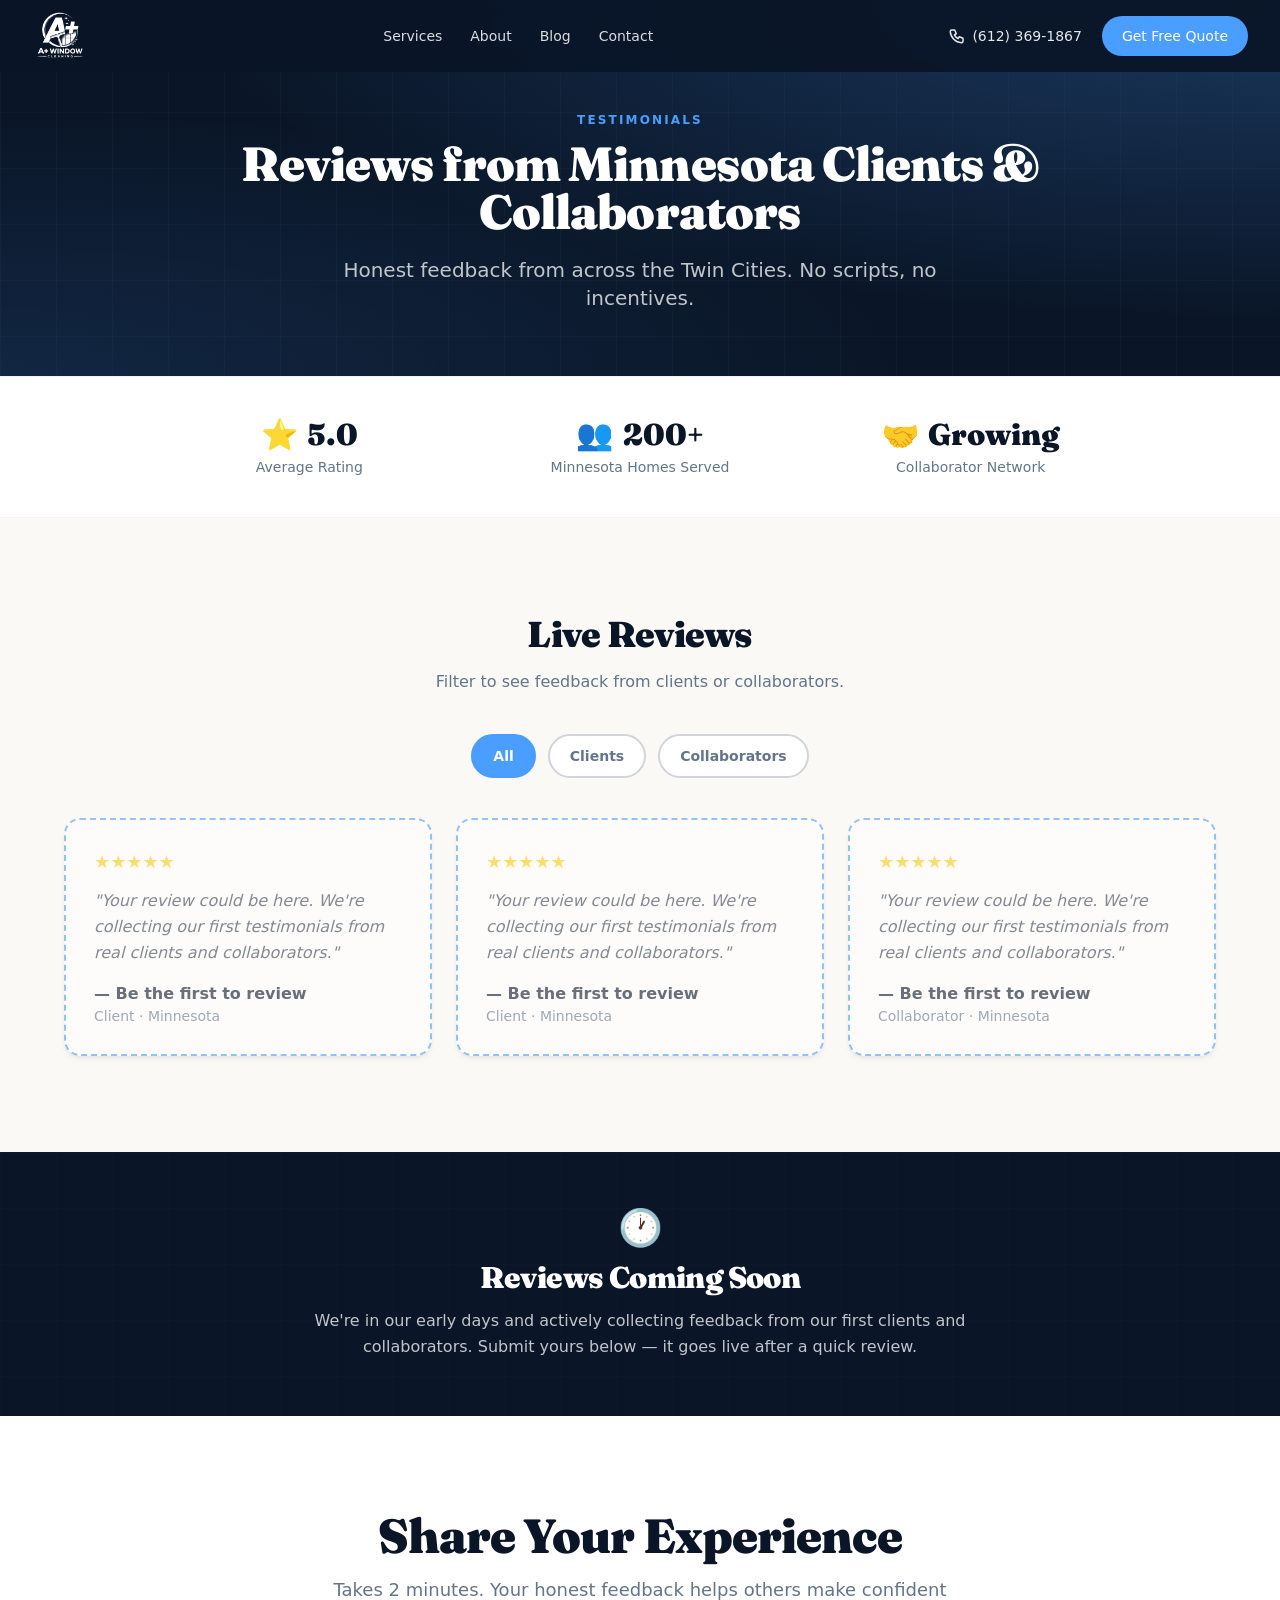
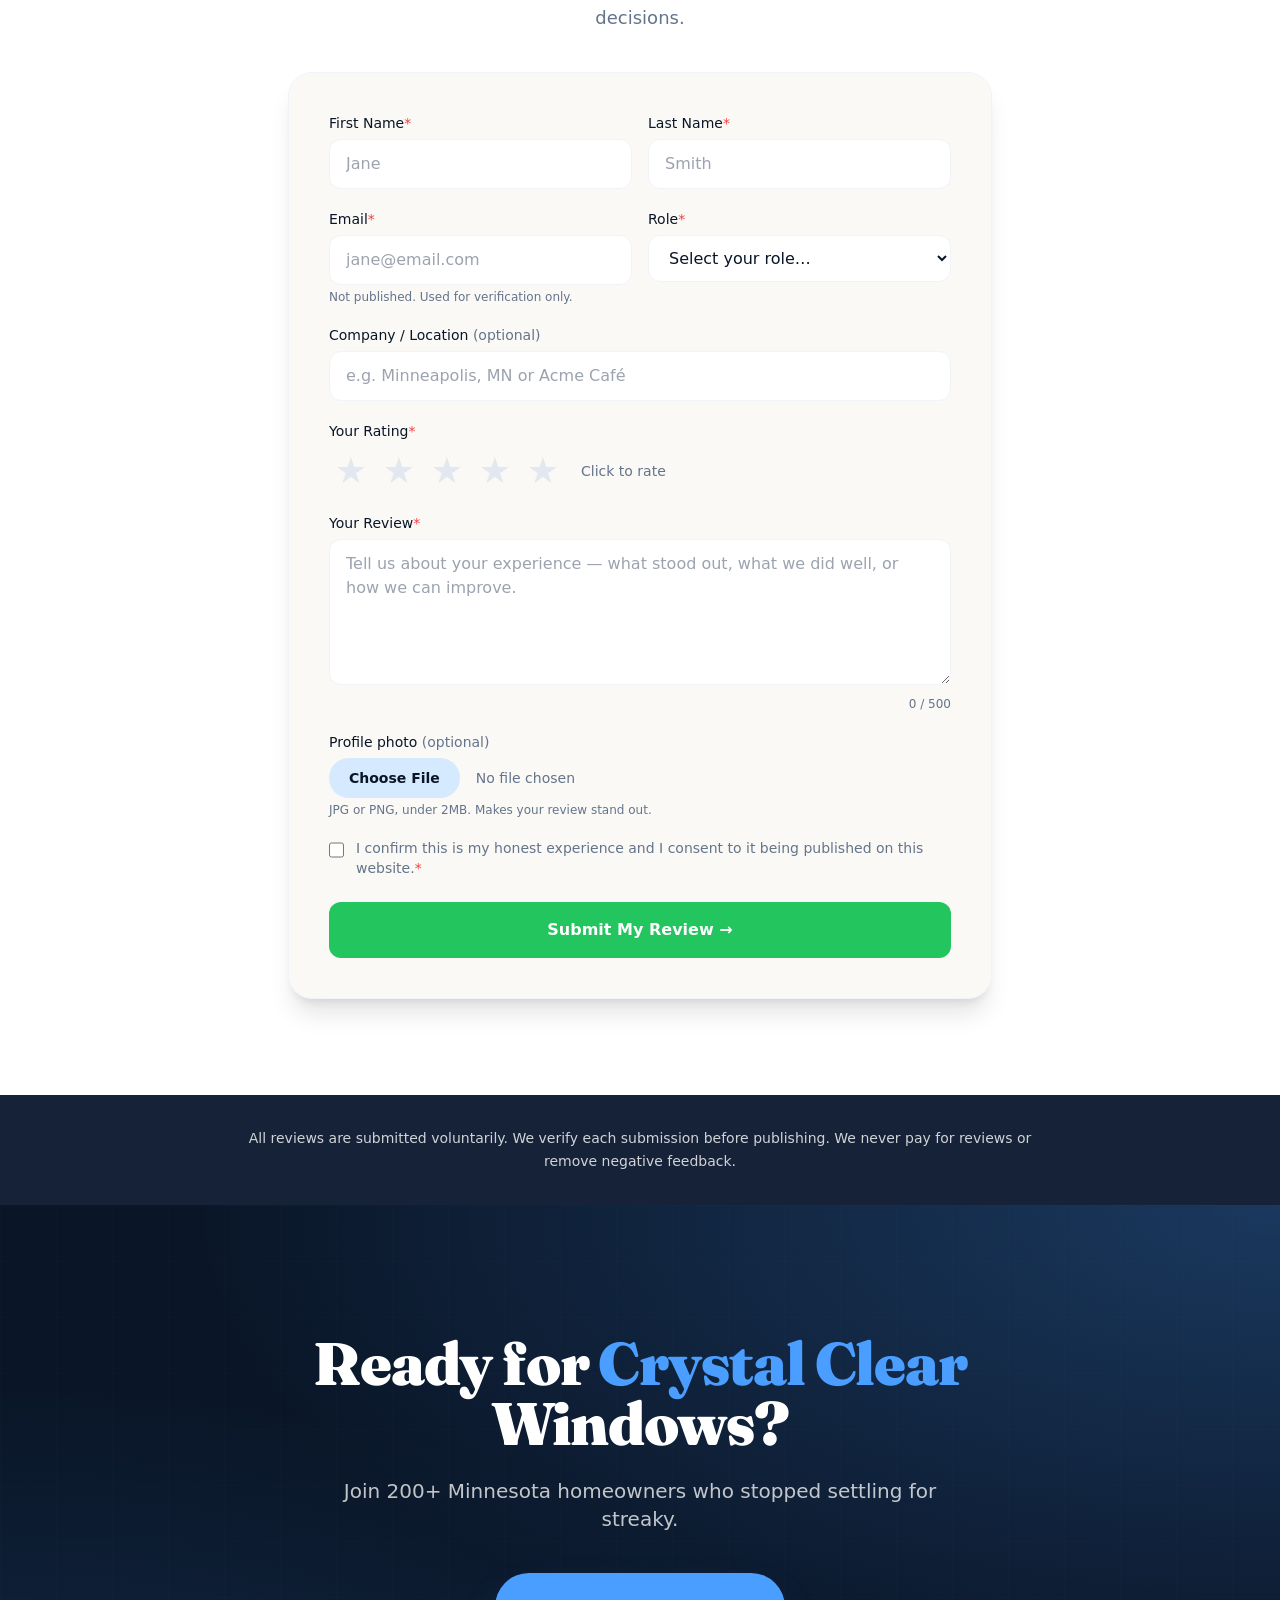
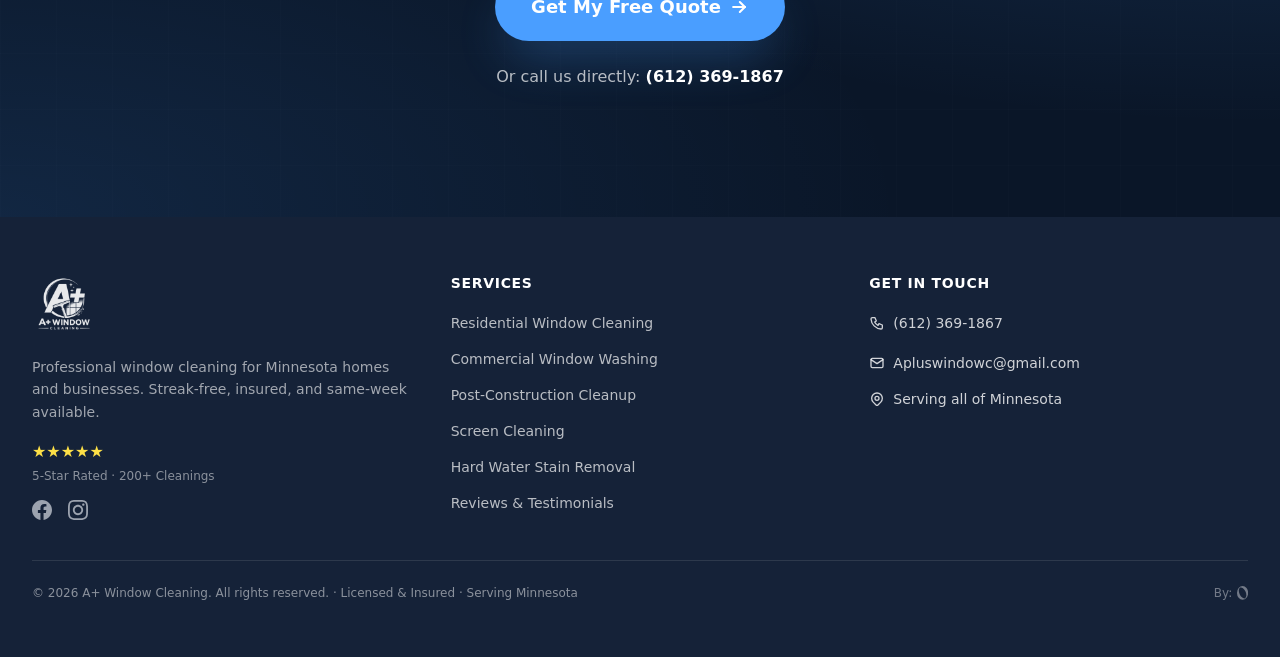
<file: reviews.html>
<!DOCTYPE html>
<html lang="en">
<head>
<meta charset="UTF-8" />
<meta name="viewport" content="width=device-width, initial-scale=1.0" />
<link rel="icon" type="image/png" sizes="32x32" href="/assets/favicon-32.png" />
<link rel="icon" type="image/png" sizes="512x512" href="/assets/icon-512.png" />
<link rel="apple-touch-icon" sizes="180x180" href="/assets/apple-touch-icon-180.png" />
<title>Reviews | A+ Window Cleaning Minnesota | Minneapolis & St. Paul Testimonials</title>
<meta name="description" content="Real reviews from Minnesota homeowners and businesses. A+ Window Cleaning — 5-star rated across Minneapolis, St. Paul & Twin Cities. Water fed pole technology. Streak-free guaranteed." />
<meta name="keywords" content="A+ Window Cleaning reviews, window cleaner Minneapolis testimonials, window cleaning St Paul reviews, Twin Cities window cleaning reviews, best window cleaning company Minneapolis" />
<meta name="robots" content="index, follow" />
<meta name="theme-color" content="#0A1628" />
<link rel="canonical" href="https://aplus-window-cleaning.vercel.app/reviews.html" />

<meta property="og:type" content="website" />
<meta property="og:title" content="Reviews & Testimonials | A+ Window Cleaning Minnesota" />
<meta property="og:description" content="Real reviews from Minnesota homeowners and business collaborators. Streak-free guaranteed, 5-star rated across the Twin Cities." />
<meta property="og:url" content="https://aplus-window-cleaning.vercel.app/reviews.html" />
<meta property="og:image" content="https://aplus-window-cleaning.vercel.app/assets/logo.png" />

<!--
TODO: REPLACE PLACEHOLDER IMAGES
Download free high-res images from unsplash.com using these searches,
save into /assets/ folder with exact filenames below:

  hero-home.jpg              → search "clean modern house windows sunlight"
  services-residential.jpg   → search "suburban american house exterior"
  services-commercial.jpg    → search "modern storefront glass building"
  about-owner.jpg            → search "professional cleaner uniform smiling" (or owner's real photo)
  blog-cost.jpg              → search "modern house exterior daytime"
  blog-hardwater.jpg         → search "water spots glass closeup"
  blog-seasonal.jpg          → search "minnesota autumn home"
  contact-bg.jpg             → search "homeowner kitchen window light"
  og-image.jpg               → branded 1200x630 social share image
  logo.png                   → A+ Window Cleaning logo
-->
<!-- TODO: Meta Pixel ID -->
<!-- TODO: GA4 Measurement ID -->
<!-- TODO: Google Ads Conversion ID -->
<!-- DONE: FORMSPREE https://formspree.io/f/xnjyeerj -->

<!-- Preconnect for performance -->
<link rel="preconnect" href="https://fonts.googleapis.com" />
<link rel="preconnect" href="https://fonts.gstatic.com" crossorigin />
<link rel="preconnect" href="https://api.fontshare.com" />
<link rel="preconnect" href="https://cdn.fontshare.com" crossorigin />
<link href="https://fonts.googleapis.com/css2?family=Fraunces:opsz,wght@9..144,400;9..144,700;9..144,900&display=swap" rel="stylesheet" />
<link href="https://api.fontshare.com/v2/css?f[]=cabinet-grotesk@400,500,700,800&display=swap" rel="stylesheet" />

<link rel="stylesheet" href="/assets/tailwind.css" />
<style>
  html { scroll-behavior: smooth; }
  body { font-family: 'Cabinet Grotesk', system-ui, sans-serif; color: #0A1628; background: #FAF9F6; -webkit-font-smoothing: antialiased; }
  h1, h2, h3, h4, h5 { font-family: 'Fraunces', serif; letter-spacing: -0.02em; }
  .reveal { opacity: 0; transform: translateY(24px); transition: opacity 0.8s ease, transform 0.8s ease; }
  .reveal.visible { opacity: 1; transform: translateY(0); }
  .hero-grid { background-image: linear-gradient(rgba(255,255,255,0.04) 1px, transparent 1px), linear-gradient(90deg, rgba(255,255,255,0.04) 1px, transparent 1px); background-size: 56px 56px; }
  .hero-glow { background: radial-gradient(ellipse at top right, rgba(74,158,255,0.25), transparent 60%), radial-gradient(ellipse at bottom left, rgba(74,158,255,0.12), transparent 50%); }
  .btn-primary { background: #4A9EFF; color: #fff; transition: all 0.2s ease; }
  .btn-primary:hover { background: #3B8EEE; transform: translateY(-1px); box-shadow: 0 12px 24px -8px rgba(74,158,255,0.5); }
  .btn-green { background: #22C55E; color: #fff; transition: all 0.2s ease; }
  .btn-green:hover { background: #16A34A; transform: translateY(-1px); box-shadow: 0 12px 24px -8px rgba(34,197,94,0.5); }
  #nav { transition: background-color 0.3s ease, box-shadow 0.3s ease; background-color: rgba(10,22,40,0.95); backdrop-filter: blur(10px); }
  #nav.scrolled { box-shadow: 0 4px 24px rgba(0,0,0,0.15); }
  ::selection { background: #4A9EFF; color: #fff; }

  /* Filter pills */
  .filter-pill { transition: all 0.2s ease; cursor: pointer; }
  .filter-pill.active { background: #4A9EFF; color: #fff; border-color: #4A9EFF; }

  /* Star rating selector */
  .star-select { cursor: pointer; transition: color 0.15s ease, transform 0.15s ease; min-width: 44px; min-height: 44px; display: inline-flex; align-items: center; justify-content: center; }
  .star-select:hover { transform: scale(1.1); }
  .star-select.filled { color: #4A9EFF; }
  .star-select.empty { color: #E2E8F0; }
  .star-radio:focus-visible + .star-select { outline: 2px solid #4A9EFF; outline-offset: 2px; border-radius: 0.5rem; }

  /* Mobile menu */
  .mobile-menu-closed { max-height: 0; overflow: hidden; transition: max-height 0.3s ease-in-out; }
  .mobile-menu-open { max-height: 320px; overflow: hidden; transition: max-height 0.3s ease-in-out; }

  /* ─── Mobile polish ─── */
  @media (max-width: 767px) {
    input, select, textarea { font-size: 16px !important; }
    button, .btn-primary, .btn-green, .filter-pill, [role="button"] { min-height: 44px; }
    #nav { height: 64px; }
    #hamburger { width: 2rem; height: 2rem; padding: 0; }
    .mobile-menu-open { max-height: 280px !important; }
  }
  @media (min-width: 768px) { #nav { height: 72px; } }
  .nav-active { color: #4A9EFF !important; }

  /* ─── Global mobile polish ─── */
  @media (max-width: 767px) {
    html, body { overflow-x: hidden !important; width: 100% !important; word-break: break-word; }

    section {
      padding-top: 3rem !important;
      padding-bottom: 3rem !important;
      padding-left: 1.25rem !important;
      padding-right: 1.25rem !important;
    }

    h1 { font-size: clamp(1.9rem, 7.5vw, 2.8rem) !important; line-height: 1.1 !important; }
    h2 { font-size: clamp(1.5rem, 5.5vw, 2rem) !important; line-height: 1.2 !important; }
    h3 { font-size: 1.1rem !important; line-height: 1.3 !important; }

    p { font-size: 0.9rem !important; line-height: 1.7 !important; }
    li { font-size: 0.875rem !important; line-height: 1.6 !important; }
    img { max-width: 100% !important; height: auto !important; }
    #nav img { height: 3rem !important; width: auto !important; max-width: none !important; }
    input, select, textarea { font-size: 16px !important; }

    .max-w-6xl, .max-w-5xl, .max-w-4xl, .max-w-3xl { max-width: 100% !important; }
    .grid-cols-3 { grid-template-columns: 1fr !important; }
    .gap-8, .gap-10, .gap-12, .gap-16 { gap: 1.25rem !important; }
  }
</style>
</head>
<body class="antialiased">

<!-- NAV -->
<nav id="nav" class="fixed top-0 left-0 right-0 z-50 h-[64px] md:h-16">
  <div class="max-w-7xl mx-auto px-4 md:px-8 h-full flex items-center justify-between">
    <a href="/index.html" class="flex items-center" aria-label="A+ Window Cleaning Minnesota home">
      <img src="/assets/logo-200.png" width="200" height="200" alt="A+ Window Cleaning Minnesota" class="h-12 md:h-14 w-auto object-contain" loading="eager" style="filter: brightness(0) invert(1);" />
    </a>
    <div class="hidden md:flex items-center gap-7 text-sm font-medium text-white/85">
      <a href="services.html" class="hover:text-white transition">Services</a>
      <a href="about.html" class="hover:text-white transition">About</a>
      <a href="blog.html" class="hover:text-white transition">Blog</a>
      <a href="contact.html" class="hover:text-white transition">Contact</a>
    </div>
    <div class="flex items-center gap-2 md:gap-5">
      <a href="tel:+16123691867" class="hidden md:flex items-center gap-1.5 text-white/90 hover:text-white text-sm font-medium">
        <svg xmlns="http://www.w3.org/2000/svg" width="18" height="18" viewBox="0 0 24 24" fill="none" stroke="currentColor" stroke-width="2" stroke-linecap="round" stroke-linejoin="round"><path d="M5 4h4l2 5l-2.5 1.5a11 11 0 0 0 5 5l1.5 -2.5l5 2v4a2 2 0 0 1 -2 2a16 16 0 0 1 -15 -15a2 2 0 0 1 2 -2"/></svg>
        (612) 369-1867
      </a>
      <a href="index.html#quote-form" class="bg-[#4A9EFF] hover:bg-[#3b8fe8] text-white font-medium rounded-full text-sm px-3 py-1.5 md:px-5 md:py-2.5 whitespace-nowrap flex-shrink-0 transition-colors duration-200">Get Free Quote</a>
      <button id="hamburger" type="button" class="md:hidden text-white inline-flex items-center justify-center flex-shrink-0" aria-label="Open menu" aria-expanded="false">
        <svg xmlns="http://www.w3.org/2000/svg" width="28" height="28" viewBox="0 0 24 24" fill="none" stroke="currentColor" stroke-width="2.5" stroke-linecap="round" stroke-linejoin="round"><path d="M4 6h16"/><path d="M4 12h16"/><path d="M4 18h16"/></svg>
      </button>
    </div>
  </div>
  <div id="mobile-menu" class="md:hidden absolute left-0 right-0 top-full shadow-xl mobile-menu-closed" style="background:#0A1628;border-top:1px solid rgba(255,255,255,0.1);">
    <a href="services.html" class="block text-white font-medium hover:text-sky-400" style="padding:1rem 1.5rem;font-size:1rem;border-bottom:1px solid rgba(255,255,255,0.08);">Services</a>
    <a href="about.html" class="block text-white font-medium hover:text-sky-400" style="padding:1rem 1.5rem;font-size:1rem;border-bottom:1px solid rgba(255,255,255,0.08);">About</a>
    <a href="blog.html" class="block text-white font-medium hover:text-sky-400" style="padding:1rem 1.5rem;font-size:1rem;border-bottom:1px solid rgba(255,255,255,0.08);">Blog</a>
    <a href="contact.html" class="block text-white font-medium hover:text-sky-400" style="padding:1rem 1.5rem;font-size:1rem;">Contact</a>
  </div>
</nav>

<!-- HERO -->
<section class="reviews-hero-section relative bg-navy text-white overflow-hidden pt-20 pb-10 md:pt-28 md:pb-16">
  <div class="absolute inset-0 hero-grid opacity-60"></div>
  <div class="absolute inset-0 hero-glow"></div>
  <div class="relative max-w-5xl mx-auto px-4 md:px-8 text-center w-full">
    <div class="text-sky text-xs font-bold uppercase tracking-[0.18em] mb-3">Testimonials</div>
    <h1 class="hero-h1 font-serif font-black text-3xl md:text-5xl leading-tight mb-5">Reviews from Minnesota Clients & Collaborators</h1>
    <p class="text-sm md:text-xl text-white/80 md:text-white/75 max-w-2xl mx-auto px-4">Honest feedback from across the Twin Cities. No scripts, no incentives.</p>
  </div>
</section>

<!-- STATS STRIP -->
<section class="bg-white border-y border-warm py-10 px-4 md:px-0">
  <div class="max-w-5xl mx-auto md:px-8 grid grid-cols-1 sm:grid-cols-3 gap-6 md:gap-8 text-center">
    <div class="reveal">
      <div class="text-3xl mb-1">⭐ <span class="font-serif font-black text-navy">5.0</span></div>
      <div class="text-sm text-text-muted font-medium">Average Rating</div>
    </div>
    <div class="reveal">
      <div class="text-3xl mb-1">👥 <span id="review-count" class="font-serif font-black text-navy">200+</span></div>
      <div class="text-sm text-text-muted font-medium">Minnesota Homes Served</div>
    </div>
    <div class="reveal">
      <div class="text-3xl mb-1">🤝 <span class="font-serif font-black text-navy">Growing</span></div>
      <div class="text-sm text-text-muted font-medium">Collaborator Network</div>
    </div>
  </div>
</section>

<!-- LIVE REVIEWS GRID -->
<section class="bg-cream py-12 md:py-24 px-4 md:px-0">
  <div class="max-w-7xl mx-auto md:px-8">
    <div class="text-center max-w-3xl mx-auto mb-10 reveal">
      <h2 class="font-serif font-black text-3xl md:text-4xl text-navy mb-4">Live Reviews</h2>
      <p class="text-base text-text-muted">Filter to see feedback from clients or collaborators.</p>
    </div>

    <!-- Filter row -->
    <div class="flex flex-wrap items-center justify-center gap-2 md:gap-3 mb-10 reveal" id="filter-row">
      <button type="button" class="filter-pill active px-5 py-2 rounded-full text-sm font-semibold border-2 border-gray-300 text-text-muted bg-white min-h-[44px]" data-filter="all">All</button>
      <button type="button" class="filter-pill px-5 py-2 rounded-full text-sm font-semibold border-2 border-gray-300 text-text-muted bg-white min-h-[44px]" data-filter="client">Clients</button>
      <button type="button" class="filter-pill px-5 py-2 rounded-full text-sm font-semibold border-2 border-gray-300 text-text-muted bg-white min-h-[44px]" data-filter="collaborator">Collaborators</button>
    </div>

    <!--
HOW TO ADD A REAL REVIEW — READ THIS
════════════════════════════════════
When you get a review submission in email at
Apluswindowc@gmail.com (sent from Formspree):

You will receive:
  - Reviewer name
  - Their role (homeowner/business/collaborator)
  - Location (e.g. Minneapolis, MN)
  - Star rating (1-5)
  - Their review text

TO ADD IT TO THE SITE:
1. Copy the review card template below
2. Paste it BEFORE the placeholder cards
3. Fill in: name, location, rating stars,
   review text, data-type ("client" or
   "collaborator")
4. Save the file
5. Push to GitHub — site updates in 2 minutes

The placeholder cards and "Coming Soon" section
will AUTOMATICALLY hide once 1 real card exists.

STAR DISPLAY:
  5 stars = ★★★★★
  4 stars = ★★★★☆
  3 stars = ★★★☆☆

DATA-TYPE values:
  Homeowner → data-type="client"
  Business → data-type="client"
  Collaborator → data-type="collaborator"

REVIEW CARD TEMPLATE (copy everything between the
dashed lines, paste it inside #reviews-grid BEFORE
the first review-placeholder card, then fill it in):
- - - - - - - - - - - - - - - - - - -
      <div class="review-card bg-white rounded-2xl shadow-md p-6 border border-gray-100"
           data-type="client">
        <div class="flex gap-1 text-yellow-400 text-lg mb-3">★★★★★</div>
        <blockquote class="text-gray-700 leading-relaxed mb-4 italic text-base">
          "PASTE REAL REVIEW TEXT HERE"
        </blockquote>
        <div>
          <p class="font-semibold text-navy">REVIEWER FIRST NAME + LAST INITIAL</p>
          <p class="text-sm text-gray-500">Homeowner · Minneapolis, MN</p>
        </div>
      </div>
- - - - - - - - - - - - - - - - - - -
════════════════════════════════════
-->

    <div class="grid md:grid-cols-3 gap-6 max-w-6xl mx-auto" id="reviews-grid">

      <div class="review-card review-placeholder bg-white rounded-2xl shadow-md p-7 border-2 border-dashed border-sky opacity-60" data-type="client">
        <div class="stars text-yellow-400 text-lg mb-3">★★★★★</div>
        <blockquote class="text-gray-700 leading-relaxed mb-4 italic">"Your review could be here. We're collecting our first testimonials from real clients and collaborators."</blockquote>
        <div class="reviewer">
          <p class="font-semibold text-navy">— Be the first to review</p>
          <p class="text-sm text-text-muted">Client · Minnesota</p>
        </div>
      </div>
      <div class="review-card review-placeholder bg-white rounded-2xl shadow-md p-7 border-2 border-dashed border-sky opacity-60" data-type="client">
        <div class="stars text-yellow-400 text-lg mb-3">★★★★★</div>
        <blockquote class="text-gray-700 leading-relaxed mb-4 italic">"Your review could be here. We're collecting our first testimonials from real clients and collaborators."</blockquote>
        <div class="reviewer">
          <p class="font-semibold text-navy">— Be the first to review</p>
          <p class="text-sm text-text-muted">Client · Minnesota</p>
        </div>
      </div>
      <div class="review-card review-placeholder bg-white rounded-2xl shadow-md p-7 border-2 border-dashed border-sky opacity-60" data-type="collaborator">
        <div class="stars text-yellow-400 text-lg mb-3">★★★★★</div>
        <blockquote class="text-gray-700 leading-relaxed mb-4 italic">"Your review could be here. We're collecting our first testimonials from real clients and collaborators."</blockquote>
        <div class="reviewer">
          <p class="font-semibold text-navy">— Be the first to review</p>
          <p class="text-sm text-text-muted">Collaborator · Minnesota</p>
        </div>
      </div>
    </div>
  </div>
</section>

<!-- COMING SOON STRIP -->
<section id="reviews-coming-soon" class="bg-navy text-white py-14 relative overflow-hidden">
  <div class="absolute inset-0 hero-grid opacity-30"></div>
  <div class="relative max-w-3xl mx-auto px-5 md:px-8 text-center">
    <div class="text-4xl mb-3 reveal">🕐</div>
    <h3 class="reveal font-serif font-black text-2xl md:text-3xl mb-3">Reviews Coming Soon</h3>
    <p class="reveal text-white/75 leading-relaxed">We're in our early days and actively collecting feedback from our first clients and collaborators. Submit yours below — it goes live after a quick review.</p>
  </div>
</section>

<!-- SUBMIT REVIEW FORM -->
<section id="submit-review" class="bg-white py-12 md:py-24 px-4 md:px-0">
  <div class="max-w-3xl mx-auto md:px-8">
    <div class="text-center mb-10 reveal">
      <h2 class="font-serif font-black text-3xl md:text-5xl text-navy mb-4">Share Your Experience</h2>
      <p class="text-base md:text-lg text-text-muted">Takes 2 minutes. Your honest feedback helps others make confident decisions.</p>
    </div>

    <div class="bg-cream rounded-3xl shadow-xl p-5 md:p-10 border border-warm reveal">
      <form id="review-form" action="https://formspree.io/f/xnjyeerj" method="POST" enctype="multipart/form-data" novalidate>

        <!-- Row 1: First / Last Name -->
        <div class="grid sm:grid-cols-2 gap-4 mb-5">
          <div>
            <label class="block text-sm font-medium text-navy mb-1.5">First Name<span class="text-red-500">*</span></label>
            <input type="text" name="first_name" required class="w-full px-4 py-3 rounded-xl border border-warm bg-white focus:border-sky focus:outline-none focus:ring-2 focus:ring-sky/20 transition" placeholder="Jane" />
          </div>
          <div>
            <label class="block text-sm font-medium text-navy mb-1.5">Last Name<span class="text-red-500">*</span></label>
            <input type="text" name="last_name" required class="w-full px-4 py-3 rounded-xl border border-warm bg-white focus:border-sky focus:outline-none focus:ring-2 focus:ring-sky/20 transition" placeholder="Smith" />
          </div>
        </div>

        <!-- Row 2: Email / Role -->
        <div class="grid sm:grid-cols-2 gap-4 mb-5">
          <div>
            <label class="block text-sm font-medium text-navy mb-1.5">Email<span class="text-red-500">*</span></label>
            <input type="email" name="email" required class="w-full px-4 py-3 rounded-xl border border-warm bg-white focus:border-sky focus:outline-none focus:ring-2 focus:ring-sky/20 transition" placeholder="jane@email.com" />
            <p class="text-xs text-text-muted mt-1">Not published. Used for verification only.</p>
          </div>
          <div>
            <label class="block text-sm font-medium text-navy mb-1.5">Role<span class="text-red-500">*</span></label>
            <select name="role" required class="w-full px-4 py-3 rounded-xl border border-warm bg-white focus:border-sky focus:outline-none focus:ring-2 focus:ring-sky/20 transition">
              <option value="">Select your role…</option>
              <option value="Homeowner">Homeowner — Got my windows cleaned</option>
              <option value="Business Owner">Business Owner — Commercial service</option>
              <option value="Collaborator">Collaborator — Worked with Omar on a project</option>
              <option value="Other">Other</option>
            </select>
          </div>
        </div>

        <!-- Row 3: Company / Location -->
        <div class="mb-5">
          <label class="block text-sm font-medium text-navy mb-1.5">Company / Location <span class="text-text-muted font-normal">(optional)</span></label>
          <input type="text" name="company_location" class="w-full px-4 py-3 rounded-xl border border-warm bg-white focus:border-sky focus:outline-none focus:ring-2 focus:ring-sky/20 transition" placeholder="e.g. Minneapolis, MN or Acme Café" />
        </div>

        <!-- Row 4: Star Rating -->
        <fieldset class="mb-5" id="star-rating">
          <legend class="block text-sm font-medium text-navy mb-2">Your Rating<span class="text-red-500">*</span></legend>
          <div class="flex flex-wrap items-center gap-1 text-4xl">
            <input type="radio" name="rating" value="1" id="rating-1" class="sr-only star-radio" required />
            <label for="rating-1" class="star-select empty inline-flex items-center justify-center min-w-[44px] min-h-[44px]" data-value="1"><span aria-hidden="true">★</span><span class="sr-only">1 star</span></label>
            <input type="radio" name="rating" value="2" id="rating-2" class="sr-only star-radio" required />
            <label for="rating-2" class="star-select empty inline-flex items-center justify-center min-w-[44px] min-h-[44px]" data-value="2"><span aria-hidden="true">★</span><span class="sr-only">2 stars</span></label>
            <input type="radio" name="rating" value="3" id="rating-3" class="sr-only star-radio" required />
            <label for="rating-3" class="star-select empty inline-flex items-center justify-center min-w-[44px] min-h-[44px]" data-value="3"><span aria-hidden="true">★</span><span class="sr-only">3 stars</span></label>
            <input type="radio" name="rating" value="4" id="rating-4" class="sr-only star-radio" required />
            <label for="rating-4" class="star-select empty inline-flex items-center justify-center min-w-[44px] min-h-[44px]" data-value="4"><span aria-hidden="true">★</span><span class="sr-only">4 stars</span></label>
            <input type="radio" name="rating" value="5" id="rating-5" class="sr-only star-radio" required />
            <label for="rating-5" class="star-select empty inline-flex items-center justify-center min-w-[44px] min-h-[44px]" data-value="5"><span aria-hidden="true">★</span><span class="sr-only">5 stars</span></label>
            <span class="ml-3 text-sm text-text-muted self-center" id="rating-label" aria-live="polite">Click to rate</span>
          </div>
        </fieldset>

        <!-- Row 5: Review Text -->
        <div class="mb-5">
          <label class="block text-sm font-medium text-navy mb-1.5">Your Review<span class="text-red-500">*</span></label>
          <textarea name="review" id="review-textarea" required rows="5" maxlength="500" class="w-full px-4 py-3 rounded-xl border border-warm bg-white focus:border-sky focus:outline-none focus:ring-2 focus:ring-sky/20 transition resize-y" placeholder="Tell us about your experience — what stood out, what we did well, or how we can improve."></textarea>
          <div class="text-xs text-text-muted text-right mt-1"><span id="char-count">0</span> / 500</div>
        </div>

        <!-- Row 6: Photo (optional) -->
        <div class="mb-5">
          <label class="block text-sm font-medium text-navy mb-1.5">Profile photo <span class="text-text-muted font-normal">(optional)</span></label>
          <input type="file" name="photo" accept="image/jpeg,image/png" class="w-full text-sm text-text-muted file:mr-4 file:py-2.5 file:px-5 file:rounded-full file:border-0 file:text-sm file:font-semibold file:bg-sky-light file:text-navy hover:file:bg-sky hover:file:text-white transition" />
          <p class="text-xs text-text-muted mt-1">JPG or PNG, under 2MB. Makes your review stand out.</p>
        </div>

        <!-- Consent -->
        <label class="flex items-start gap-3 mb-6 cursor-pointer">
          <input type="checkbox" name="consent" required class="mt-1 w-4 h-4 accent-sky" />
          <span class="text-sm text-text-muted">I confirm this is my honest experience and I consent to it being published on this website.<span class="text-red-500">*</span></span>
        </label>

        <button type="submit" class="btn-green w-full py-4 rounded-xl font-semibold text-base flex items-center justify-center gap-2 min-h-[44px]">
          Submit My Review →
        </button>
      </form>

      <!-- SUCCESS state -->
      <div id="review-success" class="hidden text-center py-10">
        <div class="mx-auto w-20 h-20 rounded-full bg-green/15 text-green flex items-center justify-center mb-6">
          <svg xmlns="http://www.w3.org/2000/svg" width="44" height="44" viewBox="0 0 24 24" fill="none" stroke="currentColor" stroke-width="2.5" stroke-linecap="round" stroke-linejoin="round"><path d="M5 12l5 5l10 -10"/></svg>
        </div>
        <h3 class="font-serif text-3xl font-black text-navy mb-3">Thank you — review received.</h3>
        <p class="text-text-muted max-w-md mx-auto">We'll verify and publish it within 48 hours. We appreciate you taking the time.</p>
      </div>

      <!-- ERROR state -->
      <div id="review-error" class="hidden text-center py-10">
        <div class="text-5xl mb-4">⚠️</div>
        <p class="text-text-muted max-w-md mx-auto">Something went wrong. Please email us directly at <a href="mailto:Apluswindowc@gmail.com" class="text-sky font-semibold">Apluswindowc@gmail.com</a></p>
      </div>
    </div>
  </div>
</section>

<!-- TRUST NOTE STRIP -->
<section class="bg-navy-mid text-white/80 py-8">
  <div class="max-w-4xl mx-auto px-5 md:px-8 text-center text-sm leading-relaxed">
    All reviews are submitted voluntarily. We verify each submission before publishing. We never pay for reviews or remove negative feedback.
  </div>
</section>

<!-- FINAL CTA -->
<section class="bg-navy text-white py-16 md:py-32 relative overflow-hidden">
  <div class="absolute inset-0 hero-grid opacity-30"></div>
  <div class="absolute inset-0 hero-glow"></div>
  <div class="relative max-w-4xl mx-auto px-4 md:px-8 text-center">
    <h2 class="reveal font-serif font-black text-3xl md:text-6xl leading-tight mb-6">
      Ready for <span class="text-sky">Crystal Clear</span> Windows?
    </h2>
    <p class="reveal text-base md:text-xl text-white/75 mb-8 md:mb-10 max-w-2xl mx-auto">
      Join 200+ Minnesota homeowners who stopped settling for streaky.
    </p>
    <div class="reveal">
      <a href="index.html#quote-form" class="btn-primary inline-flex items-center justify-center gap-2 w-full sm:w-auto px-9 py-5 rounded-full font-semibold text-base md:text-lg shadow-2xl shadow-sky/30 min-h-[44px]">
        Get My Free Quote
        <svg xmlns="http://www.w3.org/2000/svg" width="20" height="20" viewBox="0 0 24 24" fill="none" stroke="currentColor" stroke-width="2.5" stroke-linecap="round" stroke-linejoin="round"><path d="M5 12l14 0"/><path d="M13 18l6 -6"/><path d="M13 6l6 6"/></svg>
      </a>
    </div>
    <div class="reveal mt-6 text-white/70">
      Or call us directly: <a href="tel:+16123691867" class="text-white font-semibold hover:text-sky transition">(612) 369-1867</a>
    </div>
  </div>
</section>

<!-- FOOTER -->
<footer class="bg-navy-mid text-white/80">
  <div class="max-w-7xl mx-auto px-4 md:px-8 md:py-14">
    <!-- Mobile compact footer -->
    <!-- Mobile footer -->
    <div class="md:hidden py-8">
      <!-- Logo + tagline + stars + social (full width) -->
      <div class="col-span-2 mb-6">
        <img src="/assets/logo-200.png" width="200" height="200" alt="A+ Window Cleaning" class="object-contain" style="filter:brightness(0) invert(1);width:110px;height:auto;max-width:110px;" />
        <p class="text-sm text-gray-400 mt-2">Professional window cleaning for Minnesota homes and businesses.</p>
        <p class="text-sm text-yellow-400 mt-2">★★★★★ 5-Star Rated</p>
        <div class="flex gap-4 mt-3">
          <a href="https://www.facebook.com/share/1NKfYwgnC9/" target="_blank" rel="noopener noreferrer" class="text-gray-400 hover:text-sky-400" aria-label="Facebook"><svg class="w-5 h-5" fill="currentColor" viewBox="0 0 24 24"><path d="M24 12.073c0-6.627-5.373-12-12-12s-12 5.373-12 12c0 5.99 4.388 10.954 10.125 11.854v-8.385H7.078v-3.47h3.047V9.43c0-3.007 1.792-4.669 4.533-4.669 1.312 0 2.686.235 2.686.235v2.953H15.83c-1.491 0-1.956.925-1.956 1.874v2.25h3.328l-.532 3.47h-2.796v8.385C19.612 23.027 24 18.062 24 12.073z"/></svg></a>
          <a href="https://www.instagram.com/apluss_wc" target="_blank" rel="noopener noreferrer" class="text-gray-400 hover:text-sky-400" aria-label="Instagram"><svg class="w-5 h-5" fill="currentColor" viewBox="0 0 24 24"><path d="M12 2.163c3.204 0 3.584.012 4.85.07 3.252.148 4.771 1.691 4.919 4.919.058 1.265.069 1.645.069 4.849 0 3.205-.012 3.584-.069 4.849-.149 3.225-1.664 4.771-4.919 4.919-1.266.058-1.644.07-4.85.07-3.204 0-3.584-.012-4.849-.07-3.26-.149-4.771-1.699-4.919-4.92-.058-1.265-.07-1.644-.07-4.849 0-3.204.013-3.583.07-4.849.149-3.227 1.664-4.771 4.919-4.919 1.266-.057 1.645-.069 4.849-.069zm0-2.163c-3.259 0-3.667.014-4.947.072-4.358.2-6.78 2.618-6.98 6.98-.059 1.281-.073 1.689-.073 4.948 0 3.259.014 3.668.072 4.948.2 4.358 2.618 6.78 6.98 6.98 1.281.058 1.689.072 4.948.072 3.259 0 3.668-.014 4.948-.072 4.354-.2 6.782-2.618 6.979-6.98.059-1.28.073-1.689.073-4.948 0-3.259-.014-3.667-.072-4.947-.196-4.354-2.617-6.78-6.979-6.98-1.281-.059-1.69-.073-4.949-.073zm0 5.838c-3.403 0-6.162 2.759-6.162 6.162s2.759 6.163 6.162 6.163 6.162-2.759 6.162-6.163c0-3.403-2.759-6.162-6.162-6.162zm0 10.162c-2.209 0-4-1.79-4-4 0-2.209 1.791-4 4-4s4 1.791 4 4c0 2.21-1.791 4-4 4zm6.406-11.845c-.796 0-1.441.645-1.441 1.44s.645 1.44 1.441 1.44c.795 0 1.439-.645 1.439-1.44s-.644-1.44-1.439-1.44z"/></svg></a>
        </div>
      </div>

      <!-- 2-column grid -->
      <div class="grid grid-cols-2 gap-6">
        <div>
          <div class="text-xs font-semibold tracking-wider text-gray-400 mb-3">SERVICES</div>
          <ul class="space-y-1.5 text-sm text-gray-300">
            <li><a href="/services.html" class="hover:text-white">Residential</a></li>
            <li><a href="/services.html" class="hover:text-white">Commercial</a></li>
            <li><a href="/services.html" class="hover:text-white">Post-Construction</a></li>
            <li><a href="/services.html" class="hover:text-white">Screen Cleaning</a></li>
            <li><a href="/services.html" class="hover:text-white">Hard Water Stains</a></li>
            <li><a href="/reviews.html" class="hover:text-white">Reviews & Testimonials</a></li>
          </ul>
        </div>
        <div>
          <div class="text-xs font-semibold tracking-wider text-gray-400 mb-3">GET IN TOUCH</div>
          <ul class="space-y-2 text-sm text-gray-300">
            <li><a href="tel:+16123691867" class="flex items-center gap-2 hover:text-white"><span>📞</span> (612) 369-1867</a></li>
            <li><a href="mailto:Apluswindowc@gmail.com" class="flex items-center gap-2 hover:text-white break-all"><span>✉</span> Apluswindowc@gmail.com</a></li>
            <li class="flex items-center gap-2"><span>📍</span> Serving all of MN</li>
          </ul>
        </div>

        <!-- SEO keyword strip (full width) -->
        <p class="col-span-2 text-xs text-center text-gray-500 mt-6 leading-relaxed">
          Window cleaning Minneapolis · St. Paul · Twin Cities · Serving Bloomington, Plymouth, Maple Grove, Woodbury, Eagan, Edina, Minnetonka and surrounding areas.
        </p>

        <!-- Copyright bar (full width) -->
        <div class="col-span-2 border-t border-white/10 pt-4 text-center">
          <p class="text-xs text-gray-500">© 2026 A+ Window Cleaning · Licensed & Insured · MN</p>
          <a href="https://omarkhadr.com/?utm_source=aplus-window-cleaning.vercel.app&utm_medium=footer&utm_campaign=by-o" target="_blank" rel="noopener" aria-label="Website by Omar Khadr" title="Website by Omar Khadr" class="inline-flex items-center gap-[0.38em] text-xs text-gray-500 opacity-80 hover:opacity-100 transition-opacity mt-1">By: <svg viewBox="16 8 68 84" aria-hidden="true" focusable="false" style="height:1.15em;width:auto;display:inline-block;vertical-align:-0.18em"><path fill="currentColor" fill-rule="evenodd" d="M84 50A34 42 0 1 0 16 50A34 42 0 1 0 84 50ZM67.814 42.069A19.5 35.5 -24 1 0 32.186 57.931A19.5 35.5 -24 1 0 67.814 42.069Z"/></svg></a>
        </div>
      </div>
    </div>
    <!-- Desktop footer grid -->
    <div class="hidden md:grid md:grid-cols-3 gap-10 mb-10 text-center md:text-left">
      <div>
        <a href="/index.html" class="inline-block mb-3">
          <img src="/assets/logo-200.png" width="200" height="200" alt="A+ Window Cleaning Minnesota" class="h-16 w-auto object-contain mx-auto md:mx-0" loading="lazy" style="filter: brightness(0) invert(1); opacity: 0.9;" />
        </a>
        <p class="text-sm text-white/60 leading-relaxed mb-4">Professional window cleaning for Minnesota homes and businesses. Streak-free, insured, and same-week available.</p>
        <div class="text-yellow-300 mb-1">★★★★★</div>
        <div class="text-xs text-white/50">5-Star Rated · 200+ Cleanings</div>
        <div class="flex gap-4 mt-4 justify-center md:justify-start">
          <a href="https://www.facebook.com/share/1NKfYwgnC9/" target="_blank" rel="noopener noreferrer" class="text-gray-400 hover:text-sky-400 transition-colors" aria-label="A+ Window Cleaning on Facebook">
            <svg xmlns="http://www.w3.org/2000/svg" class="w-5 h-5" fill="currentColor" viewBox="0 0 24 24"><path d="M24 12.073c0-6.627-5.373-12-12-12s-12 5.373-12 12c0 5.99 4.388 10.954 10.125 11.854v-8.385H7.078v-3.47h3.047V9.43c0-3.007 1.792-4.669 4.533-4.669 1.312 0 2.686.235 2.686.235v2.953H15.83c-1.491 0-1.956.925-1.956 1.874v2.25h3.328l-.532 3.47h-2.796v8.385C19.612 23.027 24 18.062 24 12.073z"/></svg>
          </a>
          <a href="https://www.instagram.com/apluss_wc" target="_blank" rel="noopener noreferrer" class="text-gray-400 hover:text-sky-400 transition-colors" aria-label="A+ Window Cleaning on Instagram">
            <svg xmlns="http://www.w3.org/2000/svg" class="w-5 h-5" fill="currentColor" viewBox="0 0 24 24"><path d="M12 2.163c3.204 0 3.584.012 4.85.07 3.252.148 4.771 1.691 4.919 4.919.058 1.265.069 1.645.069 4.849 0 3.205-.012 3.584-.069 4.849-.149 3.225-1.664 4.771-4.919 4.919-1.266.058-1.644.07-4.85.07-3.204 0-3.584-.012-4.849-.07-3.26-.149-4.771-1.699-4.919-4.92-.058-1.265-.07-1.644-.07-4.849 0-3.204.013-3.583.07-4.849.149-3.227 1.664-4.771 4.919-4.919 1.266-.057 1.645-.069 4.849-.069zm0-2.163c-3.259 0-3.667.014-4.947.072-4.358.2-6.78 2.618-6.98 6.98-.059 1.281-.073 1.689-.073 4.948 0 3.259.014 3.668.072 4.948.2 4.358 2.618 6.78 6.98 6.98 1.281.058 1.689.072 4.948.072 3.259 0 3.668-.014 4.948-.072 4.354-.2 6.782-2.618 6.979-6.98.059-1.28.073-1.689.073-4.948 0-3.259-.014-3.667-.072-4.947-.196-4.354-2.617-6.78-6.979-6.98-1.281-.059-1.69-.073-4.949-.073zm0 5.838c-3.403 0-6.162 2.759-6.162 6.162s2.759 6.163 6.162 6.163 6.162-2.759 6.162-6.163c0-3.403-2.759-6.162-6.162-6.162zm0 10.162c-2.209 0-4-1.79-4-4 0-2.209 1.791-4 4-4s4 1.791 4 4c0 2.21-1.791 4-4 4zm6.406-11.845c-.796 0-1.441.645-1.441 1.44s.645 1.44 1.441 1.44c.795 0 1.439-.645 1.439-1.44s-.644-1.44-1.439-1.44z"/></svg>
          </a>
        </div>
      </div>

      <div>
        <div class="font-semibold text-white mb-4 text-sm uppercase tracking-wider">Services</div>
        <ul class="space-y-2 text-sm text-white/70">
          <li><a href="services.html" class="hover:text-sky transition inline-block py-1">Residential Window Cleaning</a></li>
          <li><a href="services.html" class="hover:text-sky transition inline-block py-1">Commercial Window Washing</a></li>
          <li><a href="services.html" class="hover:text-sky transition inline-block py-1">Post-Construction Cleanup</a></li>
          <li><a href="services.html" class="hover:text-sky transition inline-block py-1">Screen Cleaning</a></li>
          <li><a href="services.html" class="hover:text-sky transition inline-block py-1">Hard Water Stain Removal</a></li>
          <li><a href="reviews.html" class="hover:text-sky transition inline-block py-1">Reviews & Testimonials</a></li>
        </ul>
      </div>

      <div>
        <div class="font-semibold text-white mb-4 text-sm uppercase tracking-wider">Get In Touch</div>
        <ul class="space-y-3 text-sm">
          <li><a href="tel:+16123691867" class="flex items-center justify-center md:justify-start gap-2 text-white/80 hover:text-sky transition py-1">
            <svg xmlns="http://www.w3.org/2000/svg" width="16" height="16" viewBox="0 0 24 24" fill="none" stroke="currentColor" stroke-width="2" stroke-linecap="round" stroke-linejoin="round"><path d="M5 4h4l2 5l-2.5 1.5a11 11 0 0 0 5 5l1.5 -2.5l5 2v4a2 2 0 0 1 -2 2a16 16 0 0 1 -15 -15a2 2 0 0 1 2 -2"/></svg>
            (612) 369-1867
          </a></li>
          <li><a href="mailto:Apluswindowc@gmail.com" class="flex items-center justify-center md:justify-start gap-2 text-white/80 hover:text-sky transition py-1 break-all">
            <svg xmlns="http://www.w3.org/2000/svg" width="16" height="16" viewBox="0 0 24 24" fill="none" stroke="currentColor" stroke-width="2" stroke-linecap="round" stroke-linejoin="round" class="flex-shrink-0"><path d="M3 7a2 2 0 0 1 2 -2h14a2 2 0 0 1 2 2v10a2 2 0 0 1 -2 2h-14a2 2 0 0 1 -2 -2v-10z"/><path d="M3 7l9 6l9 -6"/></svg>
            Apluswindowc@gmail.com
          </a></li>
          <li class="flex items-center justify-center md:justify-start gap-2 text-white/80">
            <svg xmlns="http://www.w3.org/2000/svg" width="16" height="16" viewBox="0 0 24 24" fill="none" stroke="currentColor" stroke-width="2" stroke-linecap="round" stroke-linejoin="round"><path d="M9 11a3 3 0 1 0 6 0a3 3 0 0 0 -6 0"/><path d="M17.657 16.657l-4.243 4.243a2 2 0 0 1 -2.827 0l-4.244 -4.243a8 8 0 1 1 11.314 0z"/></svg>
            Serving all of Minnesota
          </li>
        </ul>
      </div>
    </div>

    <div class="border-t border-white/10 mt-6 pt-6 flex flex-col md:flex-row md:items-center md:justify-between gap-3 text-xs text-white/50 text-center md:text-left">
      <div>© 2026 A+ Window Cleaning. All rights reserved. · Licensed & Insured · Serving Minnesota</div>
      <div><a href="https://omarkhadr.com/?utm_source=aplus-window-cleaning.vercel.app&utm_medium=footer&utm_campaign=by-o" target="_blank" rel="noopener" aria-label="Website by Omar Khadr" title="Website by Omar Khadr" class="inline-flex items-center gap-[0.38em] opacity-80 hover:opacity-100 transition-opacity">By: <svg viewBox="16 8 68 84" aria-hidden="true" focusable="false" style="height:1.15em;width:auto;display:inline-block;vertical-align:-0.18em"><path fill="currentColor" fill-rule="evenodd" d="M84 50A34 42 0 1 0 16 50A34 42 0 1 0 84 50ZM67.814 42.069A19.5 35.5 -24 1 0 32.186 57.931A19.5 35.5 -24 1 0 67.814 42.069Z"/></svg></a></div>
    </div>
  </div>
</footer>

<script>
(() => {
  // Sticky nav
  const nav = document.getElementById('nav');
  const onScroll = () => {
    if (window.scrollY > 80) nav.classList.add('scrolled');
    else nav.classList.remove('scrolled');
  };
  onScroll();
  window.addEventListener('scroll', onScroll, { passive: true });

  // Hamburger menu
  const hamburger = document.getElementById('hamburger');
  const mobileMenu = document.getElementById('mobile-menu');
  if (hamburger && mobileMenu) {
    const openMenu = () => { mobileMenu.classList.remove('mobile-menu-closed'); mobileMenu.classList.add('mobile-menu-open'); hamburger.setAttribute('aria-expanded','true'); };
    const closeMenu = () => { mobileMenu.classList.remove('mobile-menu-open'); mobileMenu.classList.add('mobile-menu-closed'); hamburger.setAttribute('aria-expanded','false'); };
    hamburger.addEventListener('click', (e) => { e.stopPropagation(); if (mobileMenu.classList.contains('mobile-menu-open')) closeMenu(); else openMenu(); });
    document.addEventListener('click', (e) => { if (!hamburger.contains(e.target) && !mobileMenu.contains(e.target)) closeMenu(); });
    mobileMenu.querySelectorAll('a').forEach(a => a.addEventListener('click', closeMenu));
  }

  // Reveal on scroll
  const io = new IntersectionObserver((entries) => {
    entries.forEach(e => {
      if (e.isIntersecting) {
        e.target.classList.add('visible');
        io.unobserve(e.target);
      }
    });
  }, { threshold: 0.12, rootMargin: '0px 0px -40px 0px' });
  document.querySelectorAll('.reveal').forEach(el => io.observe(el));

  // Meta Pixel: page view
  if (typeof fbq === 'function') {
    fbq('track', 'ViewContent', {
      content_name: 'Reviews Page',
      content_category: 'Social Proof'
    });
  }

  // ─── Filter pills ───
  const filterRow = document.getElementById('filter-row');
  const cards = document.querySelectorAll('#reviews-grid .review-card');
  filterRow.querySelectorAll('.filter-pill').forEach(pill => {
    pill.addEventListener('click', () => {
      filterRow.querySelectorAll('.filter-pill').forEach(p => p.classList.remove('active'));
      pill.classList.add('active');
      const filter = pill.dataset.filter;
      cards.forEach(c => {
        if (filter === 'all' || c.dataset.type === filter) c.style.display = '';
        else c.style.display = 'none';
      });
      if (typeof fbq === 'function') {
        fbq('trackCustom', 'ReviewFilterClick', { filter: pill.textContent.trim() });
      }
    });
  });

  // ─── Star rating ───
  // Five real radio inputs (name="rating", values 1-5) styled as stars; keyboard and screen readers work natively.
  const stars = document.querySelectorAll('#star-rating .star-select');
  const ratingRadios = document.querySelectorAll('#star-rating input[name="rating"]');
  const ratingLabel = document.getElementById('rating-label');
  const ratingWords = { 1: 'Poor', 2: 'Fair', 3: 'Good', 4: 'Great', 5: 'Excellent' };
  const getRating = () => { const c = document.querySelector('#star-rating input[name="rating"]:checked'); return c ? parseInt(c.value, 10) : 0; };
  const paintStars = () => {
    const val = getRating();
    stars.forEach(s => {
      if (parseInt(s.dataset.value, 10) <= val) {
        s.classList.add('filled');
        s.classList.remove('empty');
      } else {
        s.classList.add('empty');
        s.classList.remove('filled');
      }
    });
    if (val) ratingLabel.textContent = `${val} / 5 — ${ratingWords[val]}`;
  };
  ratingRadios.forEach(r => r.addEventListener('change', paintStars));
  paintStars();

  // ─── Character counter + form-started event ───
  const textarea = document.getElementById('review-textarea');
  const charCount = document.getElementById('char-count');
  let formStartedFired = false;
  textarea.addEventListener('input', () => {
    charCount.textContent = textarea.value.length;
    if (!formStartedFired && textarea.value.length > 0) {
      formStartedFired = true;
      if (typeof fbq === 'function') {
        fbq('trackCustom', 'ReviewFormStarted');
      }
    }
  });

  // ─── Form submission ───
  const form = document.getElementById('review-form');
  const successEl = document.getElementById('review-success');
  const errorEl = document.getElementById('review-error');

  form.addEventListener('submit', (e) => {
    e.preventDefault();

    if (!getRating()) {
      alert('Please select a star rating.');
      document.getElementById('rating-1').focus();
      return;
    }

    // Validate required fields
    let valid = true;
    form.querySelectorAll('input[required], select[required], textarea[required]').forEach(input => {
      if (input.type === 'radio') {
        // rating radios are validated above
      } else if (input.type === 'checkbox') {
        if (!input.checked) { valid = false; input.classList.add('ring-2','ring-red-400'); }
        else input.classList.remove('ring-2','ring-red-400');
      } else if (!input.value.trim()) {
        input.classList.add('border-red-400');
        valid = false;
      } else {
        input.classList.remove('border-red-400');
      }
    });
    if (!valid) return;

    const endpoint = form.getAttribute('action');
    const data = new FormData(form);

    const showSuccess = () => {
      form.style.display = 'none';
      successEl.classList.remove('hidden');
      if (typeof fbq === 'function') {
        fbq('track', 'Lead', {
          content_name: 'Review Submission',
          content_category: 'Social Proof',
          value: 0,
          currency: 'USD'
        });
      }
    };
    const showError = () => {
      form.style.display = 'none';
      errorEl.classList.remove('hidden');
    };

    fetch(endpoint, {
      method: 'POST',
      body: data,
      headers: { 'Accept': 'application/json' }
    }).then(res => {
      if (res.ok) showSuccess();
      else showError();
    }).catch(showError);
  });
})();
</script>


<script>
(function() {
  // Count real reviews (non-placeholder cards)
  var allCards = document.querySelectorAll('.review-card');
  var placeholders = document.querySelectorAll('.review-placeholder');
  var realReviews = allCards.length - placeholders.length;

  // If we have at least 1 real review:
  if (realReviews >= 1) {

    // Hide all placeholder cards
    placeholders.forEach(function(card) {
      card.style.display = 'none';
    });

    // Hide "Reviews Coming Soon" section
    var comingSoon = document.getElementById('reviews-coming-soon');
    if (comingSoon) {
      comingSoon.style.display = 'none';
    }

    // Show real review count in stats
    var countEl = document.getElementById('review-count');
    if (countEl) {
      countEl.textContent = realReviews + '+';
    }
  }
})();
</script>

</body>
</html>
</file>
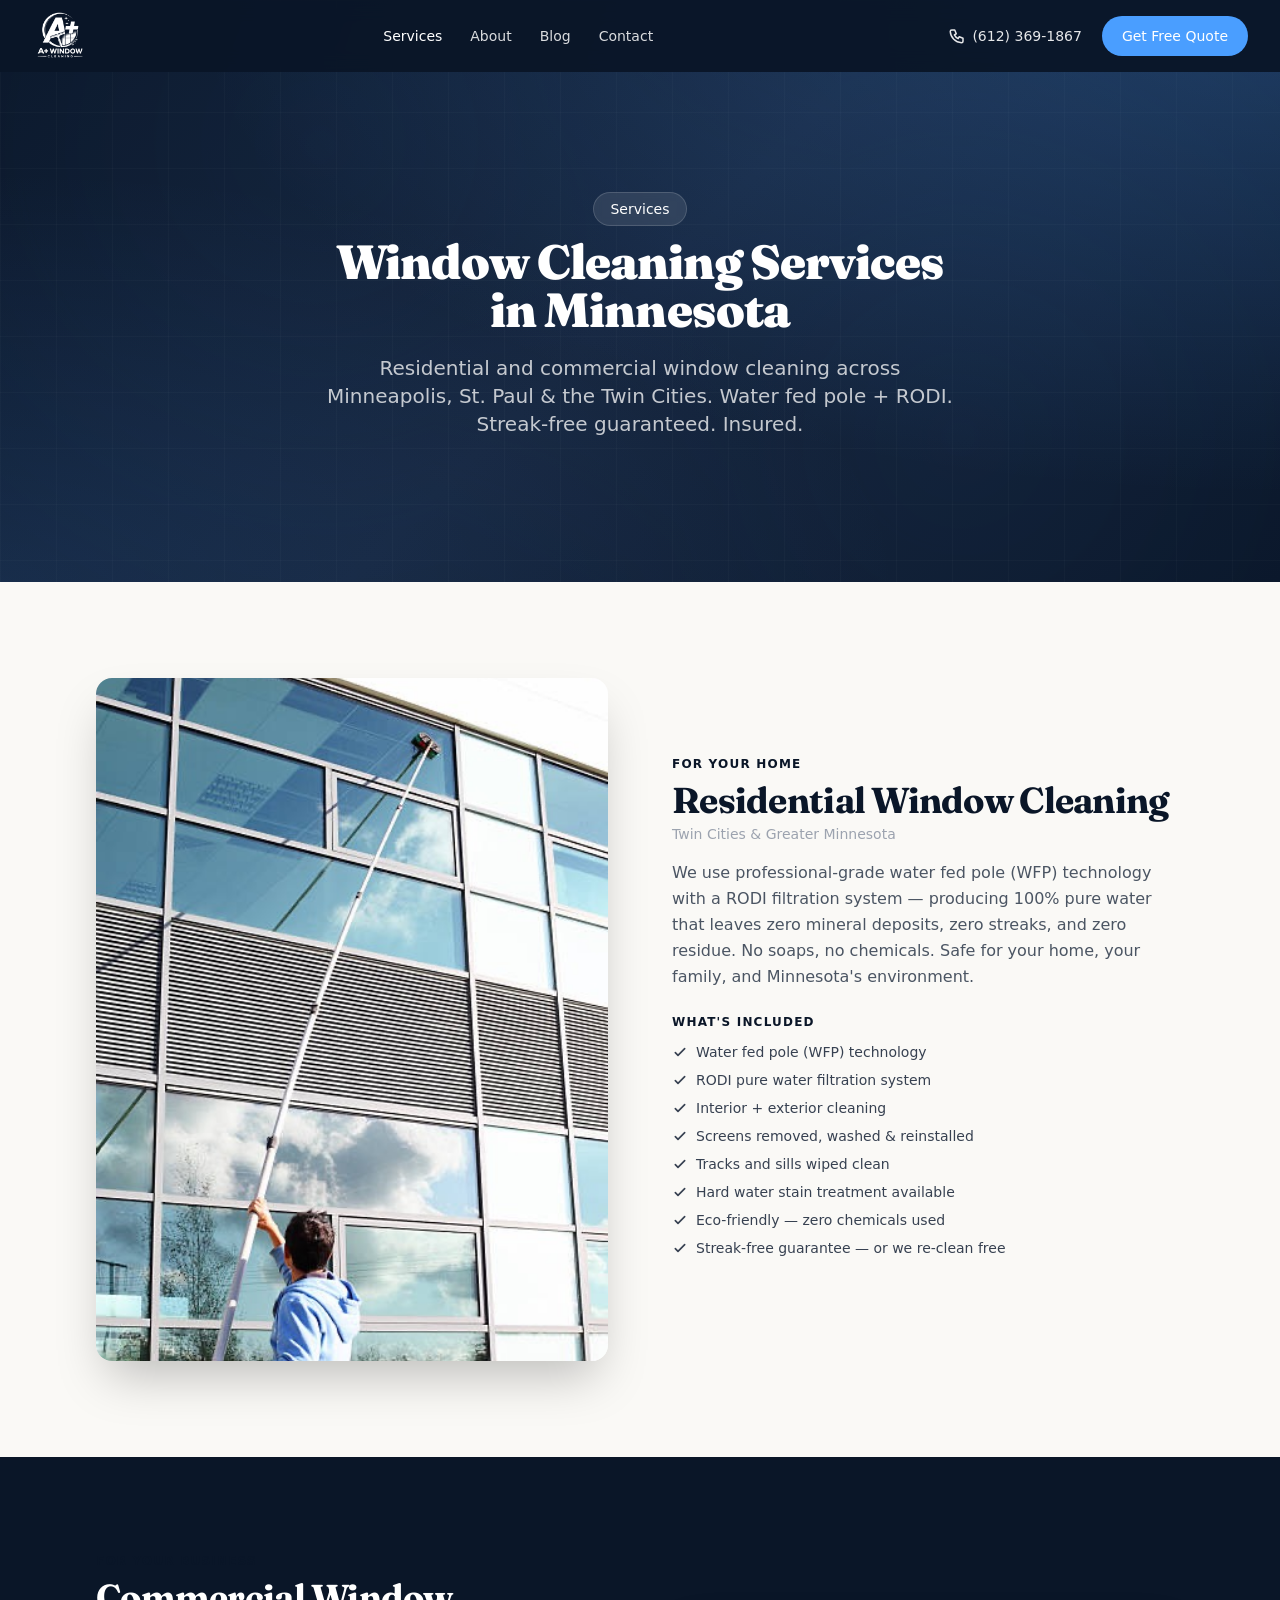
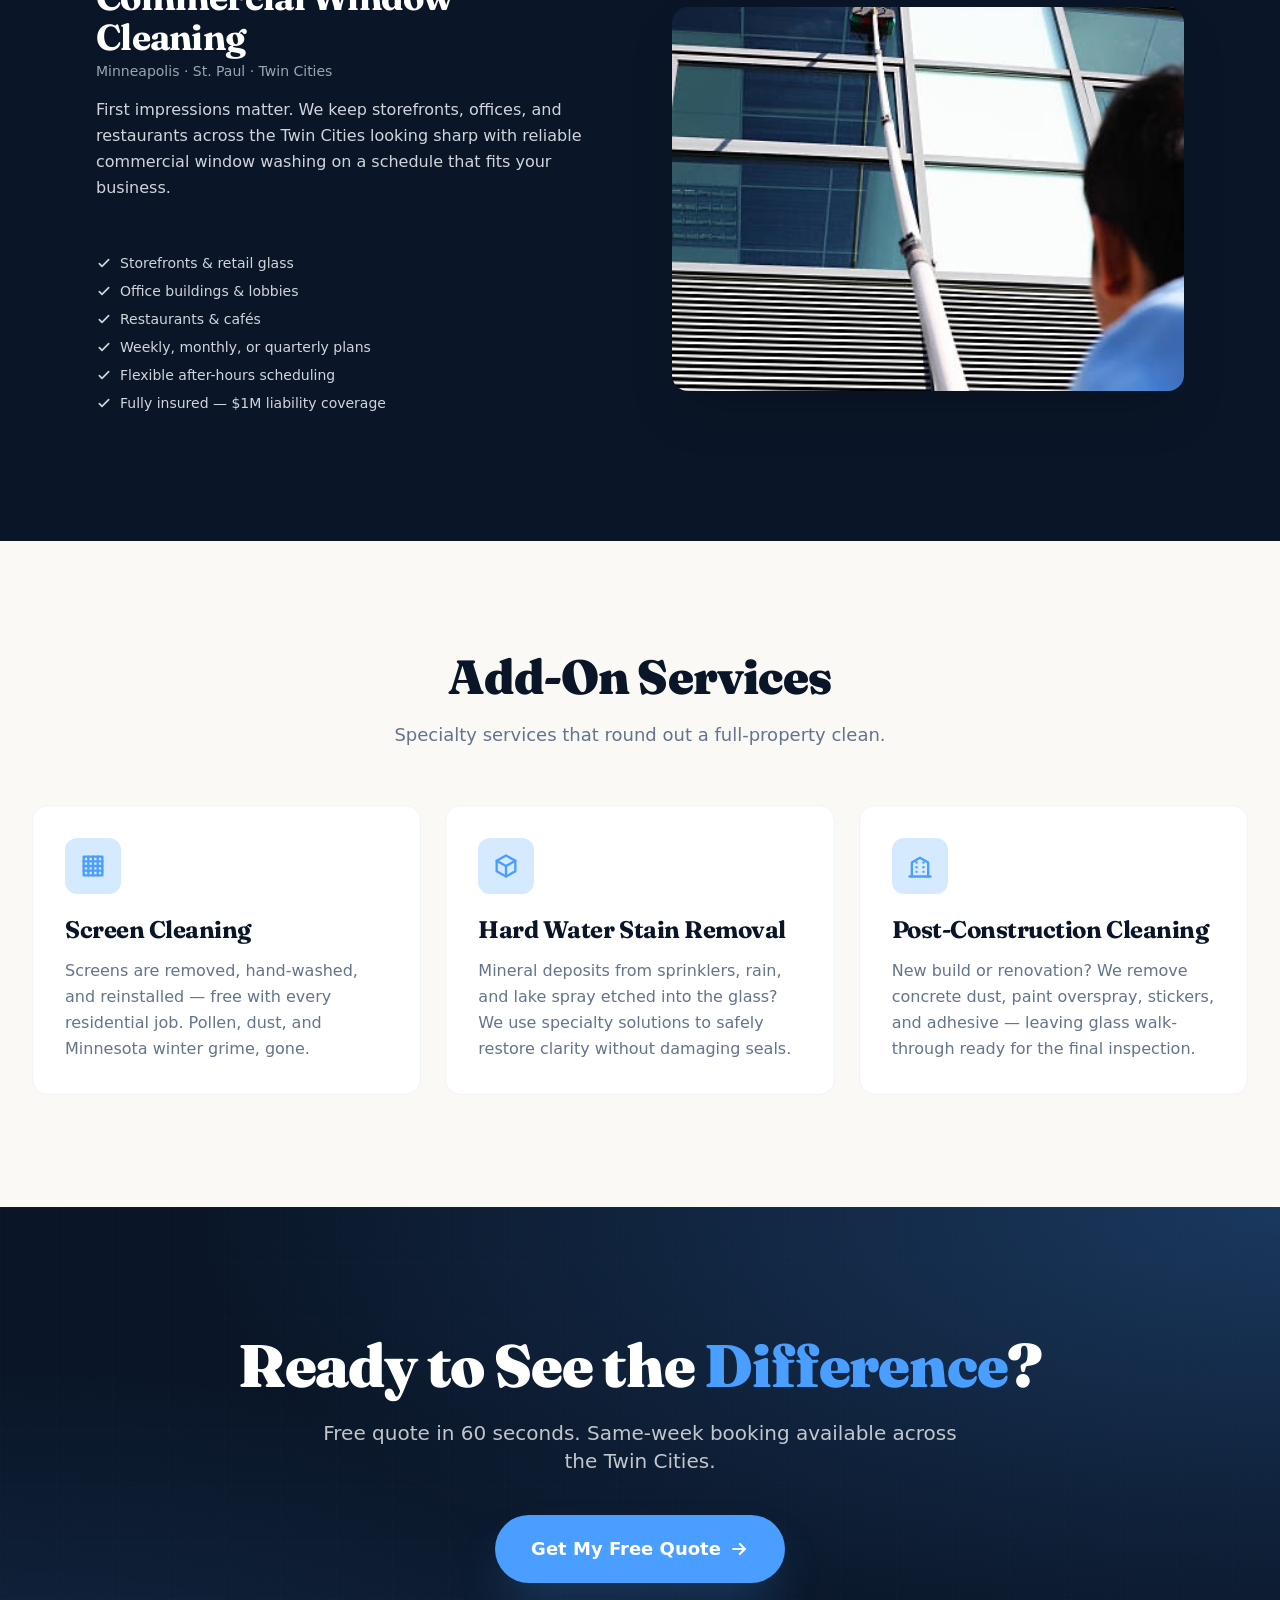
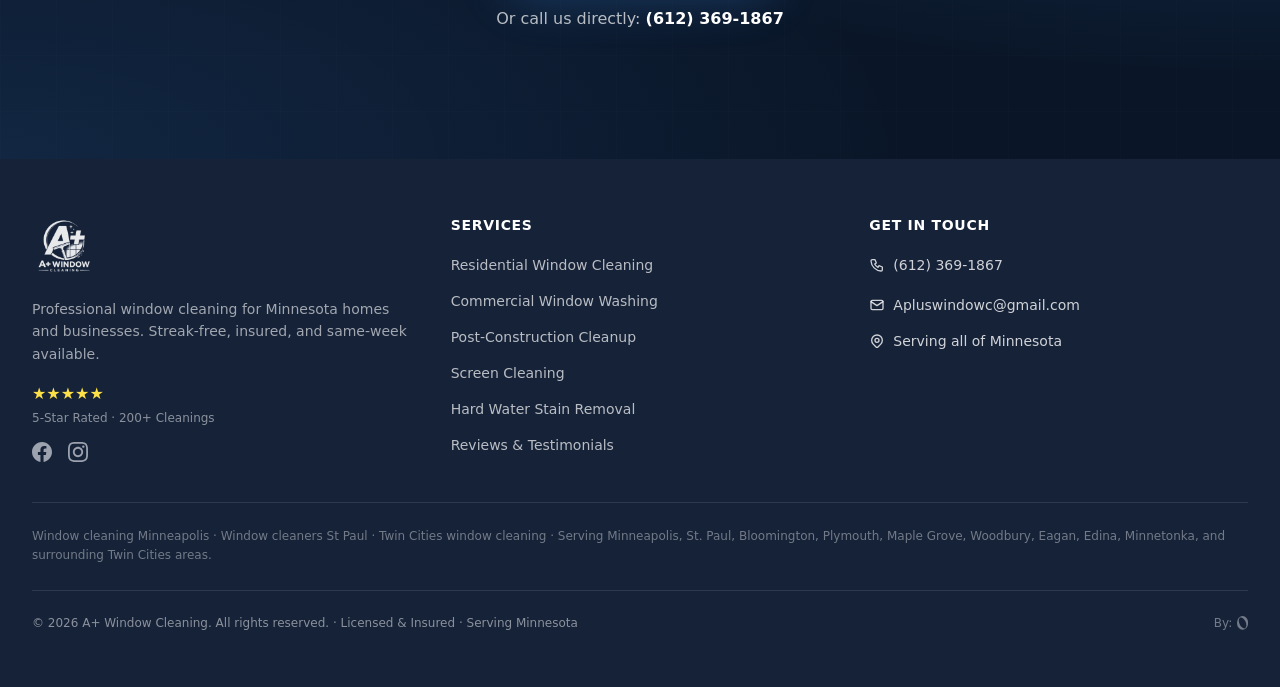
<file: services.html>
<!DOCTYPE html>
<html lang="en">
<head>
<meta charset="UTF-8" />
<meta name="viewport" content="width=device-width, initial-scale=1.0" />
<link rel="icon" type="image/png" sizes="32x32" href="/assets/favicon-32.png" />
<link rel="icon" type="image/png" sizes="512x512" href="/assets/icon-512.png" />
<link rel="apple-touch-icon" sizes="180x180" href="/assets/apple-touch-icon-180.png" />
<title>Window Cleaning Services Minnesota | Water Fed Pole + RODI | A+ Window Cleaning Minneapolis</title>
<meta name="description" content="Professional residential and commercial window cleaning across Minnesota. Water fed pole with RODI pure water filtration. Screens included, eco-friendly, fully insured. Minneapolis, St. Paul & Twin Cities." />
<meta name="keywords" content="window cleaning services Minneapolis, residential window cleaning Twin Cities, commercial window washing Minneapolis, water fed pole window cleaning Minnesota, RODI pure water window cleaning, hard water stain removal Minnesota, post construction window cleaning Minneapolis" />
<link rel="canonical" href="https://aplus-window-cleaning.vercel.app/services.html" />

<!-- Open Graph -->
<meta property="og:type" content="website" />
<meta property="og:title" content="Window Cleaning Services Minnesota | Water Fed Pole + RODI | A+ Window Cleaning" />
<meta property="og:description" content="Residential and commercial window cleaning across Minneapolis, St. Paul & Twin Cities. Water fed pole + RODI pure water. Streak-free guaranteed." />
<meta property="og:url" content="https://aplus-window-cleaning.vercel.app/services.html" />
<meta property="og:image" content="https://aplus-window-cleaning.vercel.app/assets/logo.png" />

<!--
TODO: REPLACE PLACEHOLDER IMAGES
Download free high-res images from unsplash.com using these searches,
save into /assets/ folder with exact filenames below:

  hero-home.jpg              → search "clean modern house windows sunlight"
  services-residential.jpg   → search "suburban american house exterior"
  services-commercial.jpg    → search "modern storefront glass building"
  about-owner.jpg            → search "professional cleaner uniform smiling" (or owner's real photo)
  blog-cost.jpg              → search "modern house exterior daytime"
  blog-hardwater.jpg         → search "water spots glass closeup"
  blog-seasonal.jpg          → search "minnesota autumn home"
  contact-bg.jpg             → search "homeowner kitchen window light"
  og-image.jpg               → branded 1200x630 social share image
  logo.png                   → A+ Window Cleaning logo
-->
<!-- TODO: Meta Pixel ID -->
<!-- TODO: GA4 Measurement ID -->
<!-- TODO: Google Ads Conversion ID -->

<!-- Preconnect for performance -->
<link rel="preconnect" href="https://fonts.googleapis.com" />
<link rel="preconnect" href="https://fonts.gstatic.com" crossorigin />
<link rel="preconnect" href="https://api.fontshare.com" />
<link rel="preconnect" href="https://cdn.fontshare.com" crossorigin />
<link href="https://fonts.googleapis.com/css2?family=Fraunces:opsz,wght@9..144,400;9..144,700;9..144,900&display=swap" rel="stylesheet" />
<link href="https://api.fontshare.com/v2/css?f[]=cabinet-grotesk@400,500,700,800&display=swap" rel="stylesheet" />

<link rel="stylesheet" href="/assets/tailwind.css" />

<style>
  html { scroll-behavior: smooth; }
  body { font-family: 'Cabinet Grotesk', system-ui, sans-serif; color: #0A1628; background: #FAF9F6; -webkit-font-smoothing: antialiased; }
  h1, h2, h3, h4, h5 { font-family: 'Fraunces', serif; letter-spacing: -0.02em; }
  .reveal { opacity: 0; transform: translateY(24px); transition: opacity 0.8s ease, transform 0.8s ease; }
  .reveal.visible { opacity: 1; transform: translateY(0); }
  .hero-grid { background-image: linear-gradient(rgba(255,255,255,0.04) 1px, transparent 1px), linear-gradient(90deg, rgba(255,255,255,0.04) 1px, transparent 1px); background-size: 56px 56px; }
  .hero-glow { background: radial-gradient(ellipse at top right, rgba(74,158,255,0.25), transparent 60%), radial-gradient(ellipse at bottom left, rgba(74,158,255,0.12), transparent 50%); }
  .btn-primary { background: #4A9EFF; color: #fff; transition: all 0.2s ease; }
  .btn-primary:hover { background: #3B8EEE; transform: translateY(-1px); box-shadow: 0 12px 24px -8px rgba(74,158,255,0.5); }
  .btn-outline { border: 1.5px solid rgba(255,255,255,0.4); color: #fff; transition: all 0.2s ease; }
  .btn-outline:hover { border-color: #fff; background: rgba(255,255,255,0.08); }
  #nav { transition: background-color 0.3s ease, backdrop-filter 0.3s ease, box-shadow 0.3s ease; background-color: rgba(10,22,40,0.95); backdrop-filter: blur(10px); }
  #nav.scrolled { box-shadow: 0 4px 24px rgba(0,0,0,0.15); }
  ::selection { background: #4A9EFF; color: #fff; }

  /* ─── Mobile menu smooth dropdown ─── */
  .mobile-menu-closed { max-height: 0; overflow: hidden; transition: max-height 0.3s ease-in-out; }
  .mobile-menu-open { max-height: 320px; overflow: hidden; transition: max-height 0.3s ease-in-out; }
  #mobile-menu a { transition: color 0.2s ease, background-color 0.2s ease; }

  /* ─── Mobile polish ─── */
  @media (max-width: 767px) {
    input, select, textarea { font-size: 16px !important; }
    button, .btn-primary, .btn-outline, [role="button"] { min-height: 44px; }
    #nav { height: 64px; }
    #hamburger { width: 2rem; height: 2rem; padding: 0; }
    .mobile-menu-open { max-height: 280px !important; }
  }
  @media (min-width: 768px) { #nav { height: 72px; } }
  .nav-active { color: #4A9EFF !important; }

  /* ─── Services page image wrappers ─── */
  @media (max-width: 767px) {
    .residential-img-wrap { height: 260px !important; }
    .commercial-img-wrap { height: 260px !important; }
  }
  @media (min-width: 768px) {
    .residential-img-wrap { aspect-ratio: 3/4; height: auto !important; }
    .commercial-img-wrap { aspect-ratio: 4/3; height: auto !important; }
  }

  /* ─── Global mobile polish ─── */
  @media (max-width: 767px) {
    html, body { overflow-x: hidden !important; width: 100% !important; word-break: break-word; }

    section {
      padding-top: 3rem !important;
      padding-bottom: 3rem !important;
      padding-left: 1.25rem !important;
      padding-right: 1.25rem !important;
    }

    h1 { font-size: clamp(1.9rem, 7.5vw, 2.8rem) !important; line-height: 1.1 !important; }
    h2 { font-size: clamp(1.5rem, 5.5vw, 2rem) !important; line-height: 1.2 !important; }
    h3 { font-size: 1.1rem !important; line-height: 1.3 !important; }

    p { font-size: 0.9rem !important; line-height: 1.7 !important; }
    li { font-size: 0.875rem !important; line-height: 1.6 !important; }
    img { max-width: 100% !important; height: auto !important; }
    #nav img { height: 3rem !important; width: auto !important; max-width: none !important; }
    input, select, textarea { font-size: 16px !important; }

    /* 09 Service rows stack on mobile */
    .flex-col.md\:flex-row, .flex-col.md\:flex-row-reverse { flex-direction: column !important; }
    .residential-img-wrap, .commercial-img-wrap { width: 100% !important; border-radius: 1rem !important; }

    .max-w-6xl, .max-w-5xl, .max-w-4xl, .max-w-3xl { max-width: 100% !important; }
    .grid-cols-3 { grid-template-columns: 1fr !important; }
    .gap-8, .gap-10, .gap-12, .gap-16 { gap: 1.25rem !important; }
  }
</style>
</head>
<body class="antialiased">

<!-- NAV -->
<nav id="nav" class="fixed top-0 left-0 right-0 z-50 h-[64px] md:h-16">
  <div class="max-w-7xl mx-auto px-4 md:px-8 h-full flex items-center justify-between">
    <a href="/index.html" class="flex items-center" aria-label="A+ Window Cleaning Minnesota home">
      <img src="/assets/logo-200.png" width="200" height="200" alt="A+ Window Cleaning Minnesota" class="h-12 md:h-14 w-auto object-contain" loading="eager" style="filter: brightness(0) invert(1);" />
    </a>
    <div class="hidden md:flex items-center gap-7 text-sm font-medium text-white/85">
      <a href="services.html" class="text-white">Services</a>
      <a href="about.html" class="hover:text-white transition">About</a>
      <a href="blog.html" class="hover:text-white transition">Blog</a>
      <a href="contact.html" class="hover:text-white transition">Contact</a>
    </div>
    <div class="flex items-center gap-2 md:gap-5">
      <a href="tel:+16123691867" class="hidden md:flex items-center gap-1.5 text-white/90 hover:text-white text-sm font-medium">
        <svg xmlns="http://www.w3.org/2000/svg" width="18" height="18" viewBox="0 0 24 24" fill="none" stroke="currentColor" stroke-width="2" stroke-linecap="round" stroke-linejoin="round"><path d="M5 4h4l2 5l-2.5 1.5a11 11 0 0 0 5 5l1.5 -2.5l5 2v4a2 2 0 0 1 -2 2a16 16 0 0 1 -15 -15a2 2 0 0 1 2 -2"/></svg>
        (612) 369-1867
      </a>
      <a href="index.html#quote-form" class="bg-[#4A9EFF] hover:bg-[#3b8fe8] text-white font-medium rounded-full text-sm px-3 py-1.5 md:px-5 md:py-2.5 whitespace-nowrap flex-shrink-0 transition-colors duration-200">Get Free Quote</a>
      <button id="hamburger" type="button" class="md:hidden text-white inline-flex items-center justify-center flex-shrink-0" aria-label="Open menu" aria-expanded="false">
        <svg xmlns="http://www.w3.org/2000/svg" width="28" height="28" viewBox="0 0 24 24" fill="none" stroke="currentColor" stroke-width="2.5" stroke-linecap="round" stroke-linejoin="round"><path d="M4 6h16"/><path d="M4 12h16"/><path d="M4 18h16"/></svg>
      </button>
    </div>
  </div>
  <div id="mobile-menu" class="md:hidden absolute left-0 right-0 top-full shadow-xl mobile-menu-closed" style="background:#0A1628;border-top:1px solid rgba(255,255,255,0.1);">
    <a href="services.html" class="block text-white font-medium hover:text-sky-400" style="padding:1rem 1.5rem;font-size:1rem;border-bottom:1px solid rgba(255,255,255,0.08);">Services</a>
    <a href="about.html" class="block text-white font-medium hover:text-sky-400" style="padding:1rem 1.5rem;font-size:1rem;border-bottom:1px solid rgba(255,255,255,0.08);">About</a>
    <a href="blog.html" class="block text-white font-medium hover:text-sky-400" style="padding:1rem 1.5rem;font-size:1rem;border-bottom:1px solid rgba(255,255,255,0.08);">Blog</a>
    <a href="contact.html" class="block text-white font-medium hover:text-sky-400" style="padding:1rem 1.5rem;font-size:1rem;">Contact</a>
  </div>
</nav>

<!-- HERO -->
<section class="hero-section relative text-white overflow-hidden pt-20 pb-10 md:pt-28 md:pb-16" style="background:linear-gradient(135deg,#0A1628 0%,#152238 50%,#0A1628 100%);">
  <div class="absolute inset-0 opacity-5" style="background-image:radial-gradient(circle at 25% 25%,#4A9EFF 0%,transparent 50%),radial-gradient(circle at 75% 75%,#4A9EFF 0%,transparent 50%);z-index:1;"></div>
  <div class="absolute inset-0 hero-grid opacity-60" style="z-index:2;"></div>
  <div class="absolute inset-0 hero-glow" style="z-index:3;"></div>
  <div class="relative max-w-5xl mx-auto px-4 md:px-8 py-12 md:py-20 text-center w-full" style="z-index:10;">
    <div class="inline-flex items-center gap-2 bg-white/10 border border-white/15 backdrop-blur-sm px-4 py-1.5 rounded-full text-sm font-medium mb-3 text-white">
      Services
    </div>
    <h1 class="hero-h1 font-serif font-black text-3xl md:text-5xl leading-tight mb-5 text-white">Window Cleaning Services<br />in Minnesota</h1>
    <p class="text-sm md:text-xl text-white/80 md:text-white/75 max-w-2xl mx-auto px-4">Residential and commercial window cleaning across Minneapolis, St. Paul & the Twin Cities. Water fed pole + RODI. Streak-free guaranteed. Insured.</p>
  </div>
</section>

<!-- SECTION 1 — Residential -->
<section class="py-16 md:py-24 bg-[#FAF9F6]">
  <div class="max-w-6xl mx-auto px-4 md:px-8">
    <div class="flex flex-col md:flex-row items-center gap-10 md:gap-16">

      <!-- IMAGE LEFT -->
      <div class="w-full md:w-1/2">
        <div class="residential-img-wrap relative rounded-2xl overflow-hidden shadow-2xl w-full" style="height: 280px;">
          <img
            src="/assets/services-hero.jpg?v=2"
            width="408" height="612"
            alt="Water fed pole residential window cleaning Minnesota RODI pure water"
            class="w-full h-full object-cover"
            style="object-position: center 20%;"
            loading="lazy"
            decoding="async"
            onerror="this.src='/assets/placeholder.jpg'">
        </div>
      </div>

      <!-- CONTENT RIGHT -->
      <div class="w-full md:w-1/2">

        <!-- Eyebrow -->
        <p class="text-sky-500 text-xs font-bold uppercase tracking-widest mb-2">
          For Your Home
        </p>

        <!-- Title -->
        <h2 class="font-fraunces text-3xl md:text-4xl font-bold text-navy mb-1 leading-tight">
          Residential Window Cleaning
        </h2>

        <!-- Location tag -->
        <p class="text-gray-400 text-sm mb-4">
          Twin Cities & Greater Minnesota
        </p>

        <!-- Description -->
        <p class="text-gray-600 leading-relaxed mb-6 text-base">
          We use professional-grade water fed pole (WFP) technology with a RODI filtration system — producing 100% pure water that leaves zero mineral deposits, zero streaks, and zero residue. No soaps, no chemicals. Safe for your home, your family, and Minnesota's environment.
        </p>

        <!-- What's Included -->
        <div class="mb-6">
          <p class="text-xs font-bold uppercase tracking-widest text-navy mb-3">
            What's Included
          </p>
          <ul class="space-y-2">
            <li class="flex items-start gap-2 text-sm text-gray-700">
              <svg class="w-4 h-4 text-sky-500 mt-0.5 flex-shrink-0" fill="none" stroke="currentColor" viewBox="0 0 24 24">
                <path stroke-linecap="round" stroke-linejoin="round" stroke-width="2.5" d="M5 13l4 4L19 7"/>
              </svg>
              Water fed pole (WFP) technology
            </li>
            <li class="flex items-start gap-2 text-sm text-gray-700">
              <svg class="w-4 h-4 text-sky-500 mt-0.5 flex-shrink-0" fill="none" stroke="currentColor" viewBox="0 0 24 24">
                <path stroke-linecap="round" stroke-linejoin="round" stroke-width="2.5" d="M5 13l4 4L19 7"/>
              </svg>
              RODI pure water filtration system
            </li>
            <li class="flex items-start gap-2 text-sm text-gray-700">
              <svg class="w-4 h-4 text-sky-500 mt-0.5 flex-shrink-0" fill="none" stroke="currentColor" viewBox="0 0 24 24">
                <path stroke-linecap="round" stroke-linejoin="round" stroke-width="2.5" d="M5 13l4 4L19 7"/>
              </svg>
              Interior + exterior cleaning
            </li>
            <li class="flex items-start gap-2 text-sm text-gray-700">
              <svg class="w-4 h-4 text-sky-500 mt-0.5 flex-shrink-0" fill="none" stroke="currentColor" viewBox="0 0 24 24">
                <path stroke-linecap="round" stroke-linejoin="round" stroke-width="2.5" d="M5 13l4 4L19 7"/>
              </svg>
              Screens removed, washed & reinstalled
            </li>
            <li class="flex items-start gap-2 text-sm text-gray-700">
              <svg class="w-4 h-4 text-sky-500 mt-0.5 flex-shrink-0" fill="none" stroke="currentColor" viewBox="0 0 24 24">
                <path stroke-linecap="round" stroke-linejoin="round" stroke-width="2.5" d="M5 13l4 4L19 7"/>
              </svg>
              Tracks and sills wiped clean
            </li>
            <li class="flex items-start gap-2 text-sm text-gray-700">
              <svg class="w-4 h-4 text-sky-500 mt-0.5 flex-shrink-0" fill="none" stroke="currentColor" viewBox="0 0 24 24">
                <path stroke-linecap="round" stroke-linejoin="round" stroke-width="2.5" d="M5 13l4 4L19 7"/>
              </svg>
              Hard water stain treatment available
            </li>
            <li class="flex items-start gap-2 text-sm text-gray-700">
              <svg class="w-4 h-4 text-sky-500 mt-0.5 flex-shrink-0" fill="none" stroke="currentColor" viewBox="0 0 24 24">
                <path stroke-linecap="round" stroke-linejoin="round" stroke-width="2.5" d="M5 13l4 4L19 7"/>
              </svg>
              Eco-friendly — zero chemicals used
            </li>
            <li class="flex items-start gap-2 text-sm text-gray-700">
              <svg class="w-4 h-4 text-green-500 mt-0.5 flex-shrink-0" fill="none" stroke="currentColor" viewBox="0 0 24 24">
                <path stroke-linecap="round" stroke-linejoin="round" stroke-width="2.5" d="M5 13l4 4L19 7"/>
              </svg>
              <span class="font-medium text-green-700">
                Streak-free guarantee — or we re-clean free
              </span>
            </li>
          </ul>
        </div>

      </div>
    </div>
  </div>
</section>

<!-- SECTION 2 — Commercial -->
<section class="py-16 md:py-24 bg-[#0A1628]">
  <div class="max-w-6xl mx-auto px-4 md:px-8">
    <div class="flex flex-col md:flex-row-reverse items-center gap-10 md:gap-16">

      <!-- IMAGE RIGHT (reversed on desktop) -->
      <div class="w-full md:w-1/2">
        <div class="commercial-img-wrap relative rounded-2xl overflow-hidden shadow-2xl w-full" style="height: 280px;">
          <img
            src="/assets/Image 6.jpg?v=2"
            width="408" height="612"
            alt="Commercial window cleaning Minneapolis storefront office"
            class="w-full h-full object-cover"
            style="object-position: center 20%;"
            loading="lazy"
            decoding="async"
            fetchpriority="low"
            onerror="this.src='/assets/placeholder.jpg'">
        </div>
      </div>

      <!-- CONTENT LEFT -->
      <div class="w-full md:w-1/2">

        <!-- Eyebrow -->
        <p class="text-sky-400 text-xs font-bold uppercase tracking-widest mb-2">
          For Your Business
        </p>

        <!-- Title -->
        <h2 class="font-fraunces text-3xl md:text-4xl font-bold text-white mb-1 leading-tight">
          Commercial Window Cleaning
        </h2>

        <!-- Location tag -->
        <p class="text-gray-400 text-sm mb-4">
          Minneapolis · St. Paul · Twin Cities
        </p>

        <!-- Description -->
        <p class="text-gray-300 leading-relaxed mb-6 text-base">
          First impressions matter. We keep storefronts, offices, and restaurants across the Twin Cities looking sharp with reliable commercial window washing on a schedule that fits your business.
        </p>

        <!-- What We Service -->
        <div class="mb-8">
          <p class="text-xs font-bold uppercase tracking-widest text-sky-400 mb-3">
            What We Service
          </p>
          <ul class="space-y-2">
            <li class="flex items-start gap-2 text-sm text-gray-300">
              <svg class="w-4 h-4 text-sky-400 mt-0.5 flex-shrink-0" fill="none" stroke="currentColor" viewBox="0 0 24 24">
                <path stroke-linecap="round" stroke-linejoin="round" stroke-width="2.5" d="M5 13l4 4L19 7"/>
              </svg>
              Storefronts & retail glass
            </li>
            <li class="flex items-start gap-2 text-sm text-gray-300">
              <svg class="w-4 h-4 text-sky-400 mt-0.5 flex-shrink-0" fill="none" stroke="currentColor" viewBox="0 0 24 24">
                <path stroke-linecap="round" stroke-linejoin="round" stroke-width="2.5" d="M5 13l4 4L19 7"/>
              </svg>
              Office buildings & lobbies
            </li>
            <li class="flex items-start gap-2 text-sm text-gray-300">
              <svg class="w-4 h-4 text-sky-400 mt-0.5 flex-shrink-0" fill="none" stroke="currentColor" viewBox="0 0 24 24">
                <path stroke-linecap="round" stroke-linejoin="round" stroke-width="2.5" d="M5 13l4 4L19 7"/>
              </svg>
              Restaurants & cafés
            </li>
            <li class="flex items-start gap-2 text-sm text-gray-300">
              <svg class="w-4 h-4 text-sky-400 mt-0.5 flex-shrink-0" fill="none" stroke="currentColor" viewBox="0 0 24 24">
                <path stroke-linecap="round" stroke-linejoin="round" stroke-width="2.5" d="M5 13l4 4L19 7"/>
              </svg>
              Weekly, monthly, or quarterly plans
            </li>
            <li class="flex items-start gap-2 text-sm text-gray-300">
              <svg class="w-4 h-4 text-sky-400 mt-0.5 flex-shrink-0" fill="none" stroke="currentColor" viewBox="0 0 24 24">
                <path stroke-linecap="round" stroke-linejoin="round" stroke-width="2.5" d="M5 13l4 4L19 7"/>
              </svg>
              Flexible after-hours scheduling
            </li>
            <li class="flex items-start gap-2 text-sm text-gray-300">
              <svg class="w-4 h-4 text-sky-400 mt-0.5 flex-shrink-0" fill="none" stroke="currentColor" viewBox="0 0 24 24">
                <path stroke-linecap="round" stroke-linejoin="round" stroke-width="2.5" d="M5 13l4 4L19 7"/>
              </svg>
              Fully insured — $1M liability coverage
            </li>
          </ul>
        </div>

      </div>
    </div>
  </div>
</section>

<!-- SECTION 3 — Add-Ons -->
<section class="bg-cream py-12 md:py-28">
  <div class="max-w-7xl mx-auto px-4 md:px-8">
    <div class="text-center max-w-3xl mx-auto mb-10 md:mb-14 reveal">
      <h2 class="font-serif font-black text-3xl md:text-5xl mb-5 text-navy">Add-On Services</h2>
      <p class="text-base md:text-lg text-text-muted">Specialty services that round out a full-property clean.</p>
    </div>
    <div class="grid md:grid-cols-3 gap-6">
      <div class="reveal bg-white rounded-2xl p-6 md:p-8 border border-warm hover:shadow-xl hover:-translate-y-1 transition-all">
        <div class="w-14 h-14 rounded-xl bg-sky-light text-sky flex items-center justify-center mb-5">
          <svg xmlns="http://www.w3.org/2000/svg" width="28" height="28" viewBox="0 0 24 24" fill="none" stroke="currentColor" stroke-width="2" stroke-linecap="round" stroke-linejoin="round"><path d="M4 4h16v16h-16z"/><path d="M4 8h16"/><path d="M4 12h16"/><path d="M4 16h16"/><path d="M8 4v16"/><path d="M12 4v16"/><path d="M16 4v16"/></svg>
        </div>
        <h3 class="font-serif text-xl md:text-2xl font-bold mb-3 text-navy">Screen Cleaning</h3>
        <p class="text-text-muted leading-relaxed">Screens are removed, hand-washed, and reinstalled — free with every residential job. Pollen, dust, and Minnesota winter grime, gone.</p>
      </div>
      <div class="reveal bg-white rounded-2xl p-6 md:p-8 border border-warm hover:shadow-xl hover:-translate-y-1 transition-all">
        <div class="w-14 h-14 rounded-xl bg-sky-light text-sky flex items-center justify-center mb-5">
          <svg xmlns="http://www.w3.org/2000/svg" width="28" height="28" viewBox="0 0 24 24" fill="none" stroke="currentColor" stroke-width="2" stroke-linecap="round" stroke-linejoin="round"><path d="M12 3l8 4.5l0 9l-8 4.5l-8 -4.5l0 -9z"/><path d="M12 12l8 -4.5"/><path d="M12 12l0 9"/><path d="M12 12l-8 -4.5"/></svg>
        </div>
        <h3 class="font-serif text-xl md:text-2xl font-bold mb-3 text-navy">Hard Water Stain Removal</h3>
        <p class="text-text-muted leading-relaxed">Mineral deposits from sprinklers, rain, and lake spray etched into the glass? We use specialty solutions to safely restore clarity without damaging seals.</p>
      </div>
      <div class="reveal bg-white rounded-2xl p-6 md:p-8 border border-warm hover:shadow-xl hover:-translate-y-1 transition-all">
        <div class="w-14 h-14 rounded-xl bg-sky-light text-sky flex items-center justify-center mb-5">
          <svg xmlns="http://www.w3.org/2000/svg" width="28" height="28" viewBox="0 0 24 24" fill="none" stroke="currentColor" stroke-width="2" stroke-linecap="round" stroke-linejoin="round"><path d="M3 21l18 0"/><path d="M5 21v-12l7 -4l7 4v12"/><path d="M9 9l0 .01"/><path d="M9 13l0 .01"/><path d="M9 17l0 .01"/><path d="M15 9l0 .01"/><path d="M15 13l0 .01"/><path d="M15 17l0 .01"/></svg>
        </div>
        <h3 class="font-serif text-xl md:text-2xl font-bold mb-3 text-navy">Post-Construction Cleaning</h3>
        <p class="text-text-muted leading-relaxed">New build or renovation? We remove concrete dust, paint overspray, stickers, and adhesive — leaving glass walk-through ready for the final inspection.</p>
      </div>
    </div>
  </div>
</section>

<!-- FINAL CTA -->
<section class="bg-navy text-white py-16 md:py-32 relative overflow-hidden">
  <div class="absolute inset-0 hero-grid opacity-30"></div>
  <div class="absolute inset-0 hero-glow"></div>
  <div class="relative max-w-4xl mx-auto px-4 md:px-8 text-center">
    <h2 class="reveal font-serif font-black text-3xl md:text-6xl leading-tight mb-6">Ready to See the <span class="text-sky">Difference</span>?</h2>
    <p class="reveal text-base md:text-xl text-white/75 mb-8 md:mb-10 max-w-2xl mx-auto">Free quote in 60 seconds. Same-week booking available across the Twin Cities.</p>
    <div class="reveal">
      <a href="index.html#quote-form" class="btn-primary inline-flex items-center justify-center gap-2 w-full sm:w-auto px-9 py-5 rounded-full font-semibold text-base md:text-lg shadow-2xl shadow-sky/30 min-h-[44px]">
        Get My Free Quote
        <svg xmlns="http://www.w3.org/2000/svg" width="20" height="20" viewBox="0 0 24 24" fill="none" stroke="currentColor" stroke-width="2.5" stroke-linecap="round" stroke-linejoin="round"><path d="M5 12l14 0"/><path d="M13 18l6 -6"/><path d="M13 6l6 6"/></svg>
      </a>
    </div>
    <div class="reveal mt-6 text-white/70">Or call us directly: <a href="tel:+16123691867" class="text-white font-semibold hover:text-sky transition">(612) 369-1867</a></div>
  </div>
</section>

<!-- FOOTER -->
<footer class="bg-navy-mid text-white/80">
  <div class="max-w-7xl mx-auto px-4 md:px-8 md:py-14">
    <!-- Mobile compact footer -->
    <!-- Mobile footer -->
    <div class="md:hidden py-8">
      <!-- Logo + tagline + stars + social (full width) -->
      <div class="col-span-2 mb-6">
        <img src="/assets/logo-200.png" width="200" height="200" alt="A+ Window Cleaning" class="object-contain" style="filter:brightness(0) invert(1);width:110px;height:auto;max-width:110px;" />
        <p class="text-sm text-gray-400 mt-2">Professional window cleaning for Minnesota homes and businesses.</p>
        <p class="text-sm text-yellow-400 mt-2">★★★★★ 5-Star Rated</p>
        <div class="flex gap-4 mt-3">
          <a href="https://www.facebook.com/share/1NKfYwgnC9/" target="_blank" rel="noopener noreferrer" class="text-gray-400 hover:text-sky-400" aria-label="Facebook"><svg class="w-5 h-5" fill="currentColor" viewBox="0 0 24 24"><path d="M24 12.073c0-6.627-5.373-12-12-12s-12 5.373-12 12c0 5.99 4.388 10.954 10.125 11.854v-8.385H7.078v-3.47h3.047V9.43c0-3.007 1.792-4.669 4.533-4.669 1.312 0 2.686.235 2.686.235v2.953H15.83c-1.491 0-1.956.925-1.956 1.874v2.25h3.328l-.532 3.47h-2.796v8.385C19.612 23.027 24 18.062 24 12.073z"/></svg></a>
          <a href="https://www.instagram.com/apluss_wc" target="_blank" rel="noopener noreferrer" class="text-gray-400 hover:text-sky-400" aria-label="Instagram"><svg class="w-5 h-5" fill="currentColor" viewBox="0 0 24 24"><path d="M12 2.163c3.204 0 3.584.012 4.85.07 3.252.148 4.771 1.691 4.919 4.919.058 1.265.069 1.645.069 4.849 0 3.205-.012 3.584-.069 4.849-.149 3.225-1.664 4.771-4.919 4.919-1.266.058-1.644.07-4.85.07-3.204 0-3.584-.012-4.849-.07-3.26-.149-4.771-1.699-4.919-4.92-.058-1.265-.07-1.644-.07-4.849 0-3.204.013-3.583.07-4.849.149-3.227 1.664-4.771 4.919-4.919 1.266-.057 1.645-.069 4.849-.069zm0-2.163c-3.259 0-3.667.014-4.947.072-4.358.2-6.78 2.618-6.98 6.98-.059 1.281-.073 1.689-.073 4.948 0 3.259.014 3.668.072 4.948.2 4.358 2.618 6.78 6.98 6.98 1.281.058 1.689.072 4.948.072 3.259 0 3.668-.014 4.948-.072 4.354-.2 6.782-2.618 6.979-6.98.059-1.28.073-1.689.073-4.948 0-3.259-.014-3.667-.072-4.947-.196-4.354-2.617-6.78-6.979-6.98-1.281-.059-1.69-.073-4.949-.073zm0 5.838c-3.403 0-6.162 2.759-6.162 6.162s2.759 6.163 6.162 6.163 6.162-2.759 6.162-6.163c0-3.403-2.759-6.162-6.162-6.162zm0 10.162c-2.209 0-4-1.79-4-4 0-2.209 1.791-4 4-4s4 1.791 4 4c0 2.21-1.791 4-4 4zm6.406-11.845c-.796 0-1.441.645-1.441 1.44s.645 1.44 1.441 1.44c.795 0 1.439-.645 1.439-1.44s-.644-1.44-1.439-1.44z"/></svg></a>
        </div>
      </div>

      <!-- 2-column grid -->
      <div class="grid grid-cols-2 gap-6">
        <div>
          <div class="text-xs font-semibold tracking-wider text-gray-400 mb-3">SERVICES</div>
          <ul class="space-y-1.5 text-sm text-gray-300">
            <li><a href="/services.html" class="hover:text-white">Residential</a></li>
            <li><a href="/services.html" class="hover:text-white">Commercial</a></li>
            <li><a href="/services.html" class="hover:text-white">Post-Construction</a></li>
            <li><a href="/services.html" class="hover:text-white">Screen Cleaning</a></li>
            <li><a href="/services.html" class="hover:text-white">Hard Water Stains</a></li>
            <li><a href="/reviews.html" class="hover:text-white">Reviews & Testimonials</a></li>
          </ul>
        </div>
        <div>
          <div class="text-xs font-semibold tracking-wider text-gray-400 mb-3">GET IN TOUCH</div>
          <ul class="space-y-2 text-sm text-gray-300">
            <li><a href="tel:+16123691867" class="flex items-center gap-2 hover:text-white"><span>📞</span> (612) 369-1867</a></li>
            <li><a href="mailto:Apluswindowc@gmail.com" class="flex items-center gap-2 hover:text-white break-all"><span>✉</span> Apluswindowc@gmail.com</a></li>
            <li class="flex items-center gap-2"><span>📍</span> Serving all of MN</li>
          </ul>
        </div>

        <!-- SEO keyword strip (full width) -->
        <p class="col-span-2 text-xs text-center text-gray-500 mt-6 leading-relaxed">
          Window cleaning Minneapolis · St. Paul · Twin Cities · Serving Bloomington, Plymouth, Maple Grove, Woodbury, Eagan, Edina, Minnetonka and surrounding areas.
        </p>

        <!-- Copyright bar (full width) -->
        <div class="col-span-2 border-t border-white/10 pt-4 text-center">
          <p class="text-xs text-gray-500">© 2026 A+ Window Cleaning · Licensed & Insured · MN</p>
          <a href="https://omarkhadr.com/?utm_source=aplus-window-cleaning.vercel.app&utm_medium=footer&utm_campaign=by-o" target="_blank" rel="noopener" aria-label="Website by Omar Khadr" title="Website by Omar Khadr" class="inline-flex items-center gap-[0.38em] text-xs text-gray-500 opacity-80 hover:opacity-100 transition-opacity mt-1">By: <svg viewBox="16 8 68 84" aria-hidden="true" focusable="false" style="height:1.15em;width:auto;display:inline-block;vertical-align:-0.18em"><path fill="currentColor" fill-rule="evenodd" d="M84 50A34 42 0 1 0 16 50A34 42 0 1 0 84 50ZM67.814 42.069A19.5 35.5 -24 1 0 32.186 57.931A19.5 35.5 -24 1 0 67.814 42.069Z"/></svg></a>
        </div>
      </div>
    </div>
    <!-- Desktop footer grid -->
    <div class="hidden md:grid md:grid-cols-3 gap-10 mb-10 text-center md:text-left">
      <div>
        <a href="/index.html" class="inline-block mb-3">
          <img src="/assets/logo-200.png" width="200" height="200" alt="A+ Window Cleaning Minnesota" class="h-16 w-auto object-contain mx-auto md:mx-0" loading="lazy" style="filter: brightness(0) invert(1); opacity: 0.9;" />
        </a>
        <p class="text-sm text-white/60 leading-relaxed mb-4">Professional window cleaning for Minnesota homes and businesses. Streak-free, insured, and same-week available.</p>
        <div class="text-yellow-300 mb-1">★★★★★</div>
        <div class="text-xs text-white/50">5-Star Rated · 200+ Cleanings</div>
        <div class="flex gap-4 mt-4 justify-center md:justify-start">
          <a href="https://www.facebook.com/share/1NKfYwgnC9/" target="_blank" rel="noopener noreferrer" class="text-gray-400 hover:text-sky-400 transition-colors" aria-label="A+ Window Cleaning on Facebook">
            <svg xmlns="http://www.w3.org/2000/svg" class="w-5 h-5" fill="currentColor" viewBox="0 0 24 24"><path d="M24 12.073c0-6.627-5.373-12-12-12s-12 5.373-12 12c0 5.99 4.388 10.954 10.125 11.854v-8.385H7.078v-3.47h3.047V9.43c0-3.007 1.792-4.669 4.533-4.669 1.312 0 2.686.235 2.686.235v2.953H15.83c-1.491 0-1.956.925-1.956 1.874v2.25h3.328l-.532 3.47h-2.796v8.385C19.612 23.027 24 18.062 24 12.073z"/></svg>
          </a>
          <a href="https://www.instagram.com/apluss_wc" target="_blank" rel="noopener noreferrer" class="text-gray-400 hover:text-sky-400 transition-colors" aria-label="A+ Window Cleaning on Instagram">
            <svg xmlns="http://www.w3.org/2000/svg" class="w-5 h-5" fill="currentColor" viewBox="0 0 24 24"><path d="M12 2.163c3.204 0 3.584.012 4.85.07 3.252.148 4.771 1.691 4.919 4.919.058 1.265.069 1.645.069 4.849 0 3.205-.012 3.584-.069 4.849-.149 3.225-1.664 4.771-4.919 4.919-1.266.058-1.644.07-4.85.07-3.204 0-3.584-.012-4.849-.07-3.26-.149-4.771-1.699-4.919-4.92-.058-1.265-.07-1.644-.07-4.849 0-3.204.013-3.583.07-4.849.149-3.227 1.664-4.771 4.919-4.919 1.266-.057 1.645-.069 4.849-.069zm0-2.163c-3.259 0-3.667.014-4.947.072-4.358.2-6.78 2.618-6.98 6.98-.059 1.281-.073 1.689-.073 4.948 0 3.259.014 3.668.072 4.948.2 4.358 2.618 6.78 6.98 6.98 1.281.058 1.689.072 4.948.072 3.259 0 3.668-.014 4.948-.072 4.354-.2 6.782-2.618 6.979-6.98.059-1.28.073-1.689.073-4.948 0-3.259-.014-3.667-.072-4.947-.196-4.354-2.617-6.78-6.979-6.98-1.281-.059-1.69-.073-4.949-.073zm0 5.838c-3.403 0-6.162 2.759-6.162 6.162s2.759 6.163 6.162 6.163 6.162-2.759 6.162-6.163c0-3.403-2.759-6.162-6.162-6.162zm0 10.162c-2.209 0-4-1.79-4-4 0-2.209 1.791-4 4-4s4 1.791 4 4c0 2.21-1.791 4-4 4zm6.406-11.845c-.796 0-1.441.645-1.441 1.44s.645 1.44 1.441 1.44c.795 0 1.439-.645 1.439-1.44s-.644-1.44-1.439-1.44z"/></svg>
          </a>
        </div>
      </div>
      <div>
        <div class="font-semibold text-white mb-4 text-sm uppercase tracking-wider">Services</div>
        <ul class="space-y-2 text-sm text-white/70">
          <li><a href="services.html" class="hover:text-sky transition inline-block py-1">Residential Window Cleaning</a></li>
          <li><a href="services.html" class="hover:text-sky transition inline-block py-1">Commercial Window Washing</a></li>
          <li><a href="services.html" class="hover:text-sky transition inline-block py-1">Post-Construction Cleanup</a></li>
          <li><a href="services.html" class="hover:text-sky transition inline-block py-1">Screen Cleaning</a></li>
          <li><a href="services.html" class="hover:text-sky transition inline-block py-1">Hard Water Stain Removal</a></li>
          <li><a href="reviews.html" class="hover:text-sky transition inline-block py-1">Reviews & Testimonials</a></li>
        </ul>
      </div>
      <div>
        <div class="font-semibold text-white mb-4 text-sm uppercase tracking-wider">Get In Touch</div>
        <ul class="space-y-3 text-sm">
          <li><a href="tel:+16123691867" class="flex items-center justify-center md:justify-start gap-2 text-white/80 hover:text-sky transition py-1"><svg xmlns="http://www.w3.org/2000/svg" width="16" height="16" viewBox="0 0 24 24" fill="none" stroke="currentColor" stroke-width="2" stroke-linecap="round" stroke-linejoin="round"><path d="M5 4h4l2 5l-2.5 1.5a11 11 0 0 0 5 5l1.5 -2.5l5 2v4a2 2 0 0 1 -2 2a16 16 0 0 1 -15 -15a2 2 0 0 1 2 -2"/></svg> (612) 369-1867</a></li>
          <li><a href="mailto:Apluswindowc@gmail.com" class="flex items-center justify-center md:justify-start gap-2 text-white/80 hover:text-sky transition py-1 break-all"><svg xmlns="http://www.w3.org/2000/svg" width="16" height="16" viewBox="0 0 24 24" fill="none" stroke="currentColor" stroke-width="2" stroke-linecap="round" stroke-linejoin="round" class="flex-shrink-0"><path d="M3 7a2 2 0 0 1 2 -2h14a2 2 0 0 1 2 2v10a2 2 0 0 1 -2 2h-14a2 2 0 0 1 -2 -2v-10z"/><path d="M3 7l9 6l9 -6"/></svg> Apluswindowc@gmail.com</a></li>
          <li class="flex items-center justify-center md:justify-start gap-2 text-white/80"><svg xmlns="http://www.w3.org/2000/svg" width="16" height="16" viewBox="0 0 24 24" fill="none" stroke="currentColor" stroke-width="2" stroke-linecap="round" stroke-linejoin="round"><path d="M9 11a3 3 0 1 0 6 0a3 3 0 0 0 -6 0"/><path d="M17.657 16.657l-4.243 4.243a2 2 0 0 1 -2.827 0l-4.244 -4.243a8 8 0 1 1 11.314 0z"/></svg> Serving all of Minnesota</li>
        </ul>
      </div>
    </div>
    <div class="hidden md:block border-t border-white/10 pt-6 text-xs text-white/40 leading-relaxed text-center md:text-left">
      Window cleaning Minneapolis · Window cleaners St Paul · Twin Cities window cleaning ·
      Serving Minneapolis, St. Paul, Bloomington, Plymouth, Maple Grove, Woodbury, Eagan, Edina, Minnetonka, and surrounding Twin Cities areas.
    </div>
    <div class="hidden md:flex border-t border-white/10 mt-6 pt-6 flex-col md:flex-row md:items-center md:justify-between gap-3 text-xs text-white/50 text-center md:text-left">
      <div>© 2026 A+ Window Cleaning. All rights reserved. · Licensed & Insured · Serving Minnesota</div>
      <div><a href="https://omarkhadr.com/?utm_source=aplus-window-cleaning.vercel.app&utm_medium=footer&utm_campaign=by-o" target="_blank" rel="noopener" aria-label="Website by Omar Khadr" title="Website by Omar Khadr" class="inline-flex items-center gap-[0.38em] opacity-80 hover:opacity-100 transition-opacity">By: <svg viewBox="16 8 68 84" aria-hidden="true" focusable="false" style="height:1.15em;width:auto;display:inline-block;vertical-align:-0.18em"><path fill="currentColor" fill-rule="evenodd" d="M84 50A34 42 0 1 0 16 50A34 42 0 1 0 84 50ZM67.814 42.069A19.5 35.5 -24 1 0 32.186 57.931A19.5 35.5 -24 1 0 67.814 42.069Z"/></svg></a></div>
    </div>
  </div>
</footer>

<script>
(() => {
  const nav = document.getElementById('nav');
  const onScroll = () => { if (window.scrollY > 80) nav.classList.add('scrolled'); else nav.classList.remove('scrolled'); };
  onScroll(); window.addEventListener('scroll', onScroll, { passive: true });
  const io = new IntersectionObserver((entries) => {
    entries.forEach(e => { if (e.isIntersecting) { e.target.classList.add('visible'); io.unobserve(e.target); } });
  }, { threshold: 0.12, rootMargin: '0px 0px -40px 0px' });
  document.querySelectorAll('.reveal').forEach(el => io.observe(el));

  const hamburger = document.getElementById('hamburger');
  const mobileMenu = document.getElementById('mobile-menu');
  if (hamburger && mobileMenu) {
    const openMenu = () => { mobileMenu.classList.remove('mobile-menu-closed'); mobileMenu.classList.add('mobile-menu-open'); hamburger.setAttribute('aria-expanded','true'); };
    const closeMenu = () => { mobileMenu.classList.remove('mobile-menu-open'); mobileMenu.classList.add('mobile-menu-closed'); hamburger.setAttribute('aria-expanded','false'); };
    hamburger.addEventListener('click', (e) => { e.stopPropagation(); if (mobileMenu.classList.contains('mobile-menu-open')) closeMenu(); else openMenu(); });
    document.addEventListener('click', (e) => { if (!hamburger.contains(e.target) && !mobileMenu.contains(e.target)) closeMenu(); });
    mobileMenu.querySelectorAll('a').forEach(a => a.addEventListener('click', closeMenu));
  }
})();
</script>
</body>
</html>
</file>
